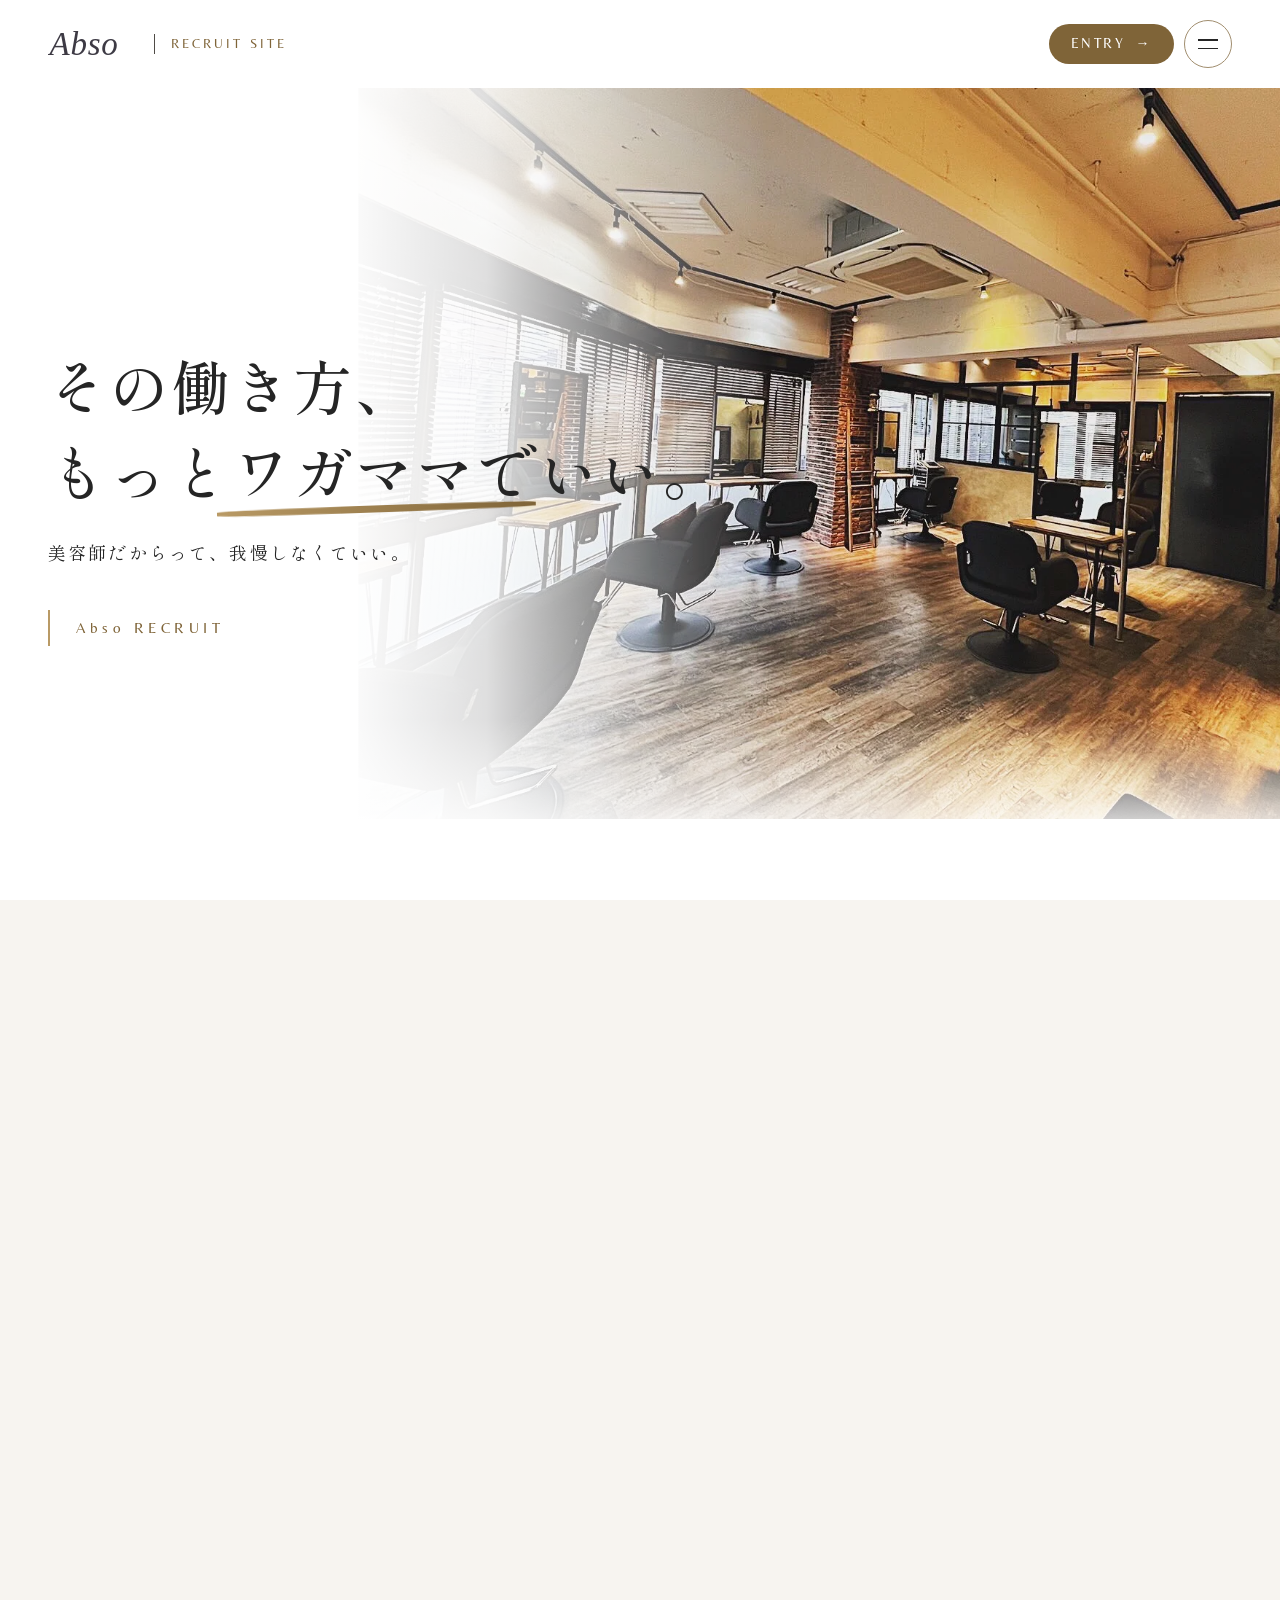
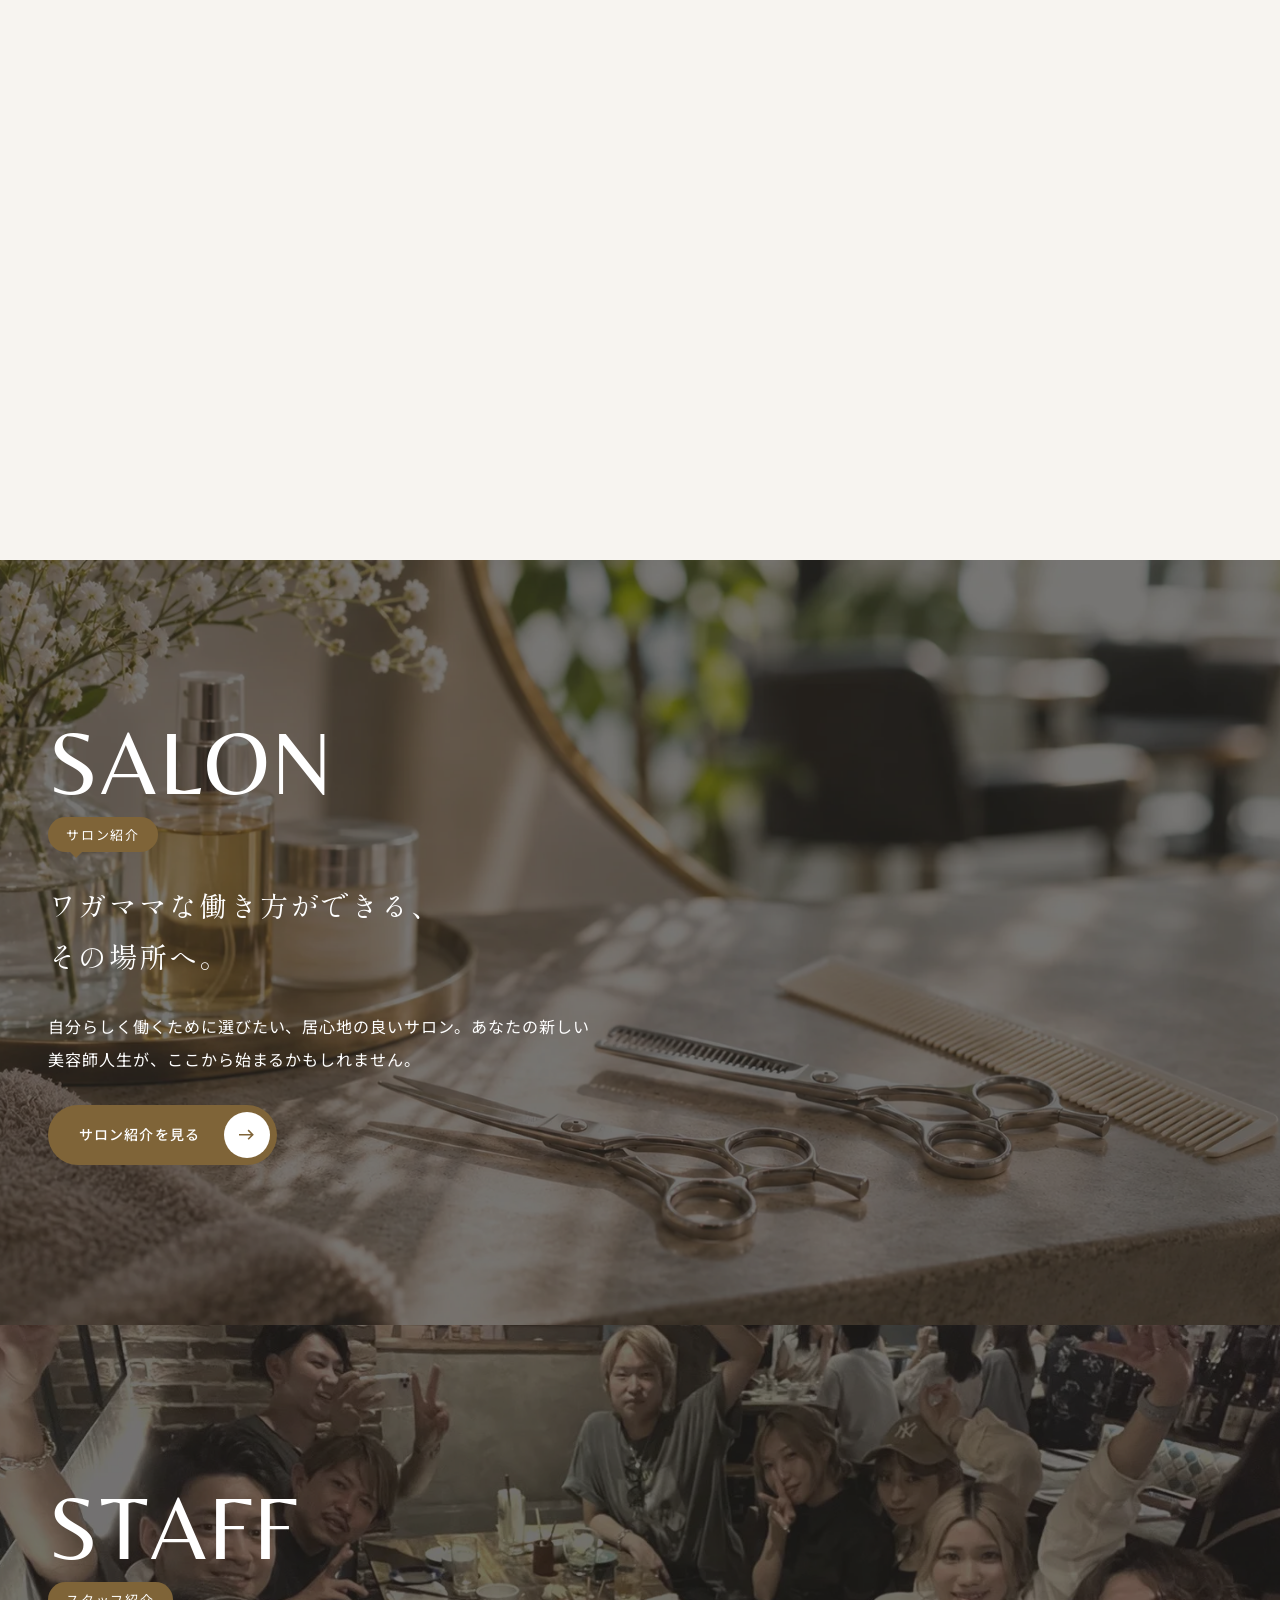
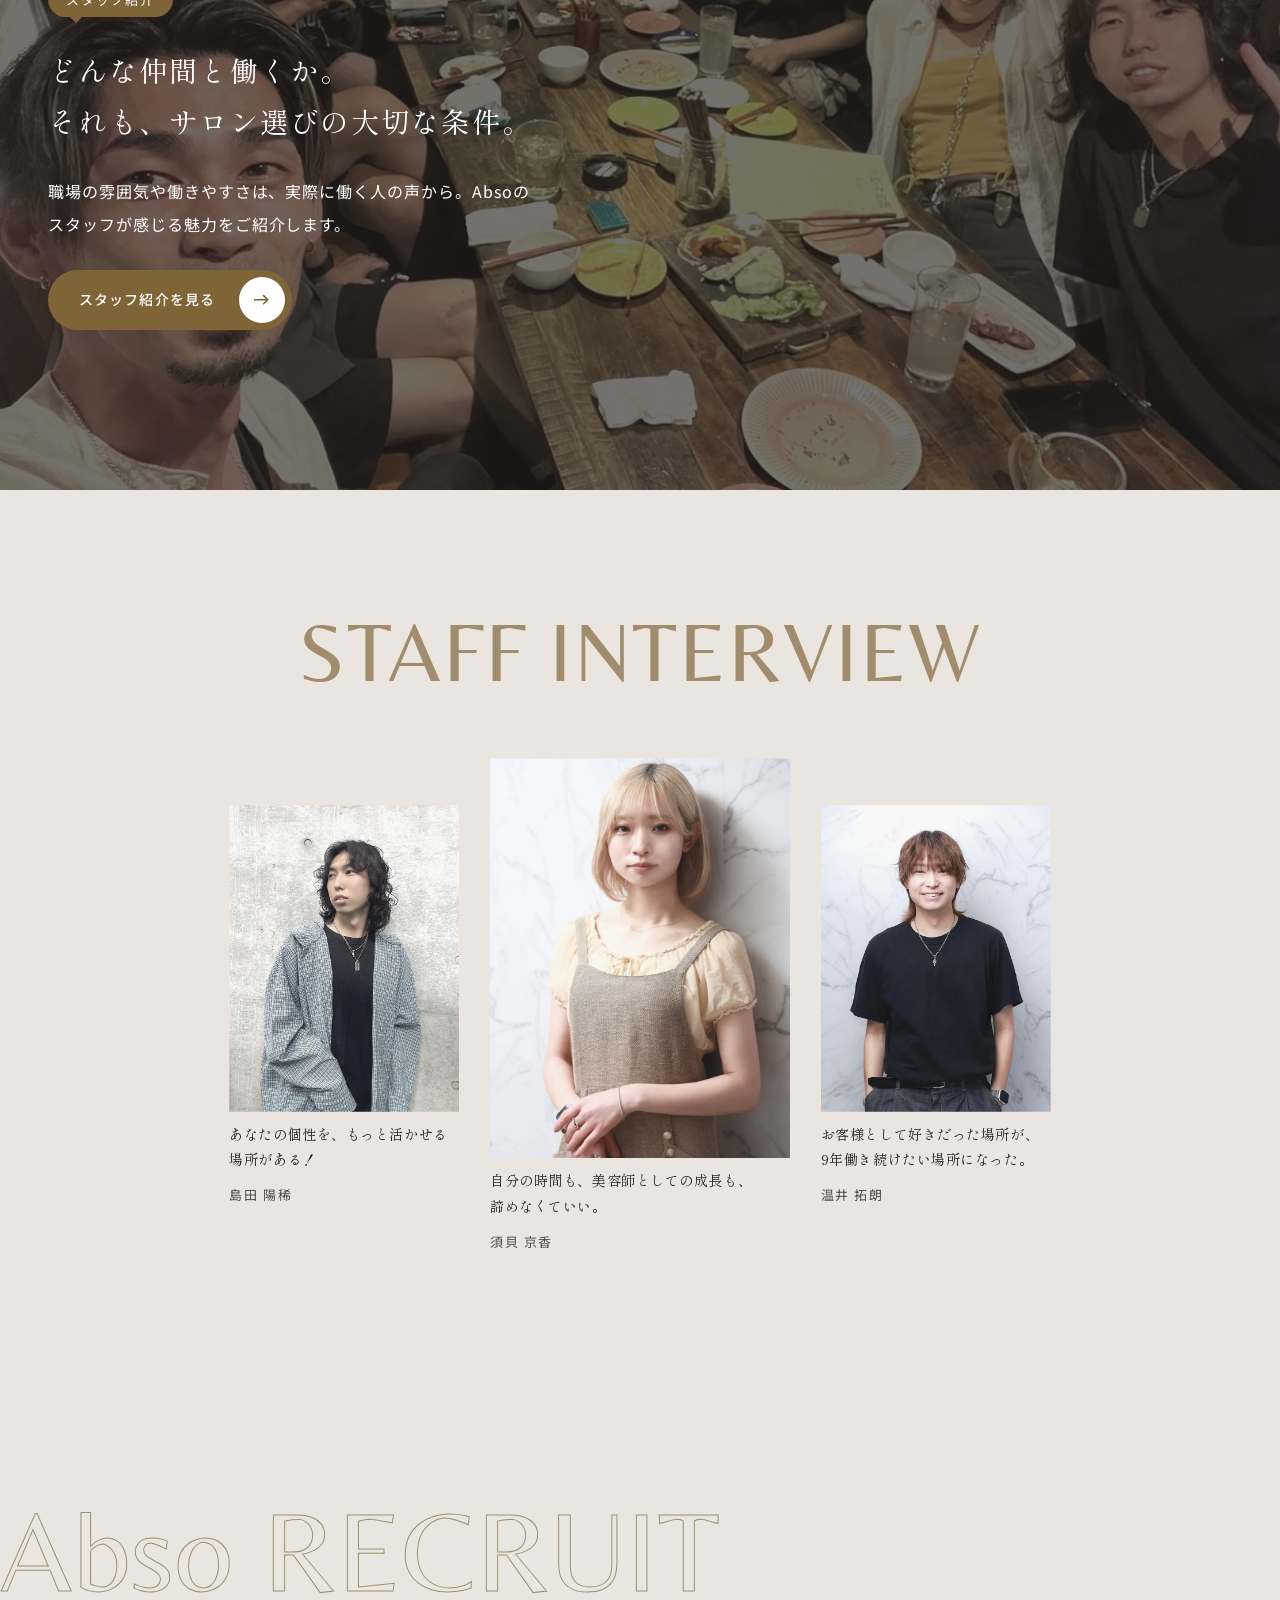
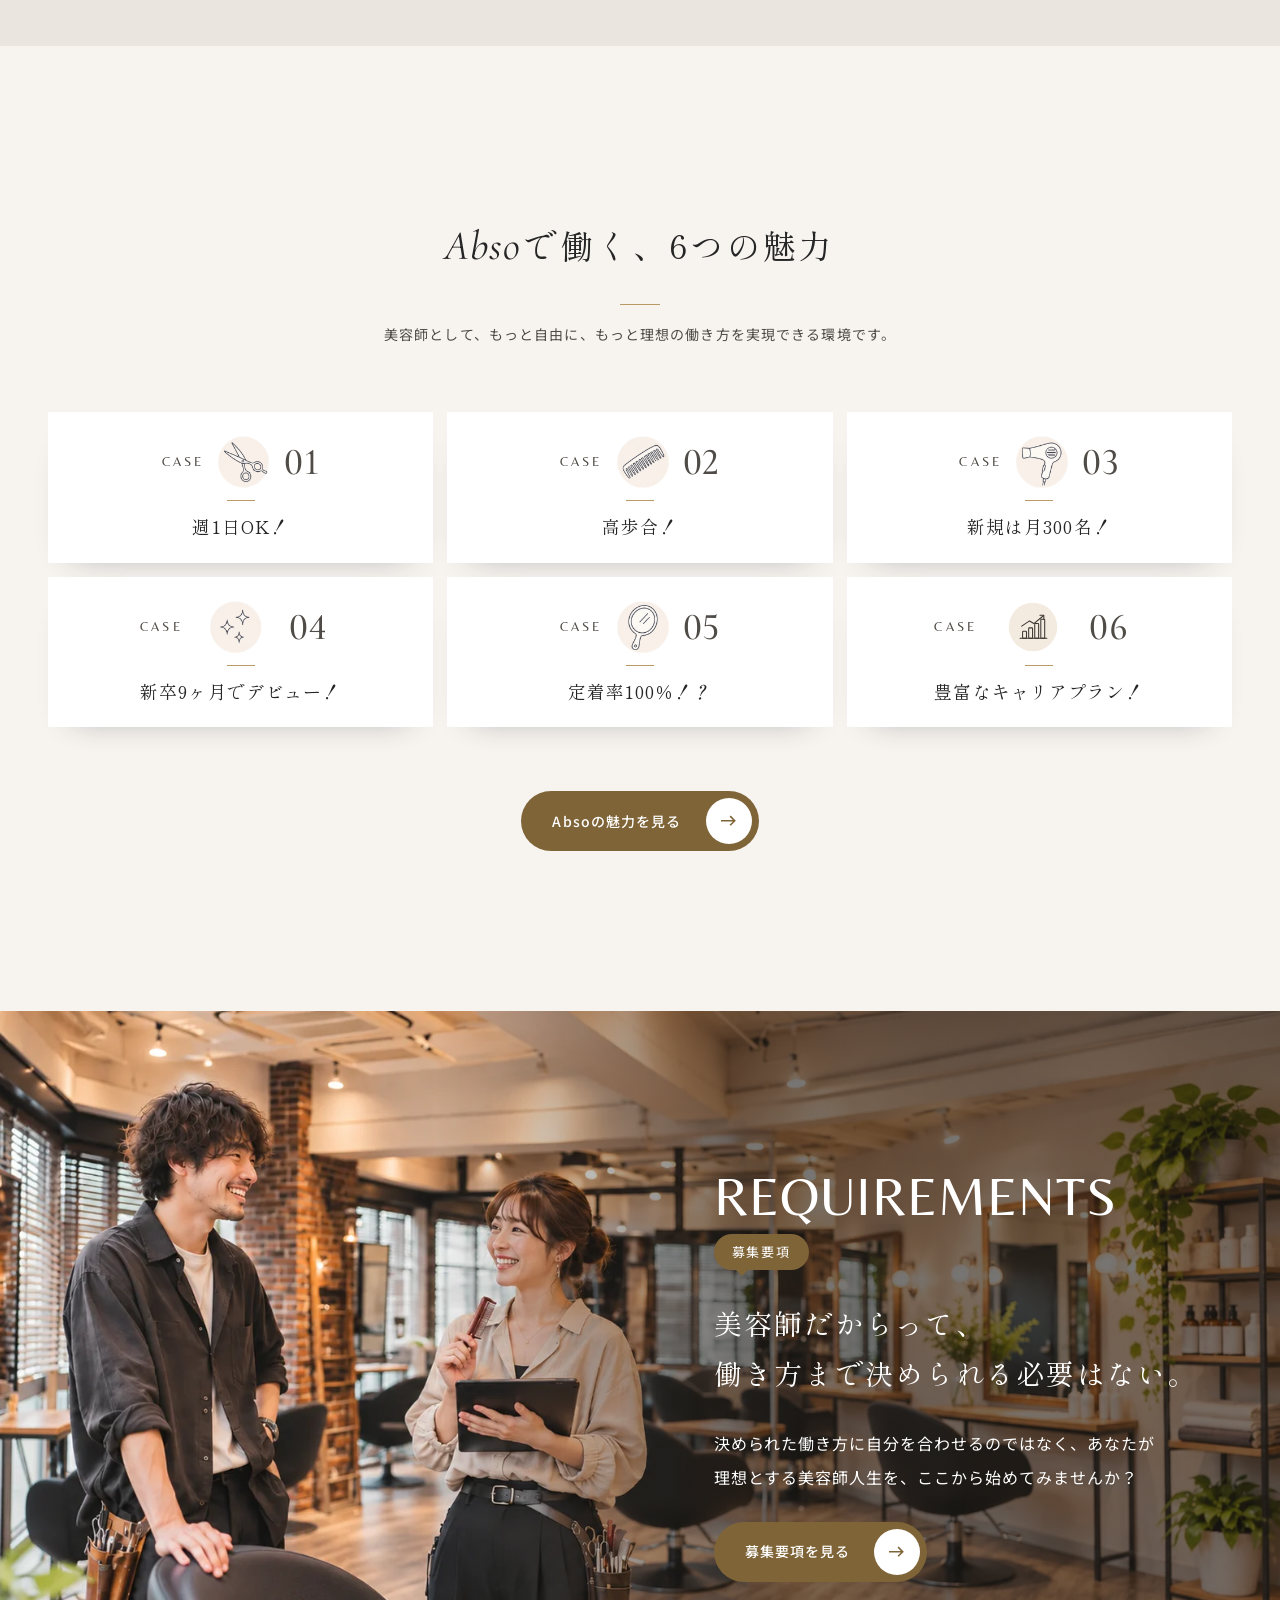
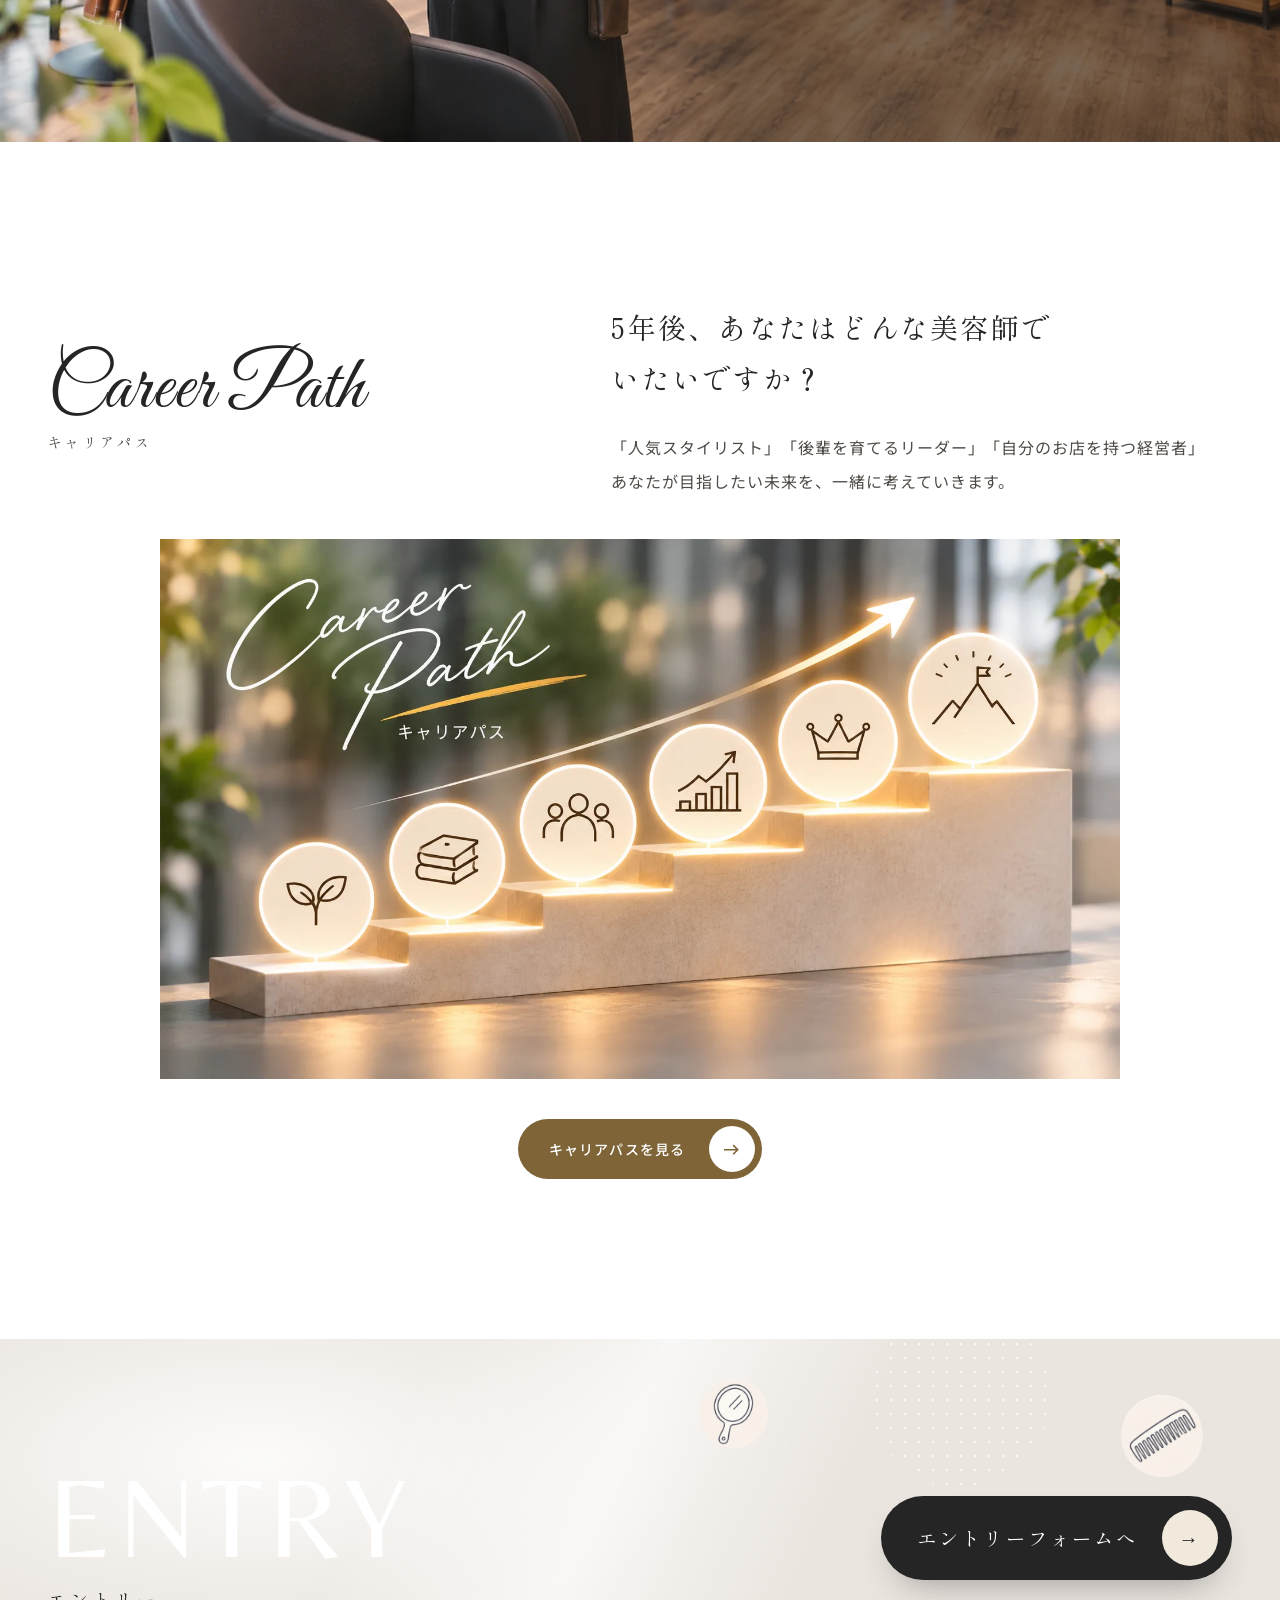
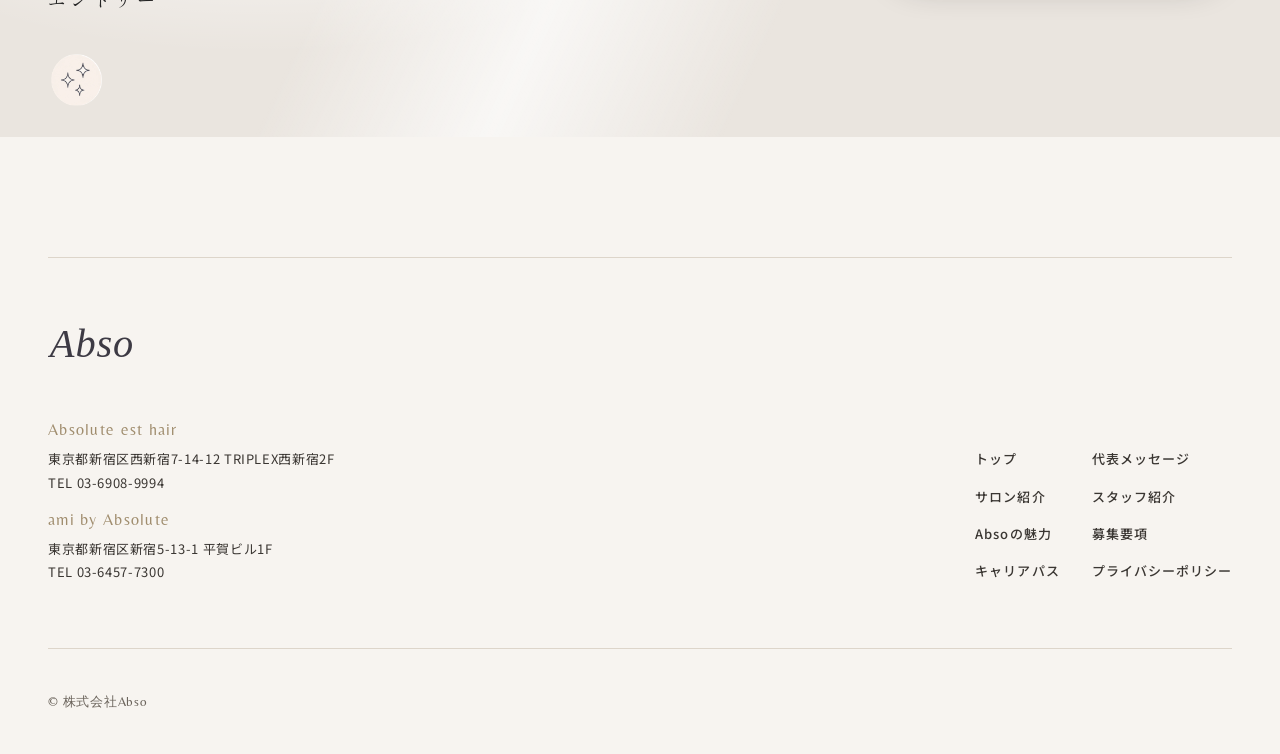
<file: index.html>
<!doctype html>
<html lang="ja">
<head>
<meta charset="utf-8">
<meta name="viewport" content="width=device-width, initial-scale=1">
<meta name="robots" content="noindex, nofollow">
<meta name="generator" content="SPINOVA HP kit v1.0 master">
<title>株式会社Abso 採用サイト｜新宿の美容室 Absolute est hair・ami by Absolute</title>
<meta name="description" content="新宿の美容室 Absolute est hair・ami by Absolute を運営する株式会社Absoの採用サイトです。スタイリスト・アシスタントを募集しています。">
<meta property="og:type" content="website">
<meta property="og:site_name" content="株式会社Abso 採用サイト">
<meta property="og:title" content="株式会社Abso 採用サイト｜新宿の美容室 Absolute est hair・ami by Absolute">
<meta property="og:description" content="新宿の美容室 Absolute est hair・ami by Absolute を運営する株式会社Absoの採用サイトです。スタイリスト・アシスタントを募集しています。">
<meta property="og:url" content="https://hse-inc.github.io/abso-hp/">
<meta property="og:image" content="https://hse-inc.github.io/abso-hp/assets/ogp.jpg?v=20261123c">
<meta property="og:image:width" content="1200">
<meta property="og:image:height" content="630">
<meta name="twitter:card" content="summary_large_image">
<meta name="twitter:image" content="https://hse-inc.github.io/abso-hp/assets/ogp.jpg?v=20261123c">
<link rel="preconnect" href="https://fonts.googleapis.com">
<link rel="preconnect" href="https://fonts.gstatic.com" crossorigin>
<link href="https://fonts.googleapis.com/css2?family=Belleza&family=Great+Vibes&family=Cormorant+Garamond:wght@500&family=Noto+Sans+JP:wght@400;500&family=Shippori+Mincho:wght@400;500&display=swap" rel="stylesheet">
<link rel="icon" href="assets/favicon.ico?v=20261128212101" sizes="any">
<link rel="icon" href="assets/favicon-32.png?v=20261128212101" type="image/png" sizes="32x32">
<link rel="apple-touch-icon" href="assets/apple-touch-icon.png?v=20261128212101">
<link rel="stylesheet" href="tokens.css?v=20261128212101">
<link rel="stylesheet" href="base.css?v=20261128212101">
<link rel="stylesheet" href="style.css?v=20261128212101">
</head>
<body>
<div class="opening" aria-hidden="true"><span class="opening__logo">Abso</span></div>
<div class="progress" aria-hidden="true"></div>

<header class="header header--burger">
  <a class="logo" href="./" aria-label="株式会社Abso 採用サイト トップへ">
    <img class="logo__w" src="assets/logo_w.svg?v=20261128212101" alt="" width="120" height="48">
    <img class="logo__c" src="assets/logo.svg?v=20261128212101" alt="" width="120" height="48">
  </a>
  <span class="header__tag" aria-hidden="true">RECRUIT SITE</span>
  <div class="header__acts">
    <a class="pill" href="entry/">ENTRY<span class="pill__arw" aria-hidden="true">→</span></a>
    <button class="menu-btn" type="button" aria-expanded="false" aria-controls="drawer" aria-label="メニューを開く"><span></span><span></span></button>
  </div>
</header>

<div class="drawer" id="drawer">
  <ul class="drawer__list">
    <li style="--i:0"><a href="./"><span class="drawer__en" aria-hidden="true">TOP</span><span class="drawer__ja">トップ</span></a></li>
    <li style="--i:1"><a href="message/"><span class="drawer__en" aria-hidden="true">MESSAGE</span><span class="drawer__ja">代表メッセージ</span></a></li>
    <li style="--i:2"><a href="salon/"><span class="drawer__en" aria-hidden="true">SALON</span><span class="drawer__ja">サロン紹介</span></a></li>
    <li style="--i:3"><a href="staff/"><span class="drawer__en" aria-hidden="true">STAFF</span><span class="drawer__ja">スタッフ紹介</span></a></li>
    <li style="--i:4"><a href="appeal/"><span class="drawer__en" aria-hidden="true">ABOUT Abso</span><span class="drawer__ja">Absoの魅力</span></a></li>
    <li style="--i:5"><a href="requirements/"><span class="drawer__en" aria-hidden="true">REQUIREMENTS</span><span class="drawer__ja">募集要項</span></a></li>
    <li style="--i:6"><a href="career/"><span class="drawer__en" aria-hidden="true">CAREER PATH</span><span class="drawer__ja">キャリアパス</span></a></li>
  </ul>
</div>

<main>

    <section class="fv" id="top">
    <div class="fv__stage">
      <div class="fv__photo" aria-hidden="true"><img src="assets/fv-store.webp?v=20261128212101" alt="" width="1538" height="1063"></div>
      <div class="fv__veil" aria-hidden="true"></div>
      <div class="wrap fv__body" data-on-photo>
        <h1 class="fv__catch"><span class="fv__line">その働き方、</span><span class="fv__line">もっと<span class="fv__em">ワガママ</span>でいい。</span></h1>
        <p class="fv__lead">美容師だからって、<wbr>我慢しなくていい。</p>
        <p class="fv__brand" aria-hidden="true">Abso RECRUIT</p>
      </div>
      <div class="fv__rep" data-on-photo>
        <div class="fv__rep-img"><img src="assets/rep.webp?v=20261128212101" alt="代表 山口 慎矢" width="763" height="1215"></div>
        <div class="fv__rep-txt">
          <p class="fv__rep-name"><span>代表</span>山口 慎矢</p>
          <a class="btn btn--gold" href="message/" data-todo>代表メッセージを見る<span class="btn__arw"><svg viewBox="0 0 14 10" aria-hidden="true"><path d="M0 5h12M8 1l4 4-4 4" fill="none" stroke="currentColor" stroke-width="1.4"/></svg></span></a>
        </div>
      </div>
    </div>
  </section>

    <section class="sec bgsec" id="salon">
    <div class="bgsec__bg" aria-hidden="true"><img src="assets/salon-tools.webp?v=20261128212101" alt="" width="1600" height="901" loading="lazy"></div>
    <div class="wrap bgsec__in" data-on-photo>
      <div class="ttl2">
        <p class="ttl2__en" aria-hidden="true"><span class="mask"><span>SALON</span></span></p>
        <p class="ttl2__ja">サロン紹介</p>
      </div>
      <h2 class="head rv">ワガママな<wbr>働き方が<wbr>できる、<br>その場所へ。</h2>
      <p class="body rv">自分らしく<wbr>働くために<wbr>選びたい、<wbr>居心地の<wbr>良いサロン。<wbr>あなたの<wbr>新しい<wbr>美容師人生が、<wbr>ここから<wbr>始まるかも<wbr>しれません。</p>
      <p class="sec__more"><a class="btn btn--gold" href="salon/" data-todo>サロン紹介を見る<span class="btn__arw"><svg viewBox="0 0 14 10" aria-hidden="true"><path d="M0 5h12M8 1l4 4-4 4" fill="none" stroke="currentColor" stroke-width="1.4"/></svg></span></a></p>
    </div>
  </section>

    <section class="sec bgsec" id="staff">
    <div class="bgsec__bg" aria-hidden="true"><img src="assets/staff-party.webp?v=20261128212101" alt="" width="1441" height="829" loading="lazy"></div>
    <div class="wrap bgsec__in" data-on-photo>
      <div class="ttl2">
        <p class="ttl2__en" aria-hidden="true"><span class="mask"><span>STAFF</span></span></p>
        <p class="ttl2__ja">スタッフ紹介</p>
      </div>
      <h2 class="head rv">どんな仲間と<wbr>働くか。<br>それも、<wbr>サロン選びの<wbr>大切な条件。</h2>
      <p class="body rv">職場の<wbr>雰囲気や<wbr>働きやすさは、<wbr>実際に<wbr>働く人の<wbr>声から。<wbr>Absoの<wbr>スタッフが<wbr>感じる<wbr>魅力を<wbr>ご紹介します。</p>
      <p class="sec__more"><a class="btn btn--gold" href="staff/" data-todo>スタッフ紹介を見る<span class="btn__arw"><svg viewBox="0 0 14 10" aria-hidden="true"><path d="M0 5h12M8 1l4 4-4 4" fill="none" stroke="currentColor" stroke-width="1.4"/></svg></span></a></p>
    </div>
  </section>
  <section class="interview">
    <p class="interview__en" aria-hidden="true">STAFF INTERVIEW</p>
    <ul class="faces">
      <li class="face rv"><a href="staff/"><span class="face__img pic"><img src="assets/st-shimada.webp?v=20261128212101" alt="" width="800" height="1075" loading="lazy"></span><span class="face__catch">あなたの個性を、<wbr>もっと活かせる<wbr>場所がある！</span><span class="face__name">島田 陽稀</span></a></li>
      <li class="face face--main rv"><a href="staff/"><span class="face__img pic"><img src="assets/st-sugai.webp?v=20261128212101" alt="" width="800" height="1200" loading="lazy"></span><span class="face__catch">自分の時間も、<wbr>美容師としての成長も、<wbr>諦めなくていい。</span><span class="face__name">須貝 京香</span></a></li>
      <li class="face rv"><a href="staff/"><span class="face__img pic"><img src="assets/st-nukui.webp?v=20261128212101" alt="" width="800" height="1200" loading="lazy"></span><span class="face__catch">お客様として<wbr>好きだった場所が、<wbr>9年働き続けたい<wbr>場所になった。</span><span class="face__name">温井 拓朗</span></a></li>
    </ul>
    <p class="faces__dots" aria-hidden="true"><span class="is-on"></span><span></span><span></span></p>
  </section>

  <div class="marquee" aria-hidden="true"><div class="marquee__in"><span>Abso RECRUIT</span><span>Abso RECRUIT</span><span>Abso RECRUIT</span><span>Abso RECRUIT</span><span>Abso RECRUIT</span><span>Abso RECRUIT</span></div></div>

    <section class="sec appeal" id="appeal">
    <div class="wrap appeal__in">
      <div class="appeal__head">
        <h2 class="appeal__ttl"><span class="appeal__abso">Abso</span>で<wbr>働く、<wbr>6つの魅力</h2>
        <p class="appeal__sub" data-todo>美容師として、<wbr>もっと自由に、<wbr>もっと理想の<wbr>働き方を<wbr>実現できる<wbr>環境です。</p>
      </div>
      <ol class="points">
        <li class="point rv"><span class="point__lbl" aria-hidden="true">CASE</span><img class="point__ic" src="assets/il-scissors.webp?v=20261128212101" alt="" width="360" height="360" loading="lazy" aria-hidden="true"><span class="point__no" aria-hidden="true">01</span><span class="point__t">週1日OK！</span></li>
        <li class="point rv"><span class="point__lbl" aria-hidden="true">CASE</span><img class="point__ic" src="assets/il-comb.webp?v=20261128212101" alt="" width="360" height="360" loading="lazy" aria-hidden="true"><span class="point__no" aria-hidden="true">02</span><span class="point__t">高歩合！</span></li>
        <li class="point rv"><span class="point__lbl" aria-hidden="true">CASE</span><img class="point__ic" src="assets/il-dryer.webp?v=20261128212101" alt="" width="360" height="360" loading="lazy" aria-hidden="true"><span class="point__no" aria-hidden="true">03</span><span class="point__t">新規は<wbr>月300名！</span></li>
        <li class="point rv"><span class="point__lbl" aria-hidden="true">CASE</span><img class="point__ic" src="assets/il-sparkle.webp?v=20261128212101" alt="" width="360" height="360" loading="lazy" aria-hidden="true"><span class="point__no" aria-hidden="true">04</span><span class="point__t">新卒9ヶ月で<wbr>デビュー！</span></li>
        <li class="point rv"><span class="point__lbl" aria-hidden="true">CASE</span><img class="point__ic" src="assets/il-mirror.webp?v=20261128212101" alt="" width="360" height="360" loading="lazy" aria-hidden="true"><span class="point__no" aria-hidden="true">05</span><span class="point__t">定着率<wbr><span class="nb">100％！<span class="tilt">？</span></span></span></li>
        <li class="point rv"><span class="point__lbl" aria-hidden="true">CASE</span><img class="point__ic" src="assets/il-graph.svg?v=20261128212101" alt="" width="120" height="120" loading="lazy" aria-hidden="true"><span class="point__no" aria-hidden="true">06</span><span class="point__t">豊富な<wbr>キャリアプラン！</span></li>
      </ol>
      <p class="appeal__more"><a class="btn btn--gold" href="appeal/" data-todo>Absoの魅力を見る<span class="btn__arw"><svg viewBox="0 0 14 10" aria-hidden="true"><path d="M0 5h12M8 1l4 4-4 4" fill="none" stroke="currentColor" stroke-width="1.4"/></svg></span></a></p>
    </div>
  </section>

    <section class="req" id="requirements">
    <div class="req__photo" aria-hidden="true"><img src="assets/req-duo.webp?v=20261128212101" alt="" width="1600" height="900" loading="lazy"></div>
    <div class="wrap req__in" data-on-photo>
      <div class="ttl2">
        <p class="ttl2__en" aria-hidden="true"><span class="mask"><span>REQUIREMENTS</span></span></p>
        <p class="ttl2__ja">募集要項</p>
      </div>
      <h2 class="head rv">美容師だからって、<br>働き方まで<wbr>決められる<wbr>必要はない。</h2>
      <p class="body rv">決められた<wbr>働き方に<wbr>自分を<wbr>合わせるのではなく、<wbr>あなたが<wbr>理想とする<wbr>美容師人生を、<wbr>ここから<wbr>始めて<wbr>みませんか？</p>
      <p class="sec__more"><a class="btn btn--gold" href="requirements/" data-todo>募集要項を見る<span class="btn__arw"><svg viewBox="0 0 14 10" aria-hidden="true"><path d="M0 5h12M8 1l4 4-4 4" fill="none" stroke="currentColor" stroke-width="1.4"/></svg></span></a></p>
    </div>
  </section>

    <section class="sec career" id="career">
    <div class="wrap career__in">
      <p class="career__logo" aria-hidden="true">Career Path<span>キャリアパス</span></p>
      <div class="career__txt">
        <h2 class="head rv">5年後、<wbr>あなたは<wbr>どんな<wbr>美容師で<wbr>いたいですか？</h2>
        <p class="body rv">「人気スタイリスト」<wbr>「後輩を<wbr>育てるリーダー」<wbr>「自分の<wbr>お店を<wbr>持つ経営者」<br>あなたが<wbr>目指したい<wbr>未来を、<wbr>一緒に<wbr>考えていきます。</p>
      </div>
      <div class="career__img pic"><img src="assets/career.webp?v=20261128212101" alt="キャリアパスのイメージ（階段）" width="1671" height="941" loading="lazy"></div>
      <p class="career__more"><a class="btn btn--gold" href="career/" data-todo>キャリアパスを見る<span class="btn__arw"><svg viewBox="0 0 14 10" aria-hidden="true"><path d="M0 5h12M8 1l4 4-4 4" fill="none" stroke="currentColor" stroke-width="1.4"/></svg></span></a></p>
    </div>
  </section>

    <section class="entry" id="entry">
    <span class="dots dots--e1" aria-hidden="true"></span>
    <div class="entry__light" aria-hidden="true"></div>
    <img class="deco deco--e" src="assets/il-comb.webp?v=20261128212101" alt="" width="360" height="360" loading="lazy" aria-hidden="true"><img class="deco deco--f" src="assets/il-mirror.webp?v=20261128212101" alt="" width="360" height="360" loading="lazy" aria-hidden="true"><img class="deco deco--m" src="assets/il-sparkle.webp?v=20261128212101" alt="" width="360" height="360" loading="lazy" aria-hidden="true">
    <div class="wrap entry__in">
      <div class="entry__head">
        <p class="entry__en" aria-hidden="true">ENTRY</p>
        <h2 class="entry__ja">エントリー</h2>
      </div>
      <a class="entry__btn" href="entry/" data-todo>エントリーフォームへ<span aria-hidden="true">→</span></a>
    </div>
  </section>

</main>

<footer class="footer">
  <div class="wrap footer__top">
    <div class="footer__co">
      <a class="footer__logo" href="./" aria-label="株式会社Abso 採用サイト トップへ"><img src="assets/logo.svg?v=20261128212101" alt="" width="120" height="48" loading="lazy"></a>
      <dl class="footer__info">
        <dt>Absolute est hair</dt><dd>東京都新宿区西新宿7-14-12 <span class="nb">TRIPLEX西新宿2F</span><br><a class="nb" href="tel:0369089994">TEL 03-6908-9994</a></dd>
        <dt>ami by Absolute</dt><dd>東京都新宿区新宿5-13-1 <span class="nb">平賀ビル1F</span><br><a class="nb" href="tel:0364577300">TEL 03-6457-7300</a></dd>
      </dl>
    </div>
    <ul class="footer__nav">
      <li><a href="./">トップ</a></li>
      <li><a href="message/">代表メッセージ</a></li>
      <li><a href="salon/">サロン紹介</a></li>
      <li><a href="staff/">スタッフ紹介</a></li>
      <li><a href="appeal/">Absoの魅力</a></li>
      <li><a href="requirements/">募集要項</a></li>
      <li><a href="career/">キャリアパス</a></li>
      <li><a href="privacy/">プライバシーポリシー</a></li>
    </ul>
  </div>
  <p class="wrap footer__copy">© 株式会社Abso</p>
</footer>

<script src="site.js?v=20261128212101"></script>
</body>
</html>
</file>
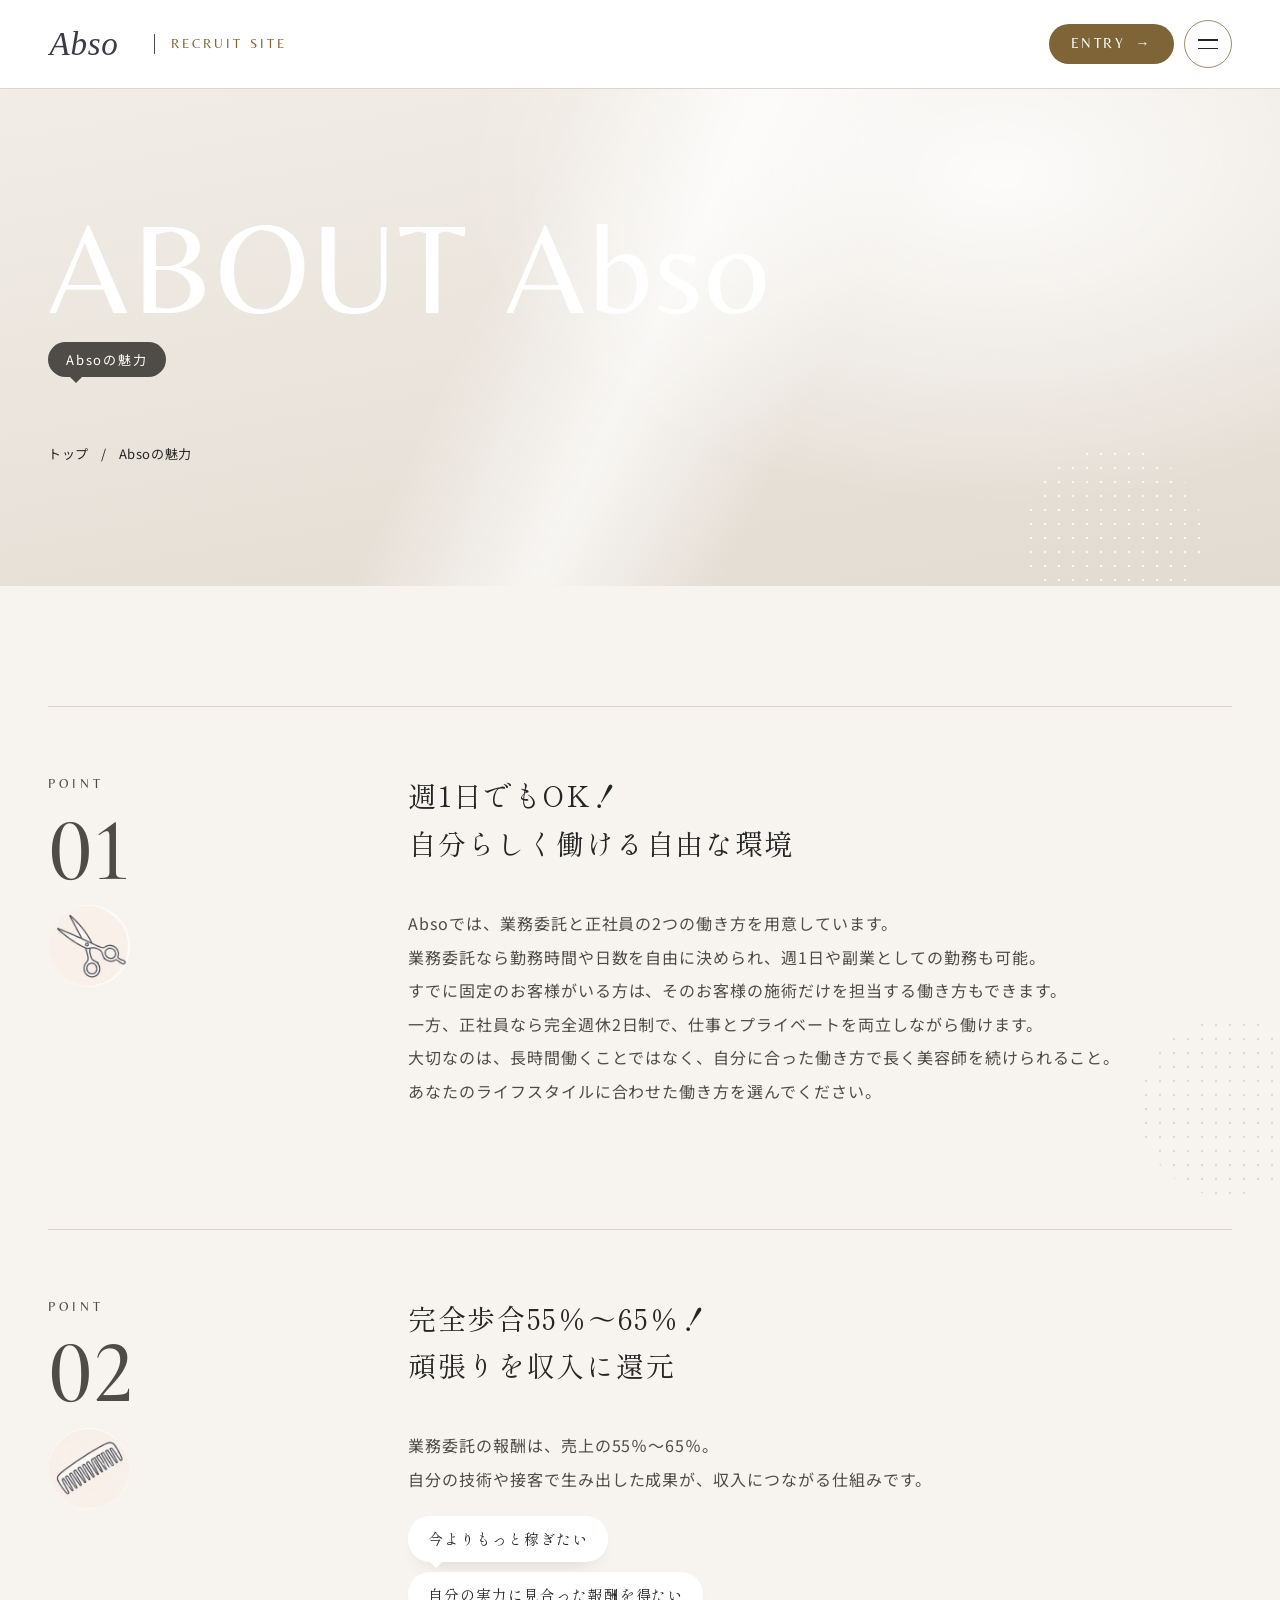
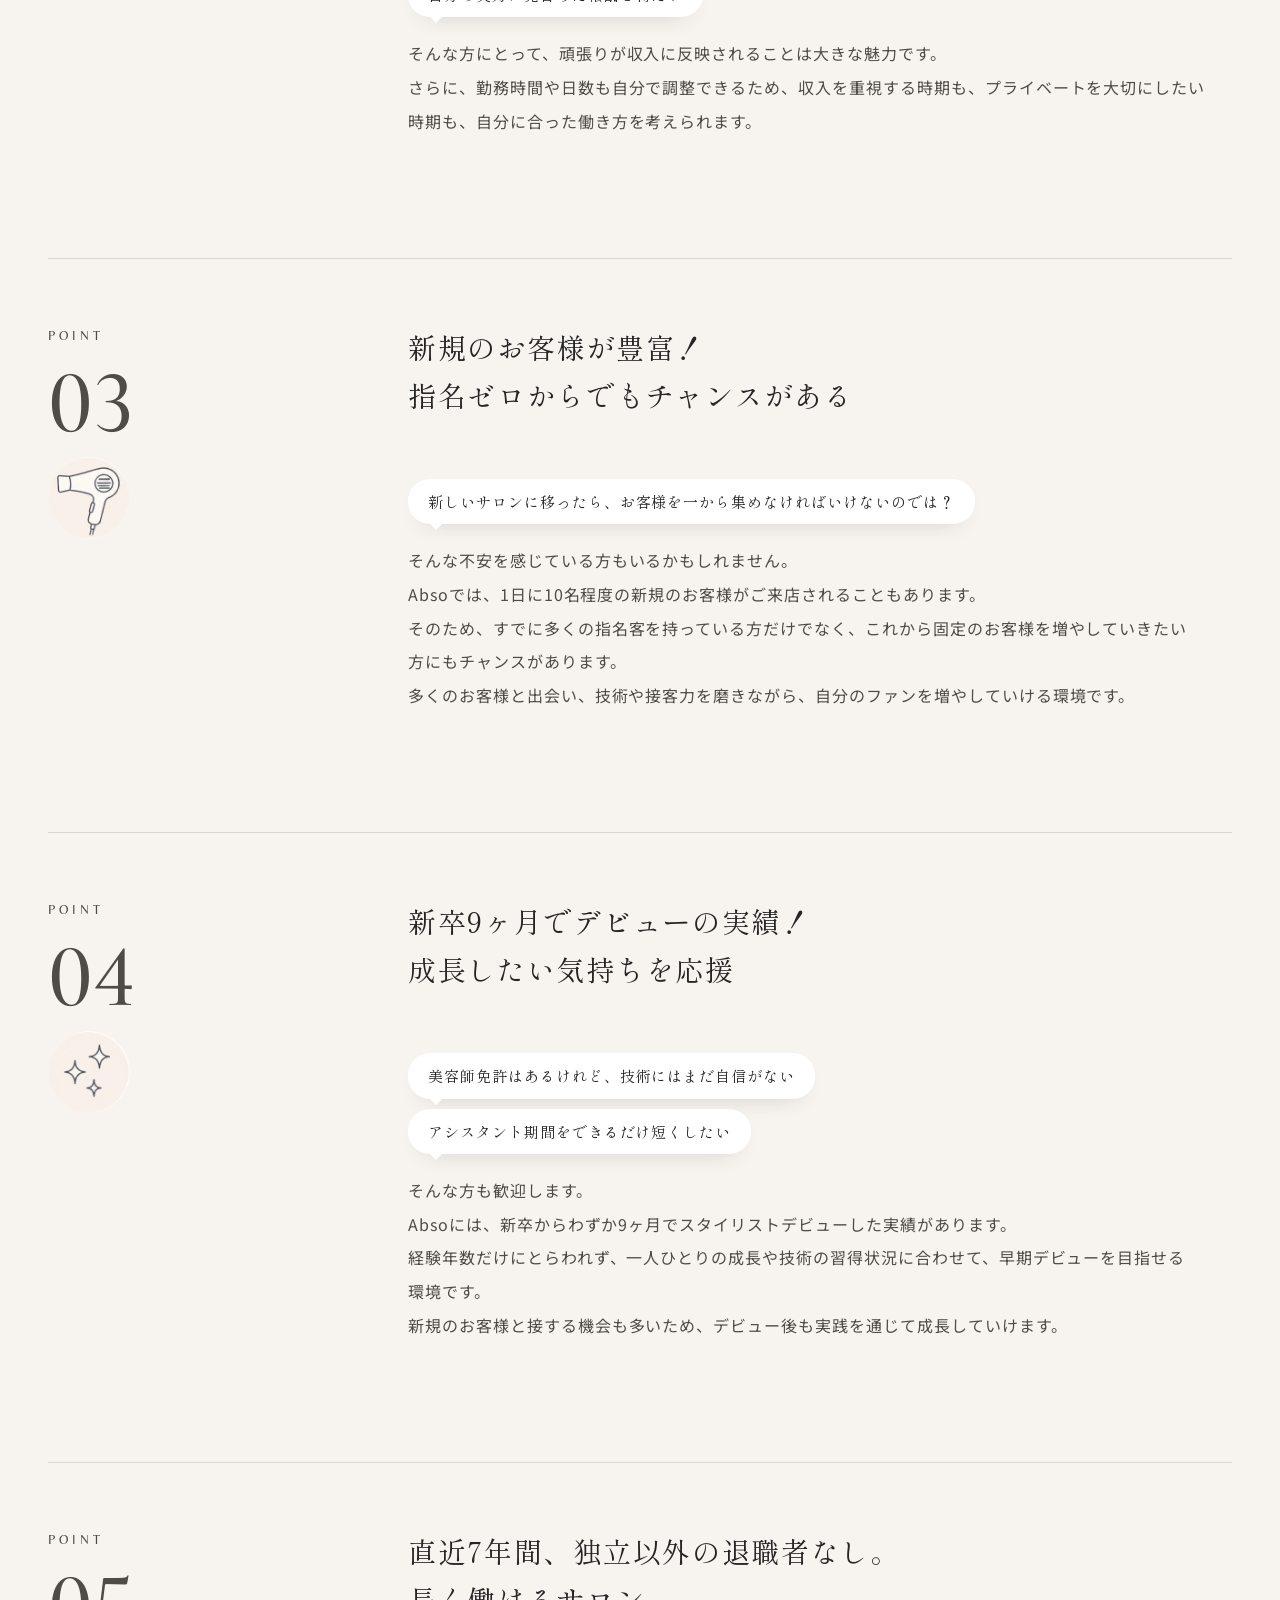
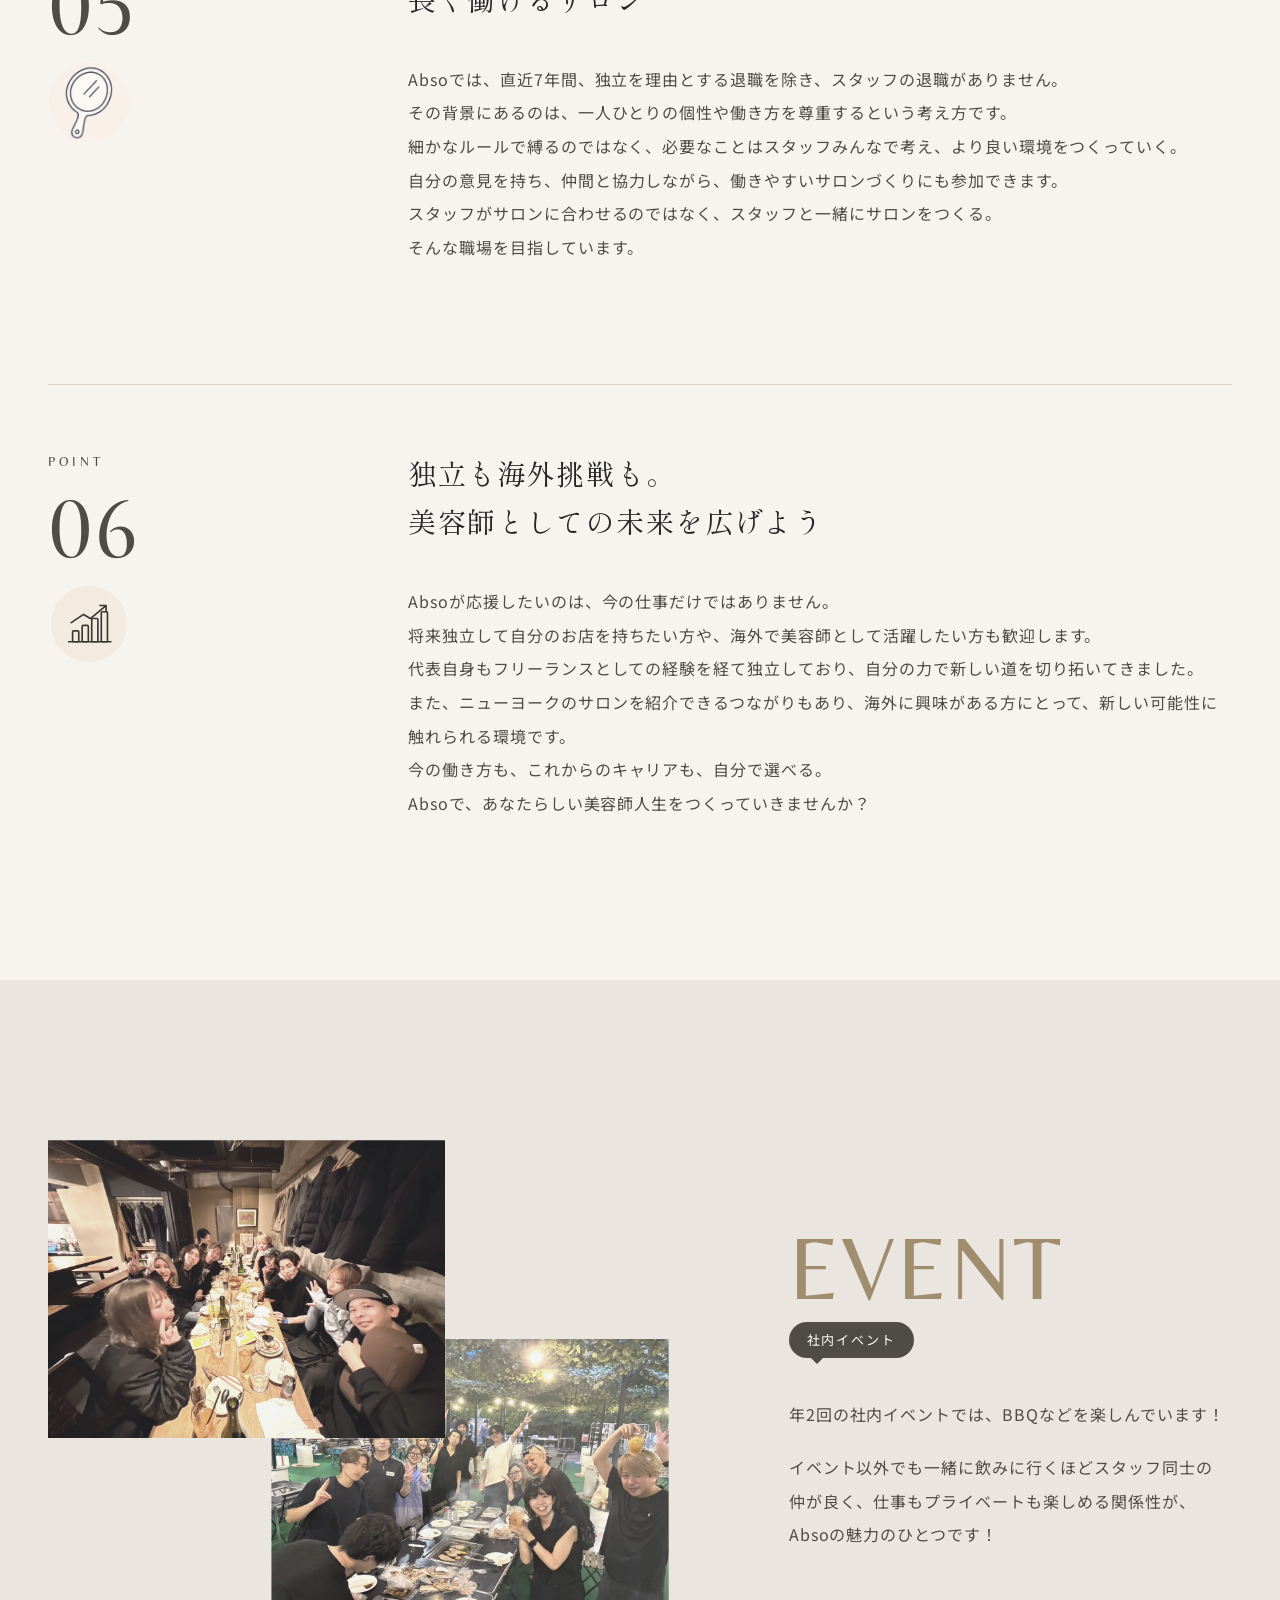
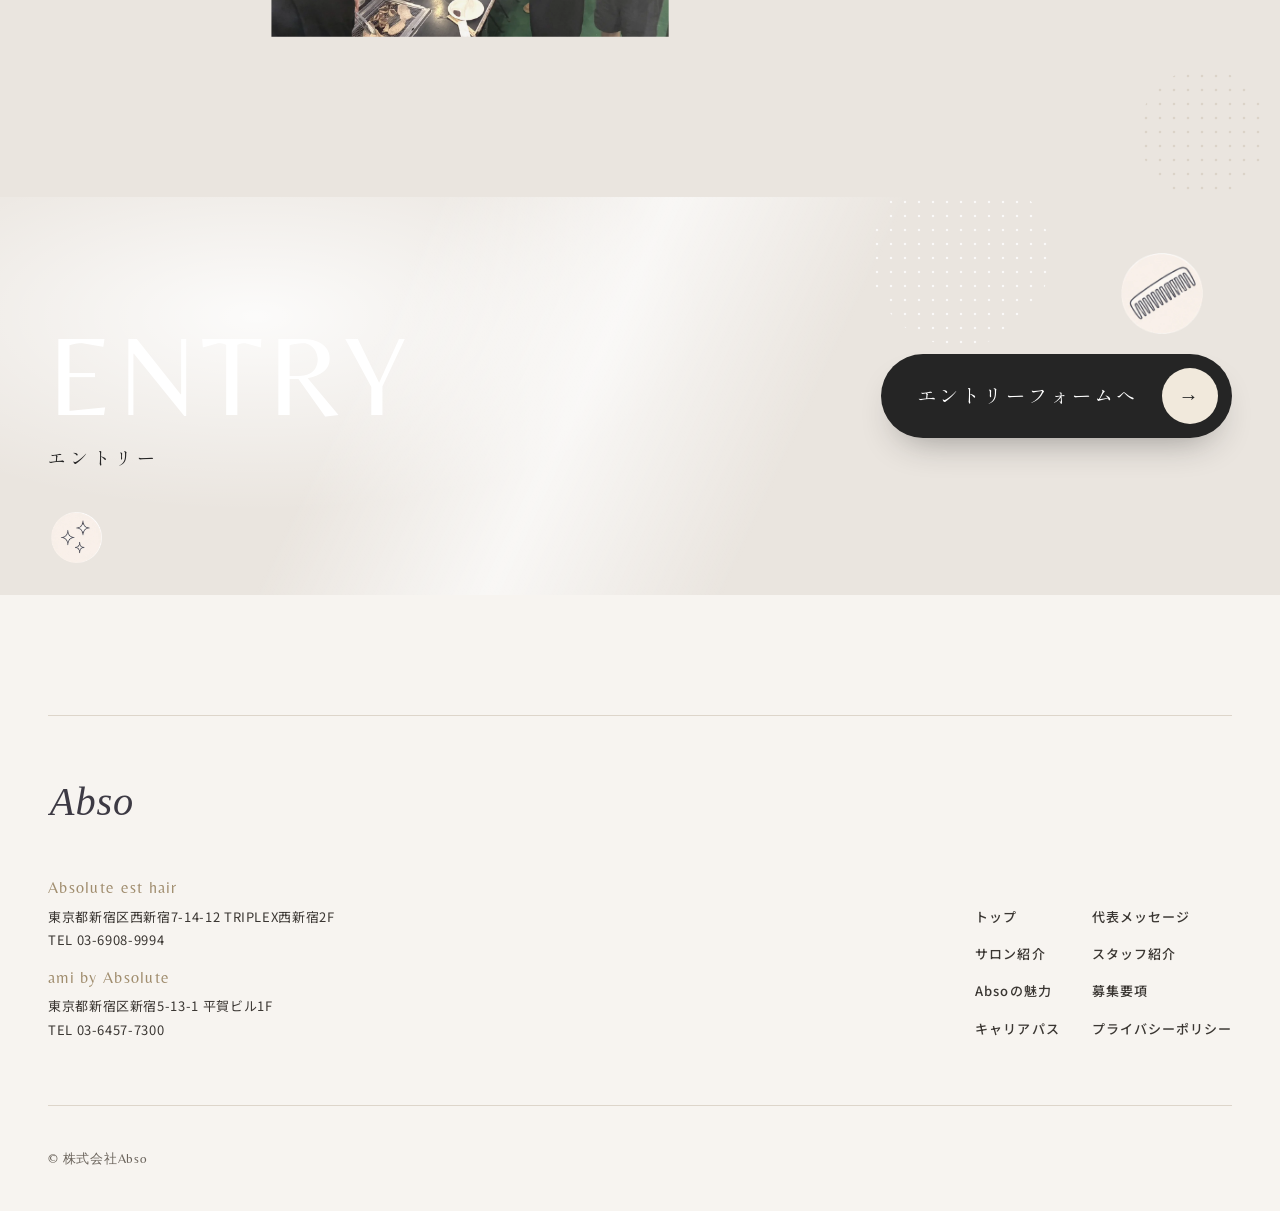
<file: appeal/index.html>
<!doctype html>
<html lang="ja">
<head>
<meta charset="utf-8">
<meta name="viewport" content="width=device-width, initial-scale=1">
<meta name="robots" content="noindex, nofollow">
<meta name="generator" content="SPINOVA HP kit v1.0 master">
<title>Absoの魅力｜株式会社Abso 採用サイト</title>
<meta name="description" content="株式会社Absoで働く魅力をご紹介します。">
<meta property="og:type" content="article">
<meta property="og:site_name" content="株式会社Abso 採用サイト">
<meta property="og:title" content="Absoの魅力｜株式会社Abso 採用サイト">
<meta property="og:description" content="株式会社Absoで働く魅力をご紹介します。">
<meta property="og:url" content="https://hse-inc.github.io/abso-hp/appeal/">
<meta property="og:image" content="https://hse-inc.github.io/abso-hp/assets/ogp.jpg?v=20261123c">
<meta property="og:image:width" content="1200">
<meta property="og:image:height" content="630">
<meta name="twitter:card" content="summary_large_image">
<meta name="twitter:image" content="https://hse-inc.github.io/abso-hp/assets/ogp.jpg?v=20261123c">
<link rel="preconnect" href="https://fonts.googleapis.com">
<link rel="preconnect" href="https://fonts.gstatic.com" crossorigin>
<link href="https://fonts.googleapis.com/css2?family=Belleza&family=Great+Vibes&family=Cormorant+Garamond:wght@500&family=Noto+Sans+JP:wght@400;500&family=Shippori+Mincho:wght@400;500&display=swap" rel="stylesheet">
<link rel="icon" href="../assets/favicon.ico?v=20261128212101" sizes="any">
<link rel="icon" href="../assets/favicon-32.png?v=20261128212101" type="image/png" sizes="32x32">
<link rel="apple-touch-icon" href="../assets/apple-touch-icon.png?v=20261128212101">
<link rel="stylesheet" href="../tokens.css?v=20261128212101">
<link rel="stylesheet" href="../base.css?v=20261128212101">
<link rel="stylesheet" href="../style.css?v=20261128212101">
</head>
<body class="is-sub is-sub--appeal">
<div class="opening" aria-hidden="true"><span class="opening__logo">Abso</span></div>
<div class="progress" aria-hidden="true"></div>

<header class="header header--burger">
  <a class="logo" href="../" aria-label="株式会社Abso 採用サイト トップへ">
    <img class="logo__w" src="../assets/logo_w.svg?v=20261128212101" alt="" width="120" height="48">
    <img class="logo__c" src="../assets/logo.svg?v=20261128212101" alt="" width="120" height="48">
  </a>
  <span class="header__tag" aria-hidden="true">RECRUIT SITE</span>
  <div class="header__acts">
    <a class="pill" href="../entry/">ENTRY<span class="pill__arw" aria-hidden="true">→</span></a>
    <button class="menu-btn" type="button" aria-expanded="false" aria-controls="drawer" aria-label="メニューを開く"><span></span><span></span></button>
  </div>
</header>

<div class="drawer" id="drawer">
  <ul class="drawer__list">
    <li style="--i:0"><a href="../"><span class="drawer__en" aria-hidden="true">TOP</span><span class="drawer__ja">トップ</span></a></li>
    <li style="--i:1"><a href="../message/"><span class="drawer__en" aria-hidden="true">MESSAGE</span><span class="drawer__ja">代表メッセージ</span></a></li>
    <li style="--i:2"><a href="../salon/"><span class="drawer__en" aria-hidden="true">SALON</span><span class="drawer__ja">サロン紹介</span></a></li>
    <li style="--i:3"><a href="../staff/"><span class="drawer__en" aria-hidden="true">STAFF</span><span class="drawer__ja">スタッフ紹介</span></a></li>
    <li style="--i:4"><a href="../appeal/" aria-current="page"><span class="drawer__en" aria-hidden="true">ABOUT Abso</span><span class="drawer__ja">Absoの魅力</span></a></li>
    <li style="--i:5"><a href="../requirements/"><span class="drawer__en" aria-hidden="true">REQUIREMENTS</span><span class="drawer__ja">募集要項</span></a></li>
    <li style="--i:6"><a href="../career/"><span class="drawer__en" aria-hidden="true">CAREER PATH</span><span class="drawer__ja">キャリアパス</span></a></li>
  </ul>
</div>

<main>
    <section class="phero">
    <div class="phero__light" aria-hidden="true"></div>
    <span class="dots dots--p1" aria-hidden="true"></span>
    <div class="wrap phero__in">
      <div class="ttl2">
        <p class="ttl2__en" aria-hidden="true"><span class="mask"><span>ABOUT</span></span><span class="mask"><span>Abso</span></span></p>
        <h1 class="ttl2__ja">Absoの<wbr>魅力</h1>
      </div>
      <ol class="crumb"><li><a href="../">トップ</a></li><li>Absoの<wbr>魅力</li></ol>
    </div>
  </section>

  <section class="sec feats">
    <span class="dots dots--f2" aria-hidden="true"></span>
    <ol class="wrap feats__list">
      <li class="feat">
        <div class="feat__mark rv" aria-hidden="true"><span class="feat__lbl">POINT</span><span class="feat__no">01</span><img src="../assets/il-scissors.webp?v=20261128212101" alt="" width="360" height="360" loading="lazy"></div>
        <div class="feat__txt">
          <h2 class="feat__h rv">週1日でもOK！<br>自分らしく<wbr>働ける<wbr>自由な環境</h2>
          <div class="body rv">
            <p>Absoでは、<wbr>業務委託と<wbr>正社員の2つの<wbr>働き方を<wbr>用意しています。<br>業務委託なら<wbr>勤務時間や<wbr>日数を<wbr>自由に<wbr>決められ、<wbr>週1日や<wbr>副業としての<wbr>勤務も<wbr>可能。<br>すでに<wbr>固定の<wbr>お客様がいる<wbr>方は、<wbr>その<wbr>お客様の<wbr>施術だけを<wbr>担当する<wbr>働き方もできます。<br>一方、<wbr>正社員なら<wbr>完全週休2日制で、<wbr>仕事と<wbr>プライベートを<wbr>両立しながら<wbr>働けます。<br>大切なのは、<wbr>長時間働くことではなく、<wbr>自分に<wbr>合った<wbr>働き方で<wbr>長く美容師を<wbr>続けられること。<br>あなたの<wbr>ライフスタイルに<wbr>合わせた<wbr>働き方を<wbr>選んでください。</p>
          </div>
        </div>
      </li>
      <li class="feat">
        <div class="feat__mark rv" aria-hidden="true"><span class="feat__lbl">POINT</span><span class="feat__no">02</span><img src="../assets/il-comb.webp?v=20261128212101" alt="" width="360" height="360" loading="lazy"></div>
        <div class="feat__txt">
          <h2 class="feat__h rv">完全歩合55％〜65％！<br>頑張りを<wbr>収入に<wbr>還元</h2>
          <div class="body rv">
            <p>業務委託の<wbr>報酬は、<wbr>売上の55％〜65％。<br>自分の<wbr>技術や<wbr>接客で<wbr>生み出した<wbr>成果が、<wbr>収入につながる<wbr>仕組みです。</p>
            <ul class="voices voices--s"><li>今よりもっと<wbr>稼ぎたい</li><li>自分の<wbr>実力に<wbr>見合った<wbr>報酬を<wbr>得たい</li></ul>
            <p>そんな<wbr>方にとって、<wbr>頑張りが<wbr>収入に<wbr>反映されることは<wbr>大きな<wbr>魅力です。<br>さらに、<wbr>勤務時間や<wbr>日数も<wbr>自分で<wbr>調整できるため、<wbr>収入を<wbr>重視する<wbr>時期も、<wbr>プライベートを<wbr>大切にしたい<wbr>時期も、<wbr>自分に<wbr>合った<wbr>働き方を<wbr>考えられます。</p>
          </div>
        </div>
      </li>
      <li class="feat">
        <div class="feat__mark rv" aria-hidden="true"><span class="feat__lbl">POINT</span><span class="feat__no">03</span><img src="../assets/il-dryer.webp?v=20261128212101" alt="" width="360" height="360" loading="lazy"></div>
        <div class="feat__txt">
          <h2 class="feat__h rv">新規の<wbr>お客様が<wbr>豊富！<br>指名ゼロからでも<wbr>チャンスがある</h2>
          <div class="body rv">
            <ul class="voices voices--s"><li>新しい<wbr>サロンに<wbr>移ったら、<wbr>お客様を<wbr>一から<wbr>集めなければいけないのでは？</li></ul>
            <p>そんな<wbr>不安を<wbr>感じている<wbr>方もいるかもしれません。<br>Absoでは、<wbr>1日に10名程度の<wbr>新規の<wbr>お客様が<wbr>ご来店されることもあります。<br>そのため、<wbr>すでに<wbr>多くの<wbr>指名客を<wbr>持っている<wbr>方だけでなく、<wbr>これから<wbr>固定の<wbr>お客様を<wbr>増やしていきたい<wbr>方にも<wbr>チャンスがあります。<br>多くの<wbr>お客様と<wbr>出会い、<wbr>技術や<wbr>接客力を<wbr>磨きながら、<wbr>自分の<wbr>ファンを<wbr>増やしていける<wbr>環境です。</p>
          </div>
        </div>
      </li>
      <li class="feat">
        <div class="feat__mark rv" aria-hidden="true"><span class="feat__lbl">POINT</span><span class="feat__no">04</span><img src="../assets/il-sparkle.webp?v=20261128212101" alt="" width="360" height="360" loading="lazy"></div>
        <div class="feat__txt">
          <h2 class="feat__h rv">新卒9ヶ月で<wbr>デビューの<wbr>実績！<br>成長したい<wbr>気持ちを<wbr>応援</h2>
          <div class="body rv">
            <ul class="voices voices--s"><li>美容師免許はあるけれど、<wbr>技術にはまだ<wbr>自信がない</li><li>アシスタント期間をできるだけ<wbr>短くしたい</li></ul>
            <p>そんな<wbr>方も<wbr>歓迎します。<br>Absoには、<wbr>新卒からわずか9ヶ月で<wbr>スタイリストデビューした<wbr>実績があります。<br>経験年数だけにとらわれず、<wbr>一人ひとりの<wbr>成長や<wbr>技術の<wbr>習得状況に<wbr>合わせて、<wbr>早期デビューを<wbr>目指せる<wbr>環境です。<br>新規の<wbr>お客様と<wbr>接する<wbr>機会も<wbr>多いため、<wbr>デビュー後も<wbr>実践を<wbr>通じて<wbr>成長していけます。</p>
          </div>
        </div>
      </li>
      <li class="feat">
        <div class="feat__mark rv" aria-hidden="true"><span class="feat__lbl">POINT</span><span class="feat__no">05</span><img src="../assets/il-mirror.webp?v=20261128212101" alt="" width="360" height="360" loading="lazy"></div>
        <div class="feat__txt">
          <h2 class="feat__h rv">直近7年間、<wbr>独立以外の<wbr>退職者なし。<br>長く働ける<wbr>サロン</h2>
          <div class="body rv">
            <p>Absoでは、<wbr>直近7年間、<wbr>独立を<wbr>理由とする<wbr>退職を<wbr>除き、<wbr>スタッフの<wbr>退職がありません。<br>その<wbr>背景にあるのは、<wbr>一人ひとりの<wbr>個性や<wbr>働き方を<wbr>尊重するという<wbr>考え方です。<br>細かな<wbr>ルールで<wbr>縛るのではなく、<wbr>必要なことは<wbr>スタッフみんなで<wbr>考え、<wbr>より<wbr>良い環境をつくっていく。<br>自分の<wbr>意見を<wbr>持ち、<wbr>仲間と<wbr>協力しながら、<wbr>働きやすい<wbr>サロンづくりにも<wbr>参加できます。<br>スタッフが<wbr>サロンに<wbr>合わせるのではなく、<wbr>スタッフと<wbr>一緒に<wbr>サロンをつくる。<br>そんな<wbr>職場を<wbr>目指しています。</p>
          </div>
        </div>
      </li>
      <li class="feat">
        <div class="feat__mark rv" aria-hidden="true"><span class="feat__lbl">POINT</span><span class="feat__no">06</span><img src="../assets/il-graph.svg?v=20261128212101" alt="" width="120" height="120" loading="lazy"></div>
        <div class="feat__txt">
          <h2 class="feat__h rv">独立も<wbr>海外挑戦も。<br>美容師としての<wbr>未来を<wbr>広げよう</h2>
          <div class="body rv">
            <p>Absoが<wbr>応援したいのは、<wbr>今の<wbr>仕事だけではありません。<br>将来独立して<wbr>自分の<wbr>お店を<wbr>持ちたい<wbr>方や、<wbr>海外で<wbr>美容師として<wbr>活躍したい<wbr>方も<wbr>歓迎します。<br>代表自身も<wbr>フリーランスとしての<wbr>経験を<wbr>経て独立しており、<wbr>自分の<wbr>力で<wbr>新しい<wbr>道を<wbr>切り拓いてきました。<br>また、<wbr>ニューヨークの<wbr>サロンを<wbr>紹介できるつながりもあり、<wbr>海外に<wbr>興味がある<wbr>方にとって、<wbr>新しい<wbr>可能性に<wbr>触れられる<wbr>環境です。<br>今の<wbr>働き方も、<wbr>これからの<wbr>キャリアも、<wbr>自分で<wbr>選べる。<br>Absoで、<wbr>あなたらしい<wbr>美容師人生をつくっていきませんか？</p>
          </div>
        </div>
      </li>
    </ol>
  </section>

  <section class="sec event">
    <span class="dots dots--c2" aria-hidden="true"></span>
    <div class="wrap event__in">
      <div class="event__pics">
        <div class="event__a pic"><img src="../assets/staff-izakaya.webp?v=20261128212101" alt="スタッフの集合写真" width="1200" height="899" loading="lazy"></div>
        <div class="event__b pic"><img src="../assets/staff-bbq.webp?v=20261128212101" alt="社内イベントのBBQ" width="1200" height="900" loading="lazy"></div>
      </div>
      <div class="event__txt">
        <div class="ttl2">
          <p class="ttl2__en" aria-hidden="true"><span class="mask"><span>EVENT</span></span></p>
          <h2 class="ttl2__ja" data-todo>社内イベント</h2>
        </div>
        <div class="body rv">
          <p>年2回の<wbr>社内イベントでは、<wbr>BBQなどを<wbr>楽しんでいます！</p>
          <p>イベント以外でも<wbr>一緒に<wbr>飲みに<wbr>行くほど<wbr>スタッフ同士の<wbr>仲が<wbr>良く、<wbr>仕事も<wbr>プライベートも<wbr>楽しめる<wbr>関係性が、<wbr>Absoの<wbr>魅力のひとつです！</p>
        </div>
      </div>
    </div>
  </section>

    <section class="entry">
    <span class="dots dots--e1" aria-hidden="true"></span>
    <div class="entry__light" aria-hidden="true"></div>
    <img class="deco deco--e" src="../assets/il-comb.webp?v=20261128212101" alt="" width="360" height="360" loading="lazy" aria-hidden="true"><img class="deco deco--m" src="../assets/il-sparkle.webp?v=20261128212101" alt="" width="360" height="360" loading="lazy" aria-hidden="true">
    <div class="wrap entry__in">
      <div class="entry__head">
        <p class="entry__en" aria-hidden="true">ENTRY</p>
        <p class="entry__ja">エントリー</p>
      </div>
      <a class="entry__btn" href="../entry/" data-todo>エントリーフォームへ<span aria-hidden="true">→</span></a>
    </div>
  </section>

</main>

<footer class="footer">
  <div class="wrap footer__top">
    <div class="footer__co">
      <a class="footer__logo" href="../" aria-label="株式会社Abso 採用サイト トップへ"><img src="../assets/logo.svg?v=20261128212101" alt="" width="120" height="48" loading="lazy"></a>
      <dl class="footer__info">
        <dt>Absolute est hair</dt><dd>東京都新宿区西新宿7-14-12 <span class="nb">TRIPLEX西新宿2F</span><br><a class="nb" href="tel:0369089994">TEL 03-6908-9994</a></dd>
        <dt>ami by Absolute</dt><dd>東京都新宿区新宿5-13-1 <span class="nb">平賀ビル1F</span><br><a class="nb" href="tel:0364577300">TEL 03-6457-7300</a></dd>
      </dl>
    </div>
    <ul class="footer__nav">
      <li><a href="../">トップ</a></li>
      <li><a href="../message/">代表メッセージ</a></li>
      <li><a href="../salon/">サロン紹介</a></li>
      <li><a href="../staff/">スタッフ紹介</a></li>
      <li><a href="../appeal/">Absoの魅力</a></li>
      <li><a href="../requirements/">募集要項</a></li>
      <li><a href="../career/">キャリアパス</a></li>
      <li><a href="../privacy/">プライバシーポリシー</a></li>
    </ul>
  </div>
  <p class="wrap footer__copy">© 株式会社Abso</p>
</footer>

<script src="../site.js?v=20261128212101"></script>
</body>
</html>
</file>
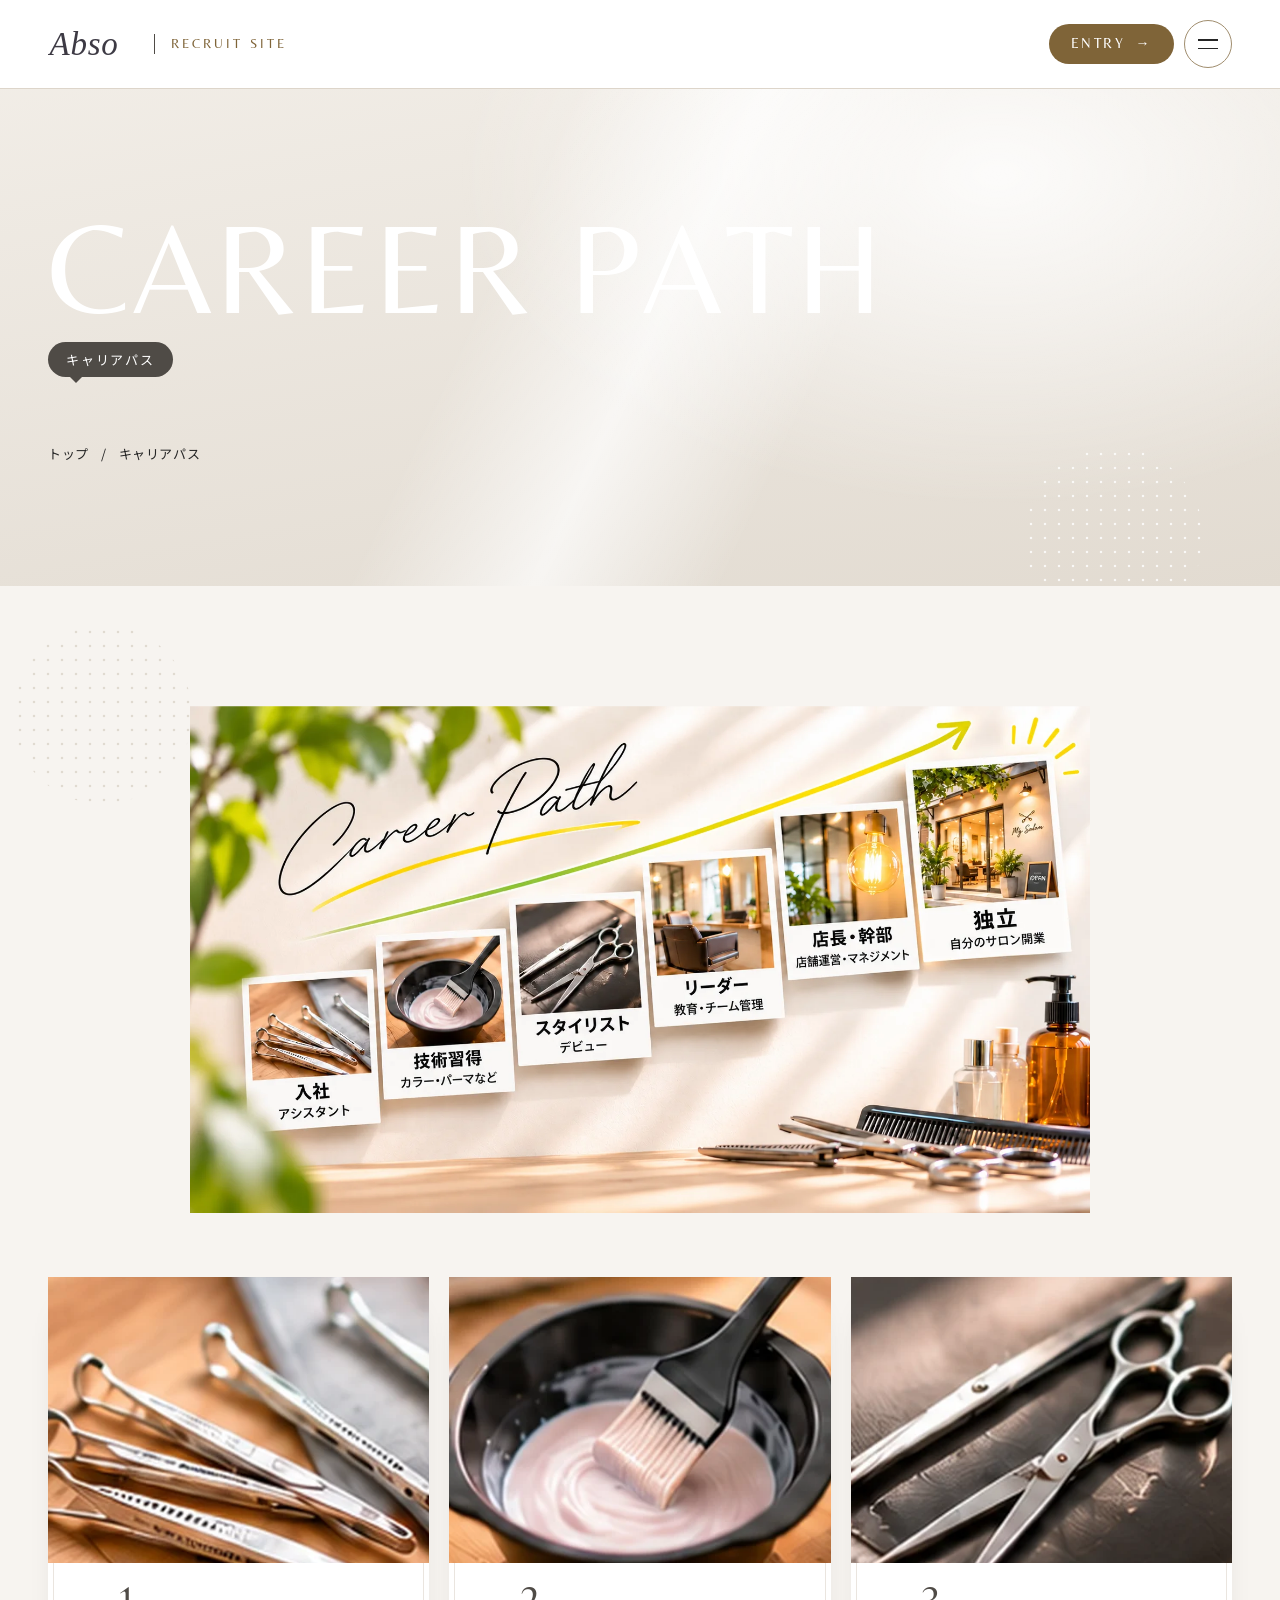
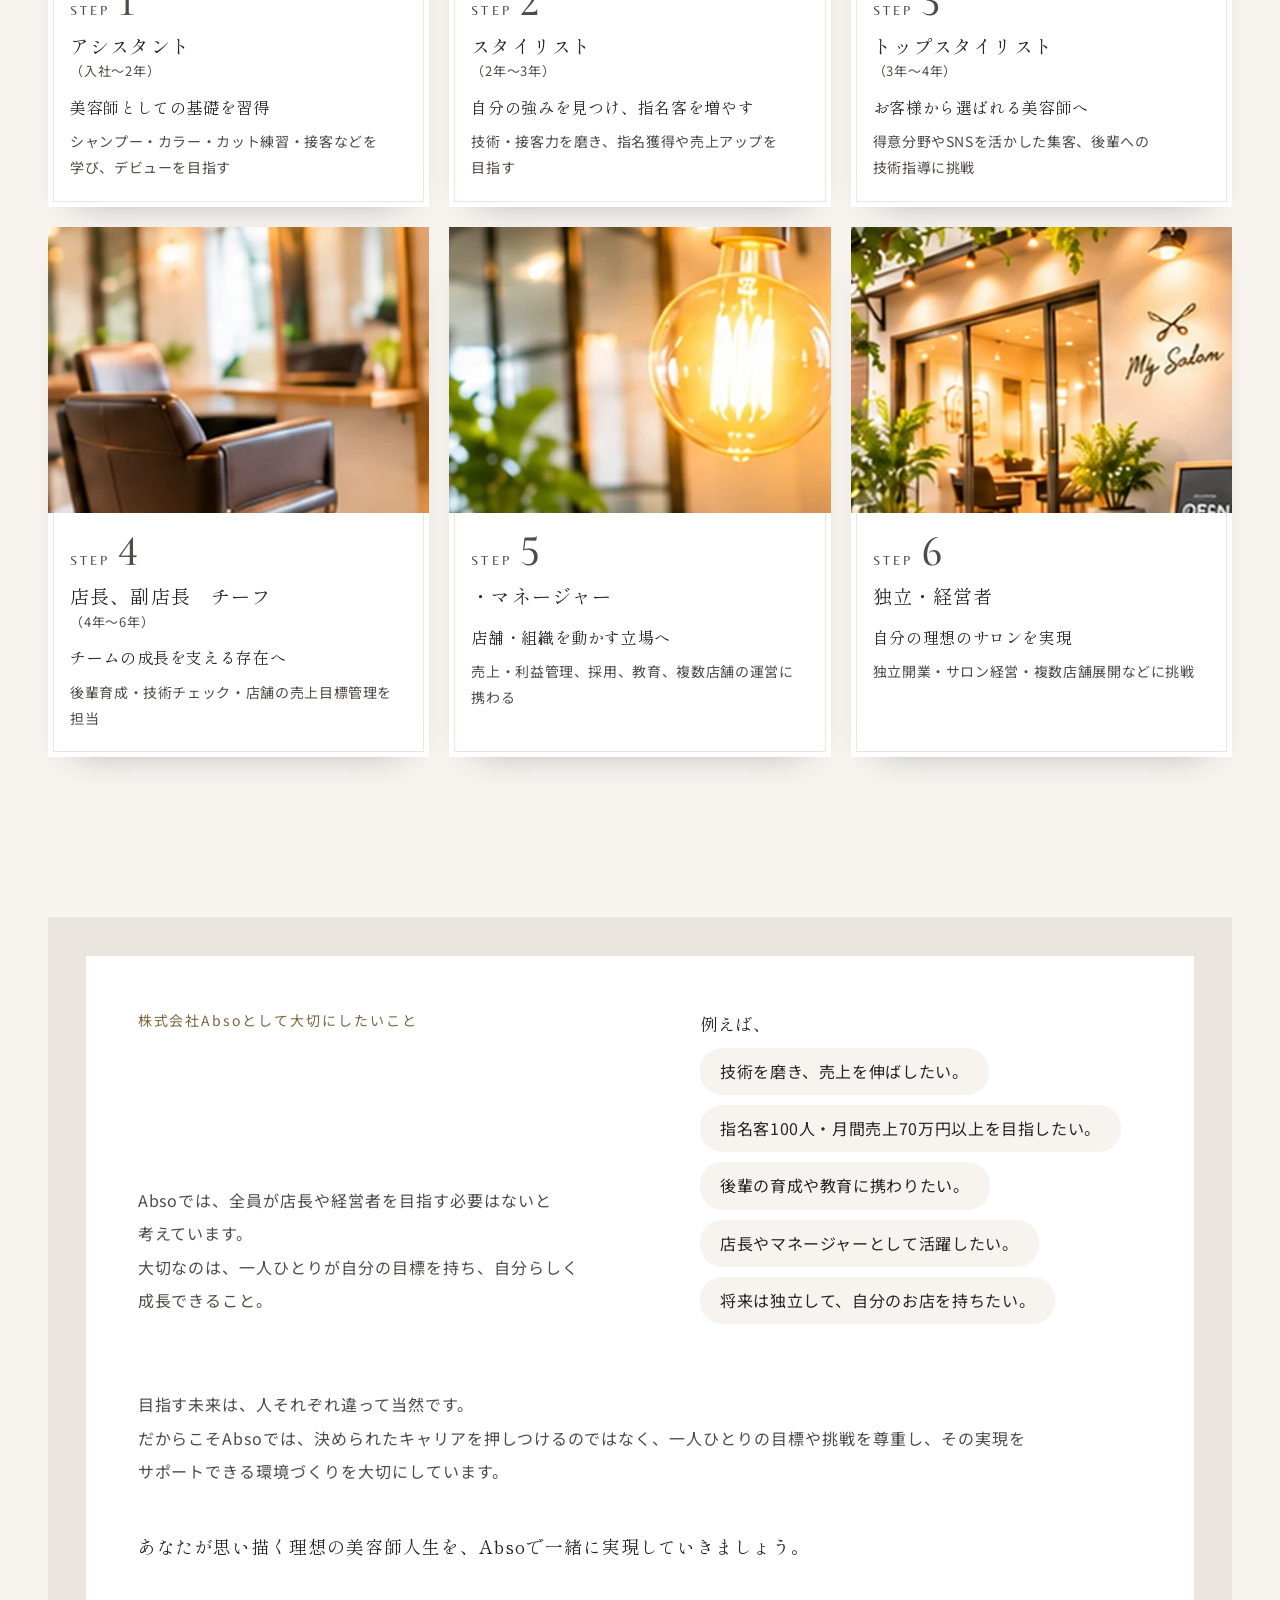
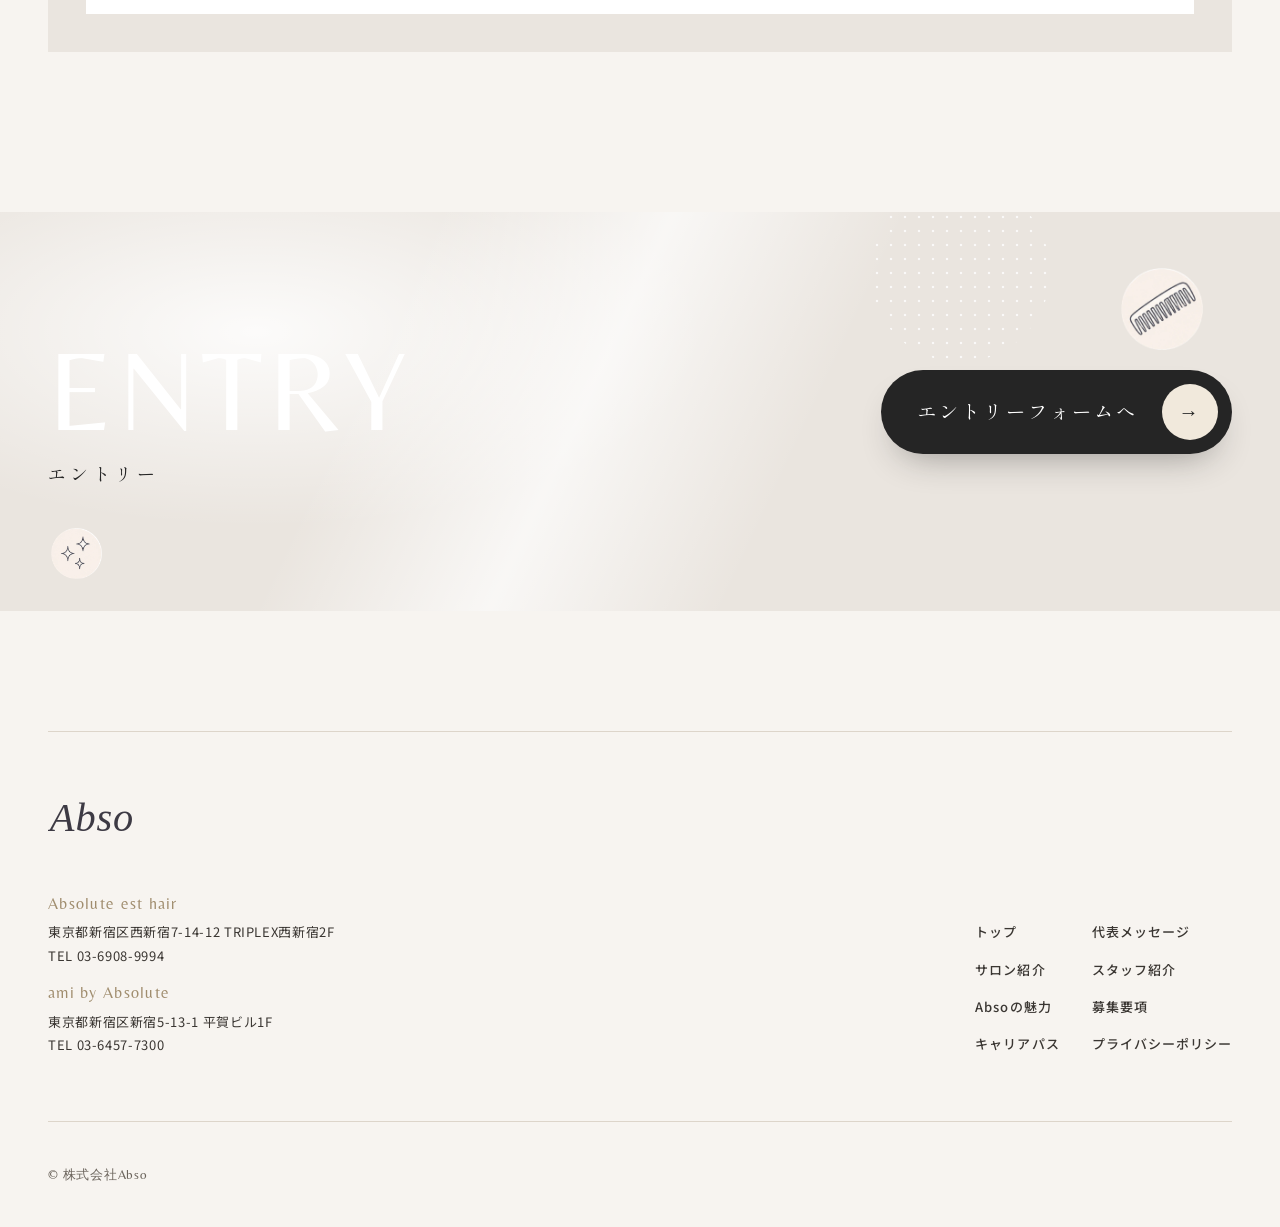
<file: career/index.html>
<!doctype html>
<html lang="ja">
<head>
<meta charset="utf-8">
<meta name="viewport" content="width=device-width, initial-scale=1">
<meta name="robots" content="noindex, nofollow">
<meta name="generator" content="SPINOVA HP kit v1.0 master">
<title>キャリアパス｜株式会社Abso 採用サイト</title>
<meta name="description" content="株式会社Absoのキャリアパスです。">
<meta property="og:type" content="article">
<meta property="og:site_name" content="株式会社Abso 採用サイト">
<meta property="og:title" content="キャリアパス｜株式会社Abso 採用サイト">
<meta property="og:description" content="株式会社Absoのキャリアパスです。">
<meta property="og:url" content="https://hse-inc.github.io/abso-hp/career/">
<meta property="og:image" content="https://hse-inc.github.io/abso-hp/assets/ogp.jpg?v=20261123c">
<meta property="og:image:width" content="1200">
<meta property="og:image:height" content="630">
<meta name="twitter:card" content="summary_large_image">
<meta name="twitter:image" content="https://hse-inc.github.io/abso-hp/assets/ogp.jpg?v=20261123c">
<link rel="preconnect" href="https://fonts.googleapis.com">
<link rel="preconnect" href="https://fonts.gstatic.com" crossorigin>
<link href="https://fonts.googleapis.com/css2?family=Belleza&family=Great+Vibes&family=Cormorant+Garamond:wght@500&family=Noto+Sans+JP:wght@400;500&family=Shippori+Mincho:wght@400;500&display=swap" rel="stylesheet">
<link rel="icon" href="../assets/favicon.ico?v=20261128212101" sizes="any">
<link rel="icon" href="../assets/favicon-32.png?v=20261128212101" type="image/png" sizes="32x32">
<link rel="apple-touch-icon" href="../assets/apple-touch-icon.png?v=20261128212101">
<link rel="stylesheet" href="../tokens.css?v=20261128212101">
<link rel="stylesheet" href="../base.css?v=20261128212101">
<link rel="stylesheet" href="../style.css?v=20261128212101">
</head>
<body class="is-sub is-sub--career">
<div class="opening" aria-hidden="true"><span class="opening__logo">Abso</span></div>
<div class="progress" aria-hidden="true"></div>

<header class="header header--burger">
  <a class="logo" href="../" aria-label="株式会社Abso 採用サイト トップへ">
    <img class="logo__w" src="../assets/logo_w.svg?v=20261128212101" alt="" width="120" height="48">
    <img class="logo__c" src="../assets/logo.svg?v=20261128212101" alt="" width="120" height="48">
  </a>
  <span class="header__tag" aria-hidden="true">RECRUIT SITE</span>
  <div class="header__acts">
    <a class="pill" href="../entry/">ENTRY<span class="pill__arw" aria-hidden="true">→</span></a>
    <button class="menu-btn" type="button" aria-expanded="false" aria-controls="drawer" aria-label="メニューを開く"><span></span><span></span></button>
  </div>
</header>

<div class="drawer" id="drawer">
  <ul class="drawer__list">
    <li style="--i:0"><a href="../"><span class="drawer__en" aria-hidden="true">TOP</span><span class="drawer__ja">トップ</span></a></li>
    <li style="--i:1"><a href="../message/"><span class="drawer__en" aria-hidden="true">MESSAGE</span><span class="drawer__ja">代表メッセージ</span></a></li>
    <li style="--i:2"><a href="../salon/"><span class="drawer__en" aria-hidden="true">SALON</span><span class="drawer__ja">サロン紹介</span></a></li>
    <li style="--i:3"><a href="../staff/"><span class="drawer__en" aria-hidden="true">STAFF</span><span class="drawer__ja">スタッフ紹介</span></a></li>
    <li style="--i:4"><a href="../appeal/"><span class="drawer__en" aria-hidden="true">ABOUT Abso</span><span class="drawer__ja">Absoの魅力</span></a></li>
    <li style="--i:5"><a href="../requirements/"><span class="drawer__en" aria-hidden="true">REQUIREMENTS</span><span class="drawer__ja">募集要項</span></a></li>
    <li style="--i:6"><a href="../career/" aria-current="page"><span class="drawer__en" aria-hidden="true">CAREER PATH</span><span class="drawer__ja">キャリアパス</span></a></li>
  </ul>
</div>

<main>
    <section class="phero">
    <div class="phero__light" aria-hidden="true"></div>
    <span class="dots dots--p1" aria-hidden="true"></span>
    <div class="wrap phero__in">
      <div class="ttl2">
        <p class="ttl2__en" aria-hidden="true"><span class="mask"><span>CAREER</span></span><span class="mask"><span>PATH</span></span></p>
        <h1 class="ttl2__ja">キャリアパス</h1>
      </div>
      <ol class="crumb"><li><a href="../">トップ</a></li><li>キャリアパス</li></ol>
    </div>
  </section>

  <section class="sec steps">
    <span class="dots dots--c1" aria-hidden="true"></span>
    <div class="wrap steps__in">
      <div class="steps__img pic"><img src="../assets/career-new.webp?v=20261128212101" alt="キャリアパスのイメージ（入社から独立まで）" width="1672" height="941" loading="lazy"></div>
      <ol class="stairs">
        <li class="stair rv" style="--s:0"><div class="stair__img"><img src="../assets/step-1.webp?v=20261128212101" alt="" width="480" height="440" loading="lazy"></div><p class="stair__no"><span>STEP</span>1</p><h2 class="stair__h">アシスタント<span class="stair__yr">（入社〜2年）</span></h2><p class="stair__lead">美容師としての<wbr>基礎を<wbr>習得</p><p class="stair__txt">シャンプー・カラー・カット練習・接客などを<wbr>学び、<wbr>デビューを<wbr>目指す</p></li>
        <li class="stair rv" style="--s:1"><div class="stair__img"><img src="../assets/step-2.webp?v=20261128212101" alt="" width="480" height="440" loading="lazy"></div><p class="stair__no"><span>STEP</span>2</p><h2 class="stair__h">スタイリスト<span class="stair__yr">（2年〜3年）</span></h2><p class="stair__lead">自分の<wbr>強みを<wbr>見つけ、<wbr>指名客を<wbr>増やす</p><p class="stair__txt">技術・接客力を<wbr>磨き、<wbr>指名獲得や<wbr>売上アップを<wbr>目指す</p></li>
        <li class="stair rv" style="--s:2"><div class="stair__img"><img src="../assets/step-3.webp?v=20261128212101" alt="" width="480" height="440" loading="lazy"></div><p class="stair__no"><span>STEP</span>3</p><h2 class="stair__h">トップスタイリスト<span class="stair__yr">（3年〜4年）</span></h2><p class="stair__lead">お客様から<wbr>選ばれる<wbr>美容師へ</p><p class="stair__txt">得意分野やSNSを<wbr>活かした<wbr>集客、<wbr>後輩への<wbr>技術指導に<wbr>挑戦</p></li>
        <li class="stair rv" style="--s:3"><div class="stair__img"><img src="../assets/step-4.webp?v=20261128212101" alt="" width="480" height="440" loading="lazy"></div><p class="stair__no"><span>STEP</span>4</p><h2 class="stair__h">店長、<wbr>副店長　チーフ<span class="stair__yr">（4年〜6年）</span></h2><p class="stair__lead">チームの<wbr>成長を<wbr>支える<wbr>存在へ</p><p class="stair__txt">後輩育成・技術チェック・店舗の<wbr>売上目標管理を<wbr>担当</p></li>
        <li class="stair rv" style="--s:4"><div class="stair__img"><img src="../assets/step-5.webp?v=20261128212101" alt="" width="480" height="440" loading="lazy"></div><p class="stair__no"><span>STEP</span>5</p><h2 class="stair__h" data-todo>・マネージャー</h2><p class="stair__lead">店舗・組織を<wbr>動かす<wbr>立場へ</p><p class="stair__txt">売上・利益管理、<wbr>採用、<wbr>教育、<wbr>複数店舗の<wbr>運営に<wbr>携わる</p></li>
        <li class="stair rv" style="--s:5"><div class="stair__img"><img src="../assets/step-6.webp?v=20261128212101" alt="" width="480" height="440" loading="lazy"></div><p class="stair__no"><span>STEP</span>6</p><h2 class="stair__h">独立・経営者</h2><p class="stair__lead">自分の<wbr>理想の<wbr>サロンを<wbr>実現</p><p class="stair__txt">独立開業・サロン経営・複数店舗展開などに<wbr>挑戦</p></li>
      </ol>
    </div>
  </section>

  <section class="sec value">
    <img class="deco deco--c" src="../assets/il-sparkle.webp?v=20261128212101" alt="" width="360" height="360" loading="lazy" aria-hidden="true">
    <div class="wrap">
      <div class="frame">
        <div class="frame__card value__in">
          <div class="value__head">
            <p class="value__lbl">株式会社Absoとして<wbr>大切にしたいこと</p>
            <h2 class="head rv">キャリアの<wbr>正解は、<br>「一つ」じゃない。</h2>
            <p class="body rv">Absoでは、<wbr>全員が<wbr>店長や<wbr>経営者を<wbr>目指す必要はないと<wbr>考えています。<br>大切なのは、<wbr>一人ひとりが<wbr>自分の<wbr>目標を<wbr>持ち、<wbr>自分らしく<wbr>成長できること。</p>
          </div>
          <div class="value__ex">
            <p class="value__exh">例えば、</p>
            <ul class="chips">
              <li class="rv">技術を<wbr>磨き、<wbr>売上を<wbr>伸ばしたい。</li>
              <li class="rv">指名客100人・月間売上70万円以上を<wbr>目指したい。</li>
              <li class="rv">後輩の<wbr>育成や<wbr>教育に<wbr>携わりたい。</li>
              <li class="rv">店長や<wbr>マネージャーとして<wbr>活躍したい。</li>
              <li class="rv">将来は<wbr>独立して、<wbr>自分の<wbr>お店を<wbr>持ちたい。</li>
            </ul>
          </div>
          <div class="body value__end rv">
            <p>目指す未来は、<wbr>人それぞれ<wbr>違って<wbr>当然です。<br>だからこそAbsoでは、<wbr>決められた<wbr>キャリアを<wbr>押しつけるのではなく、<wbr>一人ひとりの<wbr>目標や<wbr>挑戦を<wbr>尊重し、<wbr>その<wbr>実現を<wbr>サポートできる<wbr>環境づくりを<wbr>大切にしています。</p>
            <p class="value__last">あなたが<wbr>思い描く理想の<wbr>美容師人生を、<wbr>Absoで<wbr>一緒に<wbr>実現していきましょう。</p>
          </div>
        </div>
      </div>
    </div>
  </section>

    <section class="entry">
    <span class="dots dots--e1" aria-hidden="true"></span>
    <div class="entry__light" aria-hidden="true"></div>
    <img class="deco deco--e" src="../assets/il-comb.webp?v=20261128212101" alt="" width="360" height="360" loading="lazy" aria-hidden="true"><img class="deco deco--m" src="../assets/il-sparkle.webp?v=20261128212101" alt="" width="360" height="360" loading="lazy" aria-hidden="true">
    <div class="wrap entry__in">
      <div class="entry__head">
        <p class="entry__en" aria-hidden="true">ENTRY</p>
        <p class="entry__ja">エントリー</p>
      </div>
      <a class="entry__btn" href="../entry/" data-todo>エントリーフォームへ<span aria-hidden="true">→</span></a>
    </div>
  </section>

</main>

<footer class="footer">
  <div class="wrap footer__top">
    <div class="footer__co">
      <a class="footer__logo" href="../" aria-label="株式会社Abso 採用サイト トップへ"><img src="../assets/logo.svg?v=20261128212101" alt="" width="120" height="48" loading="lazy"></a>
      <dl class="footer__info">
        <dt>Absolute est hair</dt><dd>東京都新宿区西新宿7-14-12 <span class="nb">TRIPLEX西新宿2F</span><br><a class="nb" href="tel:0369089994">TEL 03-6908-9994</a></dd>
        <dt>ami by Absolute</dt><dd>東京都新宿区新宿5-13-1 <span class="nb">平賀ビル1F</span><br><a class="nb" href="tel:0364577300">TEL 03-6457-7300</a></dd>
      </dl>
    </div>
    <ul class="footer__nav">
      <li><a href="../">トップ</a></li>
      <li><a href="../message/">代表メッセージ</a></li>
      <li><a href="../salon/">サロン紹介</a></li>
      <li><a href="../staff/">スタッフ紹介</a></li>
      <li><a href="../appeal/">Absoの魅力</a></li>
      <li><a href="../requirements/">募集要項</a></li>
      <li><a href="../career/">キャリアパス</a></li>
      <li><a href="../privacy/">プライバシーポリシー</a></li>
    </ul>
  </div>
  <p class="wrap footer__copy">© 株式会社Abso</p>
</footer>

<script src="../site.js?v=20261128212101"></script>
</body>
</html>
</file>
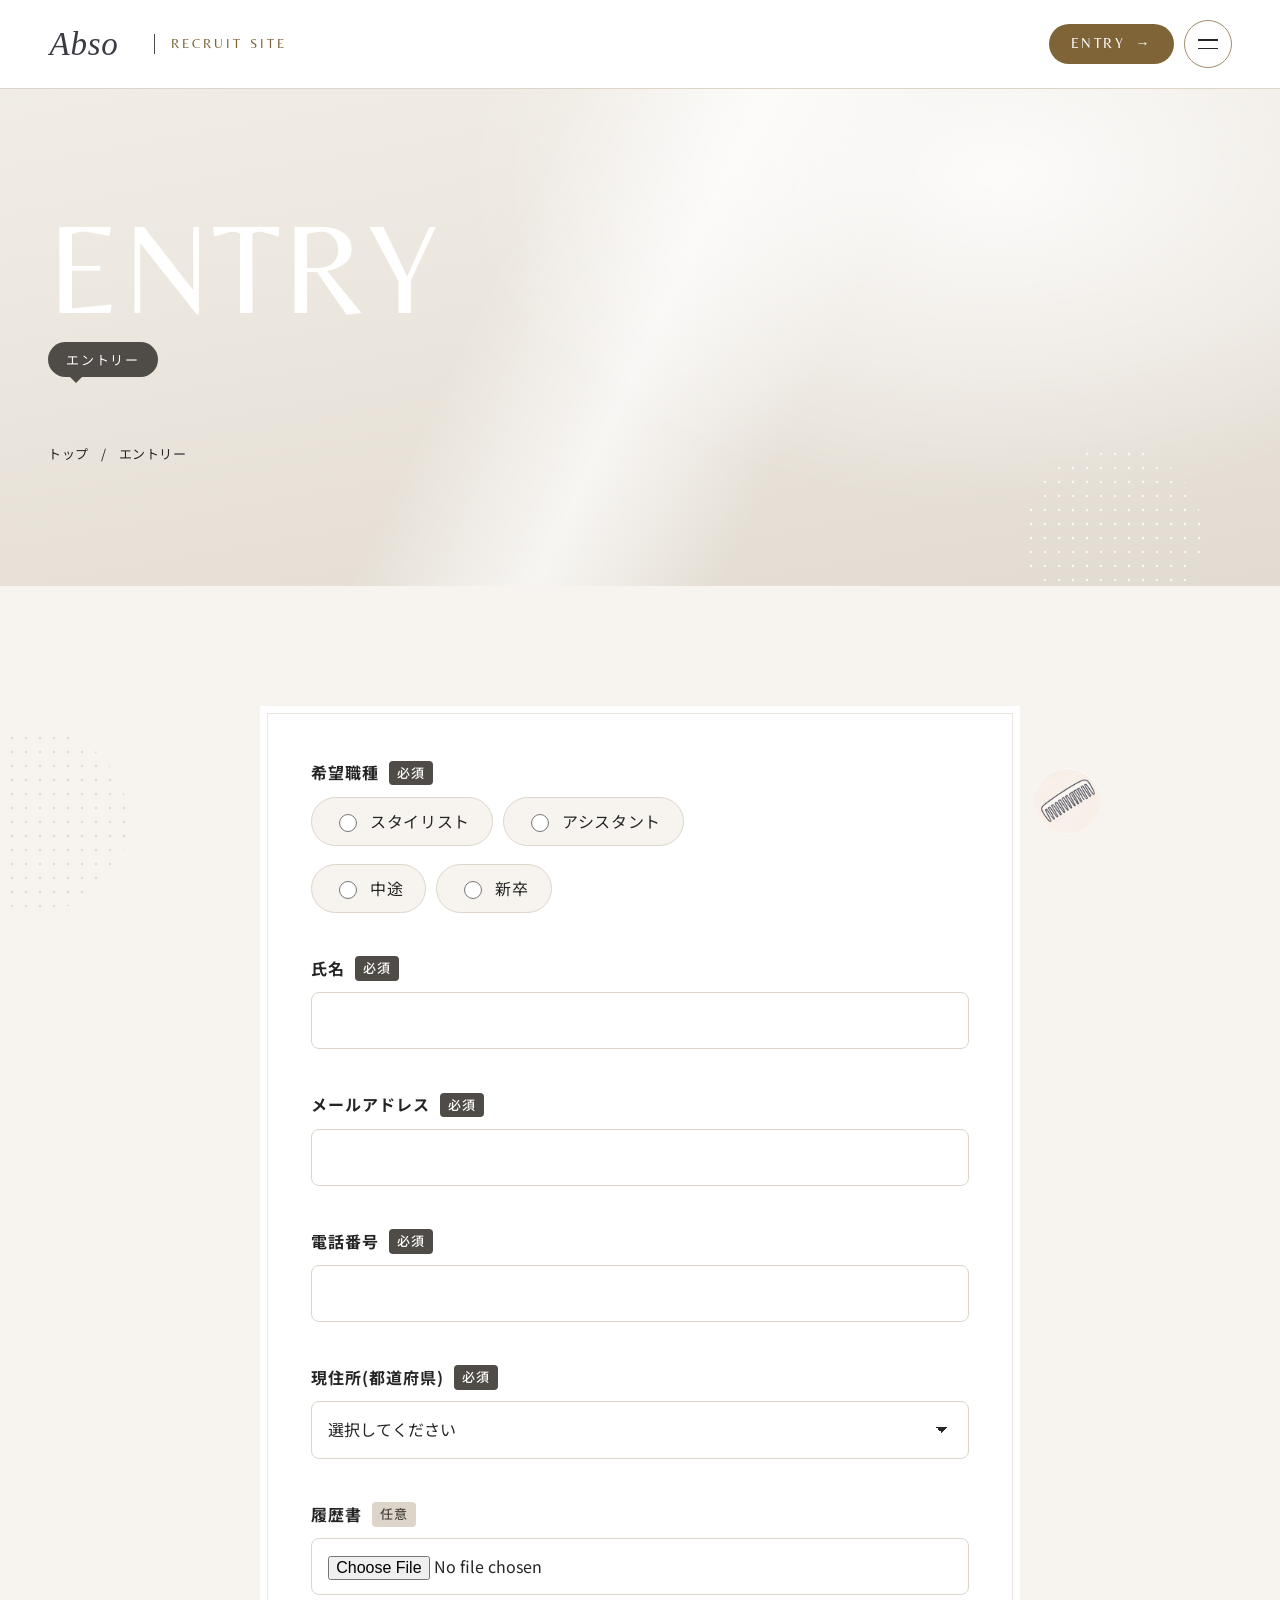
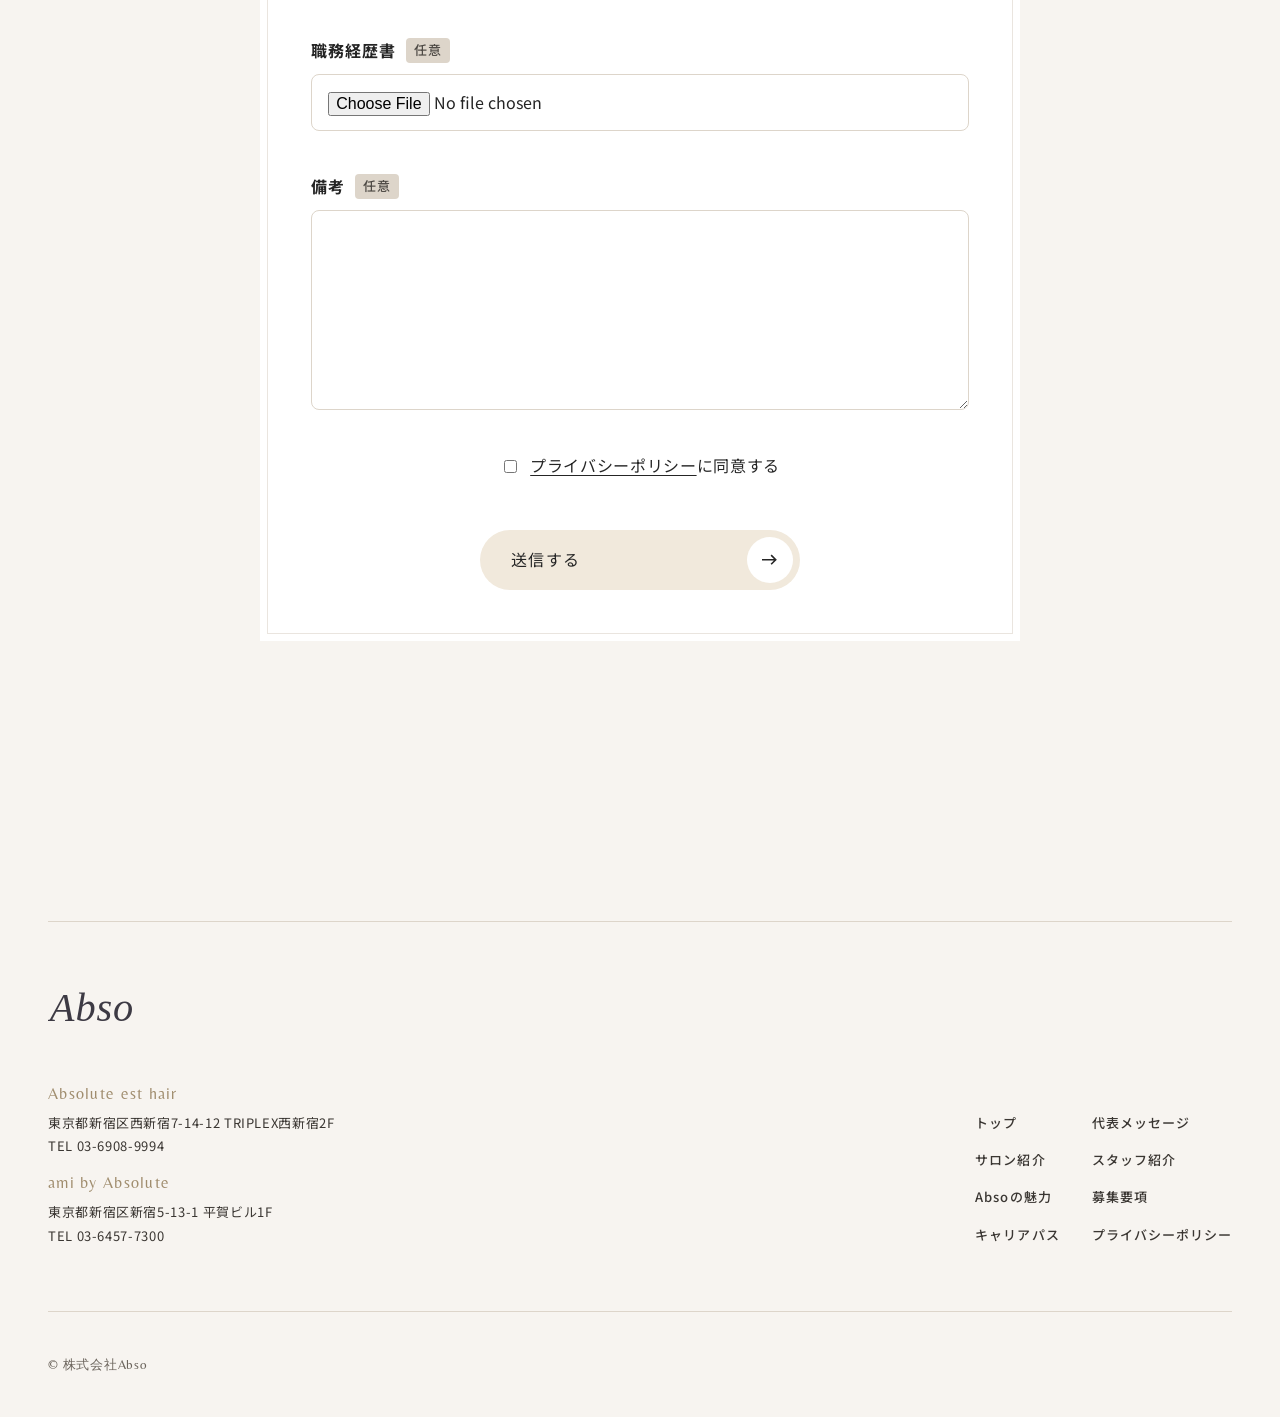
<file: entry/index.html>
<!doctype html>
<html lang="ja">
<head>
<meta charset="utf-8">
<meta name="viewport" content="width=device-width, initial-scale=1">
<meta name="robots" content="noindex, nofollow">
<meta name="generator" content="SPINOVA HP kit v1.0 master">
<title>エントリー｜株式会社Abso 採用サイト</title>
<meta name="description" content="株式会社Absoへのエントリーはこちらから。">
<meta property="og:type" content="article">
<meta property="og:site_name" content="株式会社Abso 採用サイト">
<meta property="og:title" content="エントリー｜株式会社Abso 採用サイト">
<meta property="og:description" content="株式会社Absoへのエントリーはこちらから。">
<meta property="og:url" content="https://hse-inc.github.io/abso-hp/entry/">
<meta property="og:image" content="https://hse-inc.github.io/abso-hp/assets/ogp.jpg?v=20261123c">
<meta property="og:image:width" content="1200">
<meta property="og:image:height" content="630">
<meta name="twitter:card" content="summary_large_image">
<meta name="twitter:image" content="https://hse-inc.github.io/abso-hp/assets/ogp.jpg?v=20261123c">
<link rel="preconnect" href="https://fonts.googleapis.com">
<link rel="preconnect" href="https://fonts.gstatic.com" crossorigin>
<link href="https://fonts.googleapis.com/css2?family=Belleza&family=Great+Vibes&family=Cormorant+Garamond:wght@500&family=Noto+Sans+JP:wght@400;500&family=Shippori+Mincho:wght@400;500&display=swap" rel="stylesheet">
<link rel="icon" href="../assets/favicon.ico?v=20261128212101" sizes="any">
<link rel="icon" href="../assets/favicon-32.png?v=20261128212101" type="image/png" sizes="32x32">
<link rel="apple-touch-icon" href="../assets/apple-touch-icon.png?v=20261128212101">
<link rel="stylesheet" href="../tokens.css?v=20261128212101">
<link rel="stylesheet" href="../base.css?v=20261128212101">
<link rel="stylesheet" href="../style.css?v=20261128212101">
</head>
<body class="is-sub is-sub--entry">
<div class="opening" aria-hidden="true"><span class="opening__logo">Abso</span></div>
<div class="progress" aria-hidden="true"></div>

<header class="header header--burger">
  <a class="logo" href="../" aria-label="株式会社Abso 採用サイト トップへ">
    <img class="logo__w" src="../assets/logo_w.svg?v=20261128212101" alt="" width="120" height="48">
    <img class="logo__c" src="../assets/logo.svg?v=20261128212101" alt="" width="120" height="48">
  </a>
  <span class="header__tag" aria-hidden="true">RECRUIT SITE</span>
  <div class="header__acts">
    <a class="pill" href="../entry/" aria-current="page">ENTRY<span class="pill__arw" aria-hidden="true">→</span></a>
    <button class="menu-btn" type="button" aria-expanded="false" aria-controls="drawer" aria-label="メニューを開く"><span></span><span></span></button>
  </div>
</header>

<div class="drawer" id="drawer">
  <ul class="drawer__list">
    <li style="--i:0"><a href="../"><span class="drawer__en" aria-hidden="true">TOP</span><span class="drawer__ja">トップ</span></a></li>
    <li style="--i:1"><a href="../message/"><span class="drawer__en" aria-hidden="true">MESSAGE</span><span class="drawer__ja">代表メッセージ</span></a></li>
    <li style="--i:2"><a href="../salon/"><span class="drawer__en" aria-hidden="true">SALON</span><span class="drawer__ja">サロン紹介</span></a></li>
    <li style="--i:3"><a href="../staff/"><span class="drawer__en" aria-hidden="true">STAFF</span><span class="drawer__ja">スタッフ紹介</span></a></li>
    <li style="--i:4"><a href="../appeal/"><span class="drawer__en" aria-hidden="true">ABOUT Abso</span><span class="drawer__ja">Absoの魅力</span></a></li>
    <li style="--i:5"><a href="../requirements/"><span class="drawer__en" aria-hidden="true">REQUIREMENTS</span><span class="drawer__ja">募集要項</span></a></li>
    <li style="--i:6"><a href="../career/"><span class="drawer__en" aria-hidden="true">CAREER PATH</span><span class="drawer__ja">キャリアパス</span></a></li>
  </ul>
</div>

<main>
    <section class="phero">
    <div class="phero__light" aria-hidden="true"></div>
    <span class="dots dots--p1" aria-hidden="true"></span>
    <div class="wrap phero__in">
      <div class="ttl2">
        <p class="ttl2__en" aria-hidden="true"><span class="mask"><span>ENTRY</span></span></p>
        <h1 class="ttl2__ja">エントリー</h1>
      </div>
      <ol class="crumb"><li><a href="../">トップ</a></li><li>エントリー</li></ol>
    </div>
  </section>

  <section class="sec apply">
    <span class="dots dots--l" aria-hidden="true"></span>
    <img class="deco deco--i" src="../assets/il-comb.webp?v=20261128212101" alt="" width="360" height="360" loading="lazy" aria-hidden="true">
    <div class="wrap apply__in">
      <form class="form apply__form" data-todo>
        <fieldset class="field">
          <legend class="field__label">希望職種<span class="field__req">必須</span></legend>
          <div class="choice">
            <label class="choice__item"><input type="radio" name="job" value="スタイリスト" required><span>スタイリスト</span></label>
            <label class="choice__item"><input type="radio" name="job" value="アシスタント"><span>アシスタント</span></label>
          </div>
          <div class="choice">
            <label class="choice__item"><input type="radio" name="job-type" value="中途" required><span>中途</span></label>
            <label class="choice__item"><input type="radio" name="job-type" value="新卒"><span>新卒</span></label>
          </div>
        </fieldset>
        <label class="field"><span class="field__label">氏名<span class="field__req">必須</span></span><input class="field__input" type="text" name="your-name" autocomplete="name" required></label>
        <label class="field"><span class="field__label">メールアドレス<span class="field__req">必須</span></span><input class="field__input" type="email" name="your-email" autocomplete="email" required></label>
        <label class="field"><span class="field__label">電話番号<span class="field__req">必須</span></span><input class="field__input" type="tel" name="your-tel" autocomplete="tel" required></label>
        <label class="field"><span class="field__label">現住所(都道府県)<span class="field__req">必須</span></span><select class="field__input" name="pref" autocomplete="address-level1" required><option value="">選択してください</option><option>北海道</option><option>青森県</option><option>岩手県</option><option>宮城県</option><option>秋田県</option><option>山形県</option><option>福島県</option><option>茨城県</option><option>栃木県</option><option>群馬県</option><option>埼玉県</option><option>千葉県</option><option>東京都</option><option>神奈川県</option><option>新潟県</option><option>富山県</option><option>石川県</option><option>福井県</option><option>山梨県</option><option>長野県</option><option>岐阜県</option><option>静岡県</option><option>愛知県</option><option>三重県</option><option>滋賀県</option><option>京都府</option><option>大阪府</option><option>兵庫県</option><option>奈良県</option><option>和歌山県</option><option>鳥取県</option><option>島根県</option><option>岡山県</option><option>広島県</option><option>山口県</option><option>徳島県</option><option>香川県</option><option>愛媛県</option><option>高知県</option><option>福岡県</option><option>佐賀県</option><option>長崎県</option><option>熊本県</option><option>大分県</option><option>宮崎県</option><option>鹿児島県</option><option>沖縄県</option></select></label>
        <label class="field"><span class="field__label">履歴書<span class="field__req field__req--any">任意</span></span><input class="field__input field__file" type="file" name="resume"></label>
        <label class="field"><span class="field__label">職務経歴書<span class="field__req field__req--any">任意</span></span><input class="field__input field__file" type="file" name="cv"></label>
        <label class="field"><span class="field__label">備考<span class="field__req field__req--any">任意</span></span><textarea class="field__input" name="note"></textarea></label>
        <label class="form__agree"><input type="checkbox" name="agree" required><span><a href="../privacy/">プライバシーポリシー</a>に<wbr>同意する</span></label>
        <button class="btn btn--soft form__send" type="submit">送信する<span class="btn__arw"><svg viewBox="0 0 14 10" aria-hidden="true"><path d="M0 5h12M8 1l4 4-4 4" fill="none" stroke="currentColor" stroke-width="1.4"/></svg></span></button>
      </form>
    </div>
  </section>

</main>

<footer class="footer">
  <div class="wrap footer__top">
    <div class="footer__co">
      <a class="footer__logo" href="../" aria-label="株式会社Abso 採用サイト トップへ"><img src="../assets/logo.svg?v=20261128212101" alt="" width="120" height="48" loading="lazy"></a>
      <dl class="footer__info">
        <dt>Absolute est hair</dt><dd>東京都新宿区西新宿7-14-12 <span class="nb">TRIPLEX西新宿2F</span><br><a class="nb" href="tel:0369089994">TEL 03-6908-9994</a></dd>
        <dt>ami by Absolute</dt><dd>東京都新宿区新宿5-13-1 <span class="nb">平賀ビル1F</span><br><a class="nb" href="tel:0364577300">TEL 03-6457-7300</a></dd>
      </dl>
    </div>
    <ul class="footer__nav">
      <li><a href="../">トップ</a></li>
      <li><a href="../message/">代表メッセージ</a></li>
      <li><a href="../salon/">サロン紹介</a></li>
      <li><a href="../staff/">スタッフ紹介</a></li>
      <li><a href="../appeal/">Absoの魅力</a></li>
      <li><a href="../requirements/">募集要項</a></li>
      <li><a href="../career/">キャリアパス</a></li>
      <li><a href="../privacy/">プライバシーポリシー</a></li>
    </ul>
  </div>
  <p class="wrap footer__copy">© 株式会社Abso</p>
</footer>

<script src="../site.js?v=20261128212101"></script>
</body>
</html>
</file>
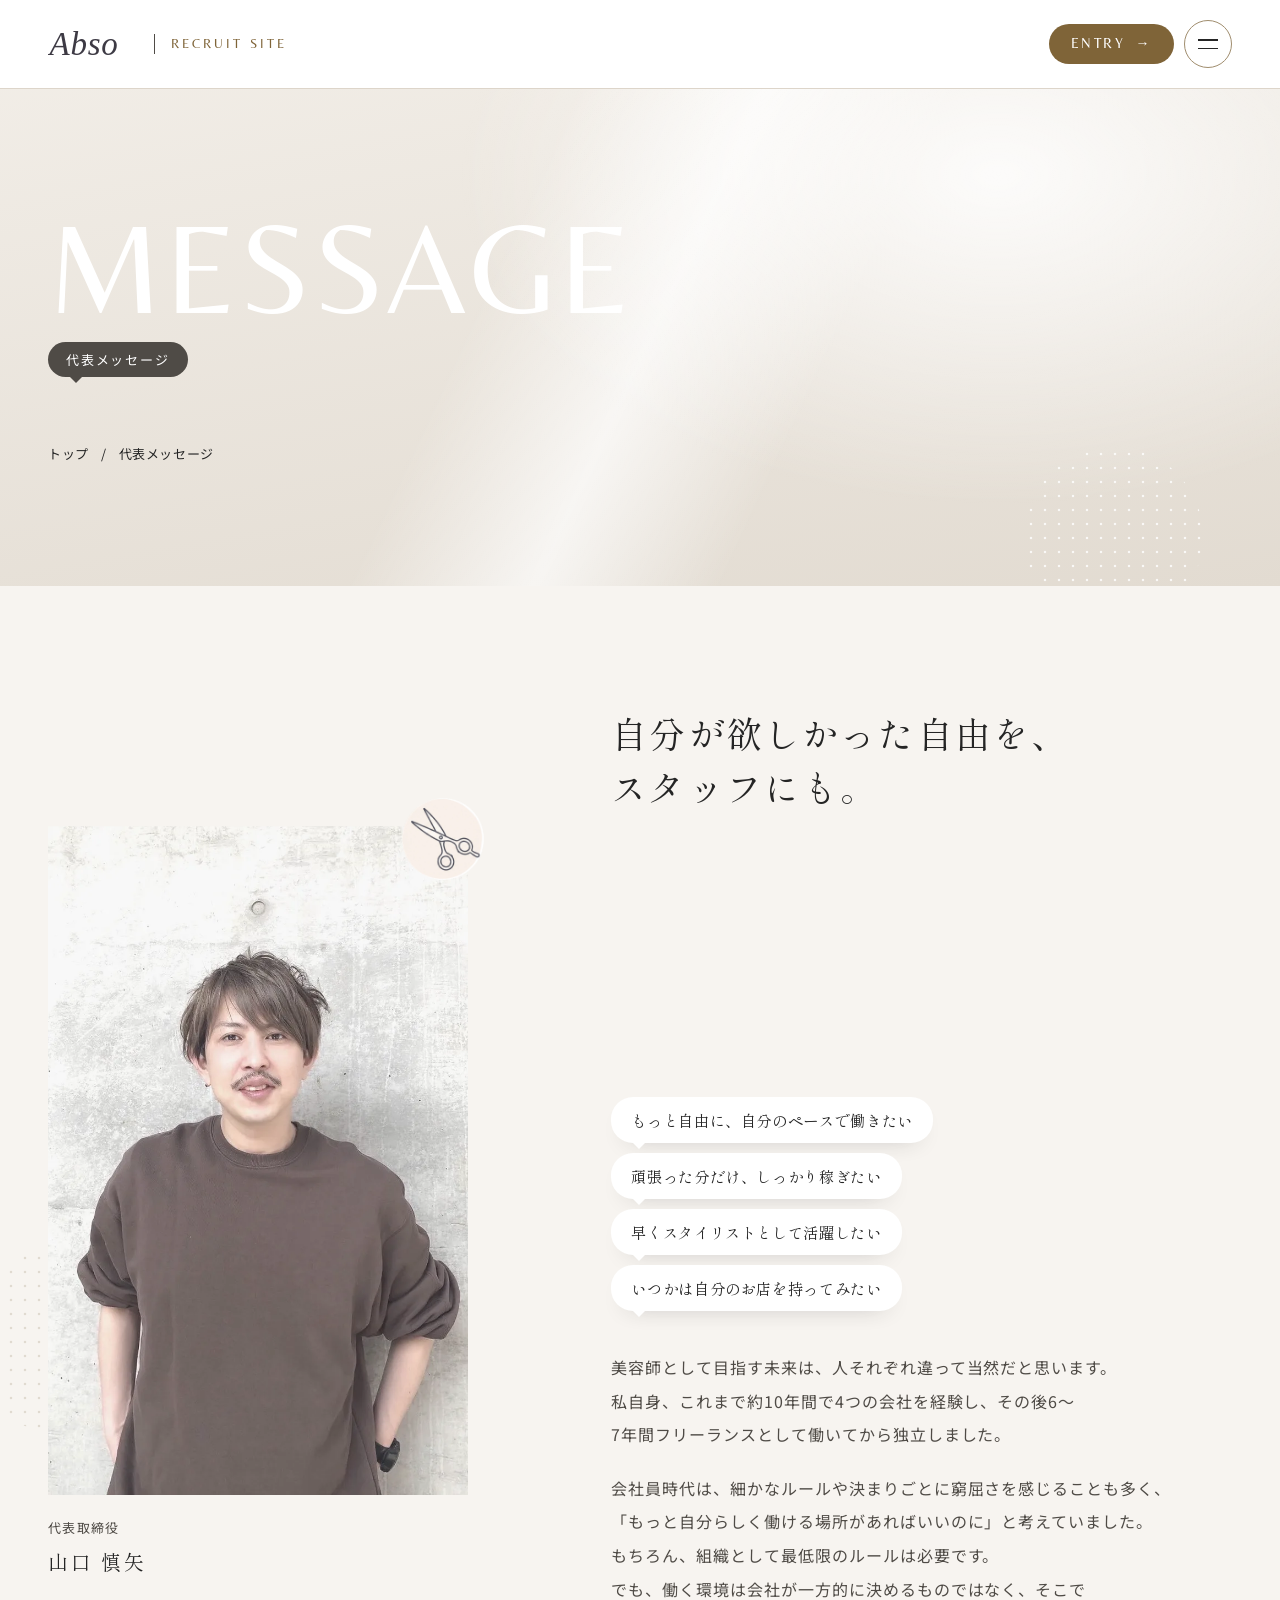
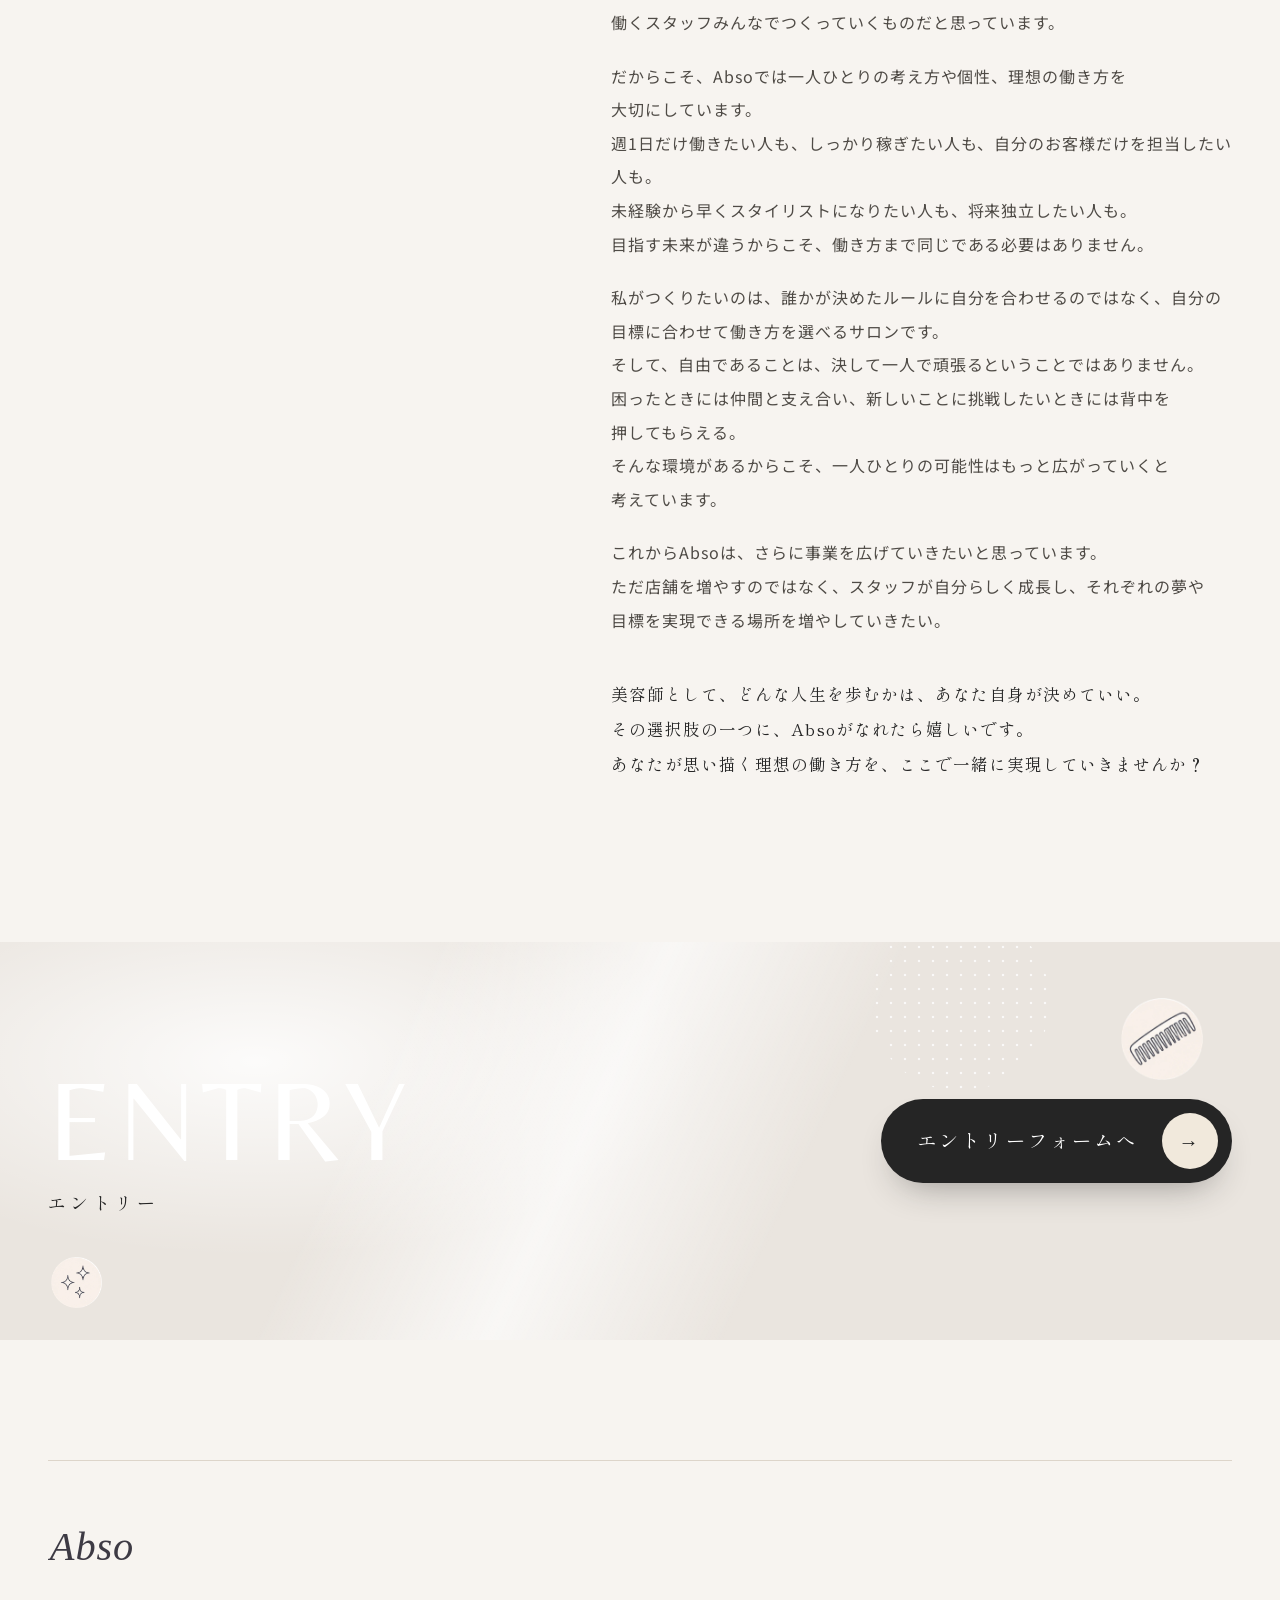
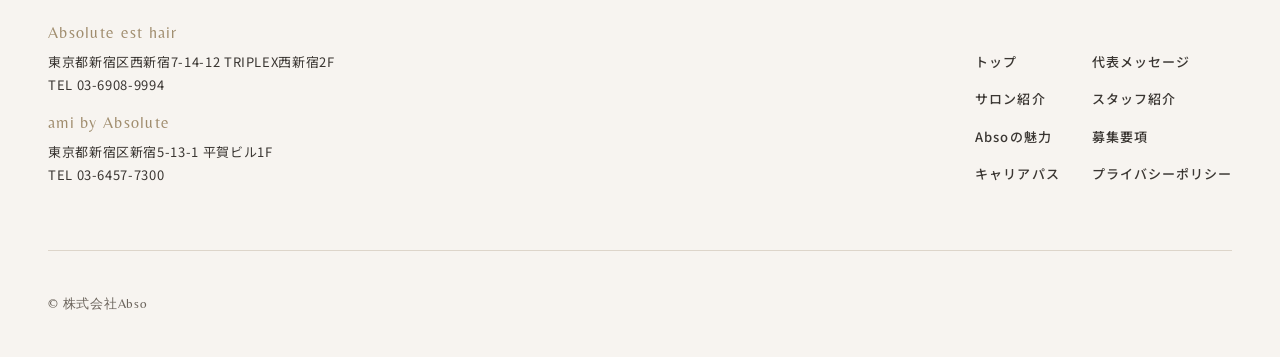
<file: message/index.html>
<!doctype html>
<html lang="ja">
<head>
<meta charset="utf-8">
<meta name="viewport" content="width=device-width, initial-scale=1">
<meta name="robots" content="noindex, nofollow">
<meta name="generator" content="SPINOVA HP kit v1.0 master">
<title>代表メッセージ｜株式会社Abso 採用サイト</title>
<meta name="description" content="株式会社Absoの代表メッセージです。">
<meta property="og:type" content="article">
<meta property="og:site_name" content="株式会社Abso 採用サイト">
<meta property="og:title" content="代表メッセージ｜株式会社Abso 採用サイト">
<meta property="og:description" content="株式会社Absoの代表メッセージです。">
<meta property="og:url" content="https://hse-inc.github.io/abso-hp/message/">
<meta property="og:image" content="https://hse-inc.github.io/abso-hp/assets/ogp.jpg?v=20261123c">
<meta property="og:image:width" content="1200">
<meta property="og:image:height" content="630">
<meta name="twitter:card" content="summary_large_image">
<meta name="twitter:image" content="https://hse-inc.github.io/abso-hp/assets/ogp.jpg?v=20261123c">
<link rel="preconnect" href="https://fonts.googleapis.com">
<link rel="preconnect" href="https://fonts.gstatic.com" crossorigin>
<link href="https://fonts.googleapis.com/css2?family=Belleza&family=Great+Vibes&family=Cormorant+Garamond:wght@500&family=Noto+Sans+JP:wght@400;500&family=Shippori+Mincho:wght@400;500&display=swap" rel="stylesheet">
<link rel="icon" href="../assets/favicon.ico?v=20261128212101" sizes="any">
<link rel="icon" href="../assets/favicon-32.png?v=20261128212101" type="image/png" sizes="32x32">
<link rel="apple-touch-icon" href="../assets/apple-touch-icon.png?v=20261128212101">
<link rel="stylesheet" href="../tokens.css?v=20261128212101">
<link rel="stylesheet" href="../base.css?v=20261128212101">
<link rel="stylesheet" href="../style.css?v=20261128212101">
</head>
<body class="is-sub is-sub--message">
<div class="opening" aria-hidden="true"><span class="opening__logo">Abso</span></div>
<div class="progress" aria-hidden="true"></div>

<header class="header header--burger">
  <a class="logo" href="../" aria-label="株式会社Abso 採用サイト トップへ">
    <img class="logo__w" src="../assets/logo_w.svg?v=20261128212101" alt="" width="120" height="48">
    <img class="logo__c" src="../assets/logo.svg?v=20261128212101" alt="" width="120" height="48">
  </a>
  <span class="header__tag" aria-hidden="true">RECRUIT SITE</span>
  <div class="header__acts">
    <a class="pill" href="../entry/">ENTRY<span class="pill__arw" aria-hidden="true">→</span></a>
    <button class="menu-btn" type="button" aria-expanded="false" aria-controls="drawer" aria-label="メニューを開く"><span></span><span></span></button>
  </div>
</header>

<div class="drawer" id="drawer">
  <ul class="drawer__list">
    <li style="--i:0"><a href="../"><span class="drawer__en" aria-hidden="true">TOP</span><span class="drawer__ja">トップ</span></a></li>
    <li style="--i:1"><a href="../message/" aria-current="page"><span class="drawer__en" aria-hidden="true">MESSAGE</span><span class="drawer__ja">代表メッセージ</span></a></li>
    <li style="--i:2"><a href="../salon/"><span class="drawer__en" aria-hidden="true">SALON</span><span class="drawer__ja">サロン紹介</span></a></li>
    <li style="--i:3"><a href="../staff/"><span class="drawer__en" aria-hidden="true">STAFF</span><span class="drawer__ja">スタッフ紹介</span></a></li>
    <li style="--i:4"><a href="../appeal/"><span class="drawer__en" aria-hidden="true">ABOUT Abso</span><span class="drawer__ja">Absoの魅力</span></a></li>
    <li style="--i:5"><a href="../requirements/"><span class="drawer__en" aria-hidden="true">REQUIREMENTS</span><span class="drawer__ja">募集要項</span></a></li>
    <li style="--i:6"><a href="../career/"><span class="drawer__en" aria-hidden="true">CAREER PATH</span><span class="drawer__ja">キャリアパス</span></a></li>
  </ul>
</div>

<main>
    <section class="phero">
    <div class="phero__light" aria-hidden="true"></div>
    <span class="dots dots--p1" aria-hidden="true"></span>
    <div class="wrap phero__in">
      <div class="ttl2">
        <p class="ttl2__en" aria-hidden="true"><span class="mask"><span>MESSAGE</span></span></p>
        <h1 class="ttl2__ja">代表メッセージ</h1>
      </div>
      <ol class="crumb"><li><a href="../">トップ</a></li><li>代表メッセージ</li></ol>
    </div>
  </section>

  <section class="sec msg">
    <span class="dots dots--m1" aria-hidden="true"></span>
    <div class="wrap msg__in">
      <div class="msg__side">
        <div class="msg__photo pic"><img src="../assets/rep.webp?v=20261128212101" alt="代表取締役 山口 慎矢" width="763" height="1215" loading="lazy"></div>
        <img class="deco deco--n" src="../assets/il-scissors.webp?v=20261128212101" alt="" width="360" height="360" loading="lazy" aria-hidden="true">
        <p class="msg__name"><span>代表取締役</span>山口 慎矢</p>
      </div>
      <div class="msg__txt">
        <h2 class="msg__catch rv">自分が<wbr>欲しかった<wbr>自由を、<br>スタッフにも。</h2>
        <p class="head rv">美容師の<wbr>働き方に、<wbr>もっと<wbr>自由があっていい。<br>あなたは<wbr>今、<wbr>自分らしく<wbr>美容師を<wbr>楽しめていますか？</p>
        <ul class="voices rv">
          <li>もっと<wbr>自由に、<wbr>自分の<wbr>ペースで<wbr>働きたい</li>
          <li>頑張った<wbr>分だけ、<wbr>しっかり<wbr>稼ぎたい</li>
          <li>早くスタイリストとして<wbr>活躍したい</li>
          <li>いつかは<wbr>自分の<wbr>お店を<wbr>持ってみたい</li>
        </ul>
        <div class="body msg__body">
          <p class="rv">美容師として<wbr>目指す未来は、<wbr>人それぞれ<wbr>違って<wbr>当然だと<wbr>思います。<br>私自身、<wbr>これまで<wbr>約10年間で4つの<wbr>会社を<wbr>経験し、<wbr>その<wbr>後6〜7年間フリーランスとして<wbr>働いてから<wbr>独立しました。</p>
          <p class="rv">会社員時代は、<wbr>細かな<wbr>ルールや<wbr>決まりごとに<wbr>窮屈さを<wbr>感じることも<wbr>多く、<wbr>「もっと<wbr>自分らしく<wbr>働ける<wbr>場所があればいいのに」と<wbr>考えていました。<br>もちろん、<wbr>組織として<wbr>最低限の<wbr>ルールは<wbr>必要です。<br>でも、<wbr>働く環境は<wbr>会社が<wbr>一方的に<wbr>決めるものではなく、<wbr>そこで<wbr>働くスタッフみんなでつくっていくものだと<wbr>思っています。</p>
          <p class="rv">だからこそ、<wbr>Absoでは<wbr>一人ひとりの<wbr>考え方や<wbr>個性、<wbr>理想の<wbr>働き方を<wbr>大切にしています。<br>週1日だけ<wbr>働きたい<wbr>人も、<wbr>しっかり<wbr>稼ぎたい<wbr>人も、<wbr>自分の<wbr>お客様だけを<wbr>担当したい<wbr>人も。<br>未経験から<wbr>早くスタイリストになりたい<wbr>人も、<wbr>将来独立したい<wbr>人も。<br>目指す未来が<wbr>違うからこそ、<wbr>働き方まで<wbr>同じである<wbr>必要はありません。</p>
          <p class="rv">私がつくりたいのは、<wbr>誰かが<wbr>決めた<wbr>ルールに<wbr>自分を<wbr>合わせるのではなく、<wbr>自分の<wbr>目標に<wbr>合わせて<wbr>働き方を<wbr>選べる<wbr>サロンです。<br>そして、<wbr>自由であることは、<wbr>決して<wbr>一人で<wbr>頑張るということではありません。<br>困ったときには<wbr>仲間と<wbr>支え合い、<wbr>新しいことに<wbr>挑戦したいときには<wbr>背中を<wbr>押してもらえる。<br>そんな<wbr>環境があるからこそ、<wbr>一人ひとりの<wbr>可能性はもっと<wbr>広がっていくと<wbr>考えています。</p>
          <p class="rv">これからAbsoは、<wbr>さらに<wbr>事業を<wbr>広げていきたいと<wbr>思っています。<br>ただ<wbr>店舗を<wbr>増やすのではなく、<wbr>スタッフが<wbr>自分らしく<wbr>成長し、<wbr>それぞれの<wbr>夢や<wbr>目標を<wbr>実現できる<wbr>場所を<wbr>増やしていきたい。</p>
        </div>
        <p class="msg__end rv">美容師として、<wbr>どんな<wbr>人生を<wbr>歩むかは、<wbr>あなた<wbr>自身が<wbr>決めていい。<br>その<wbr>選択肢の<wbr>一つに、<wbr>Absoがなれたら<wbr>嬉しいです。<br>あなたが<wbr>思い描く理想の<wbr>働き方を、<wbr>ここで<wbr>一緒に<wbr>実現していきませんか？</p>
      </div>
    </div>
  </section>

    <section class="entry">
    <span class="dots dots--e1" aria-hidden="true"></span>
    <div class="entry__light" aria-hidden="true"></div>
    <img class="deco deco--e" src="../assets/il-comb.webp?v=20261128212101" alt="" width="360" height="360" loading="lazy" aria-hidden="true"><img class="deco deco--m" src="../assets/il-sparkle.webp?v=20261128212101" alt="" width="360" height="360" loading="lazy" aria-hidden="true">
    <div class="wrap entry__in">
      <div class="entry__head">
        <p class="entry__en" aria-hidden="true">ENTRY</p>
        <p class="entry__ja">エントリー</p>
      </div>
      <a class="entry__btn" href="../entry/" data-todo>エントリーフォームへ<span aria-hidden="true">→</span></a>
    </div>
  </section>

</main>

<footer class="footer">
  <div class="wrap footer__top">
    <div class="footer__co">
      <a class="footer__logo" href="../" aria-label="株式会社Abso 採用サイト トップへ"><img src="../assets/logo.svg?v=20261128212101" alt="" width="120" height="48" loading="lazy"></a>
      <dl class="footer__info">
        <dt>Absolute est hair</dt><dd>東京都新宿区西新宿7-14-12 <span class="nb">TRIPLEX西新宿2F</span><br><a class="nb" href="tel:0369089994">TEL 03-6908-9994</a></dd>
        <dt>ami by Absolute</dt><dd>東京都新宿区新宿5-13-1 <span class="nb">平賀ビル1F</span><br><a class="nb" href="tel:0364577300">TEL 03-6457-7300</a></dd>
      </dl>
    </div>
    <ul class="footer__nav">
      <li><a href="../">トップ</a></li>
      <li><a href="../message/">代表メッセージ</a></li>
      <li><a href="../salon/">サロン紹介</a></li>
      <li><a href="../staff/">スタッフ紹介</a></li>
      <li><a href="../appeal/">Absoの魅力</a></li>
      <li><a href="../requirements/">募集要項</a></li>
      <li><a href="../career/">キャリアパス</a></li>
      <li><a href="../privacy/">プライバシーポリシー</a></li>
    </ul>
  </div>
  <p class="wrap footer__copy">© 株式会社Abso</p>
</footer>

<script src="../site.js?v=20261128212101"></script>
</body>
</html>
</file>
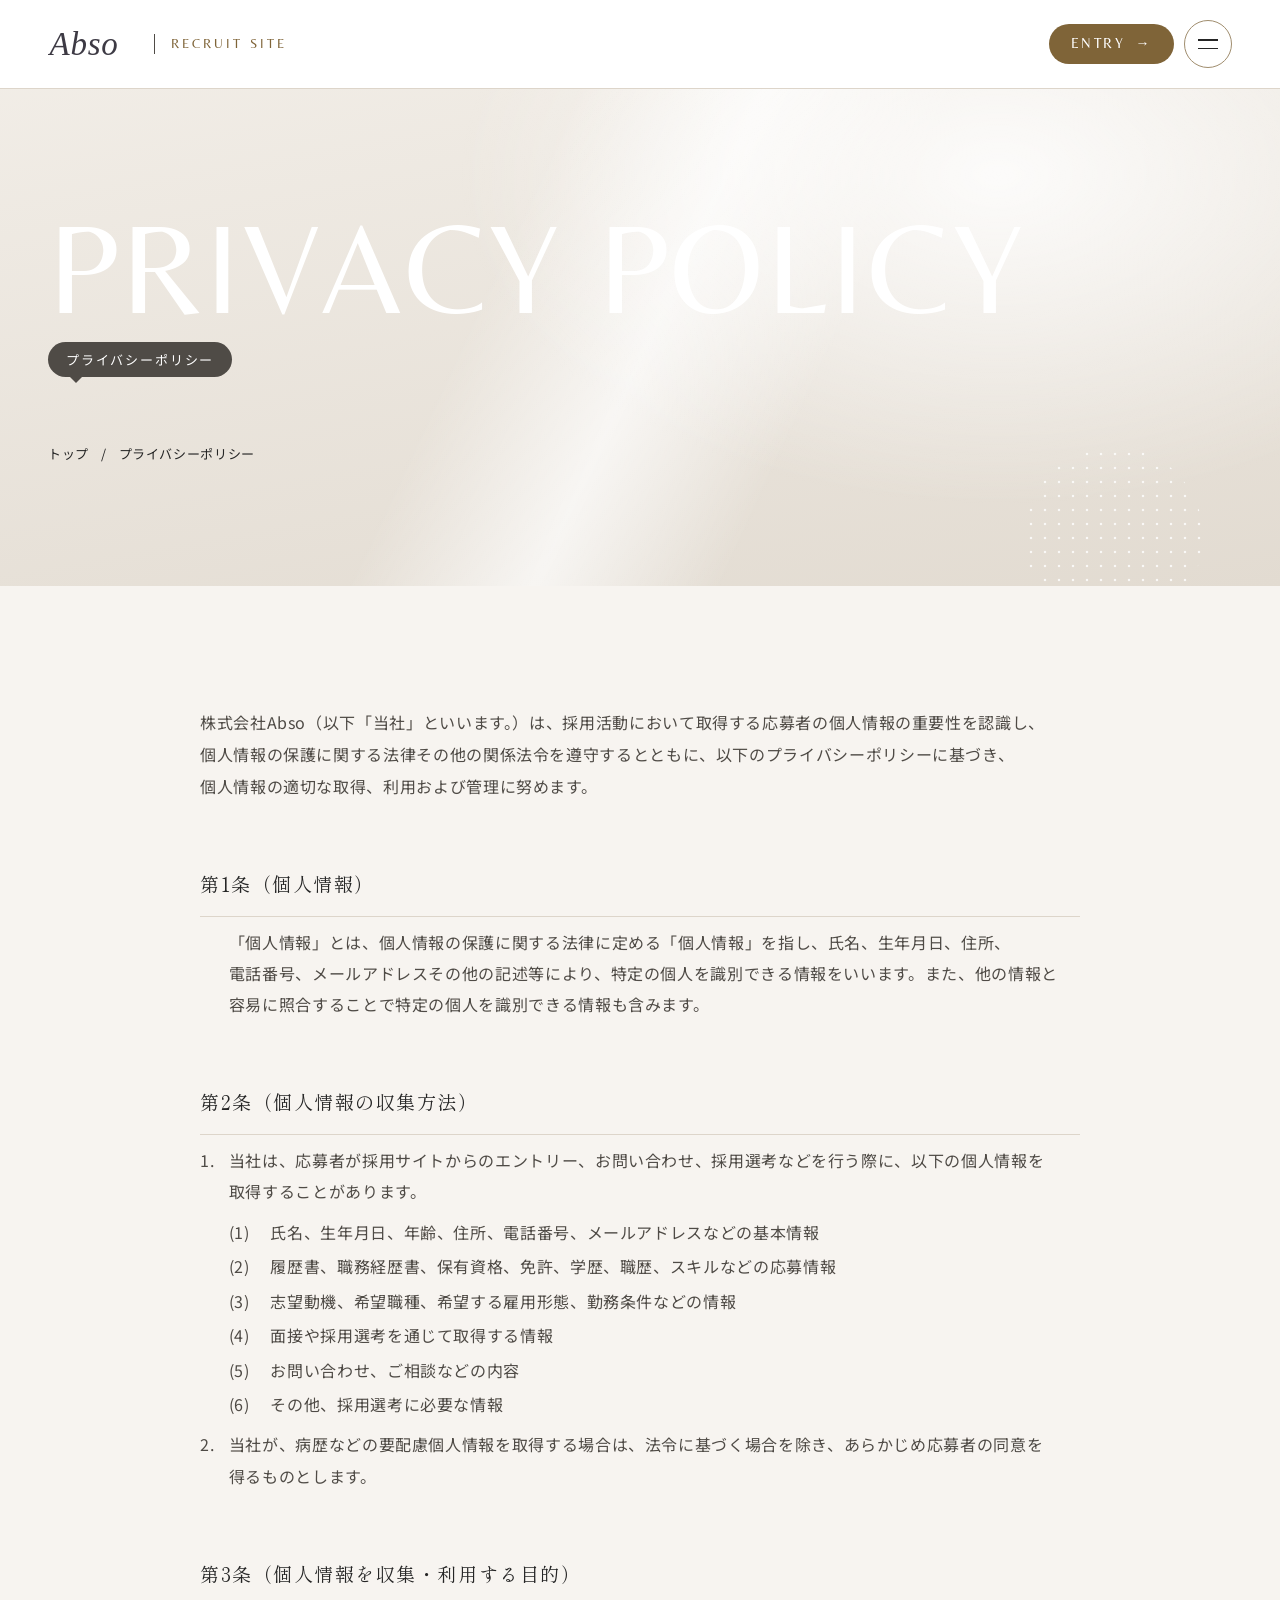
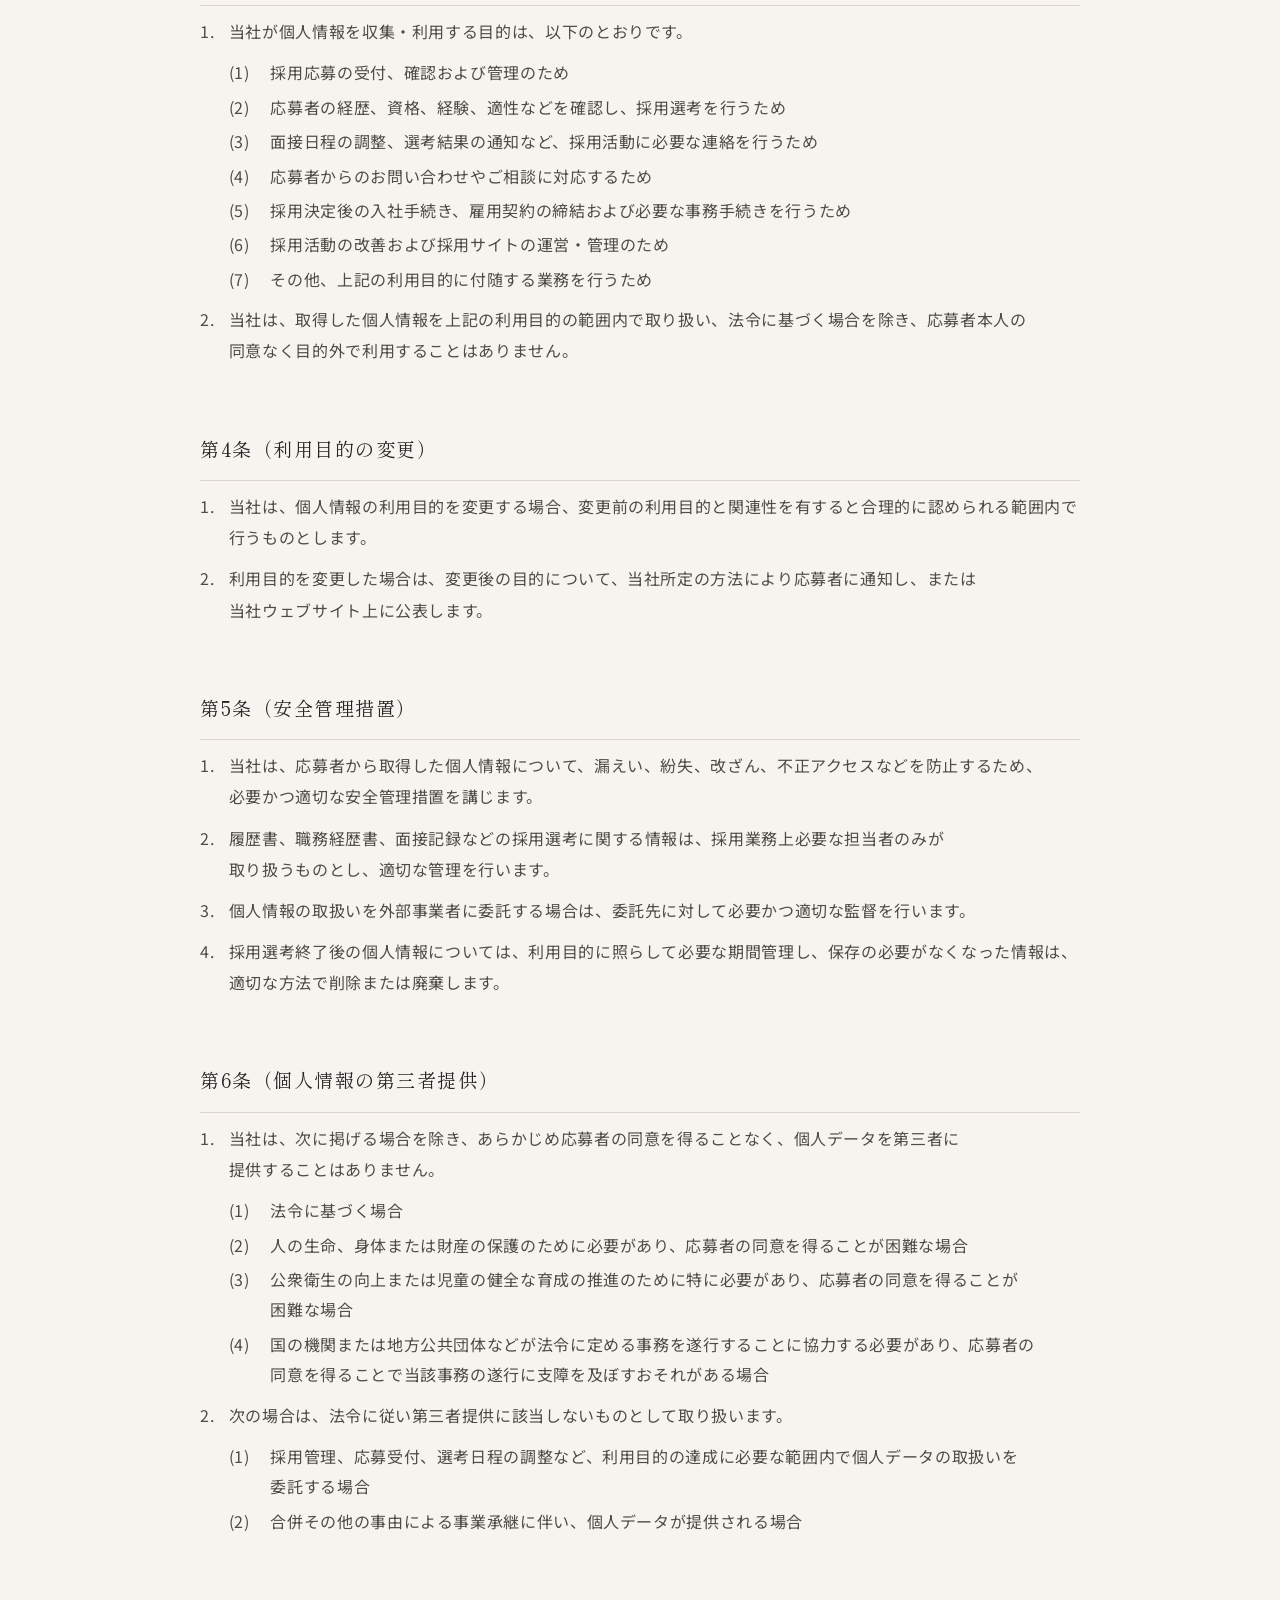
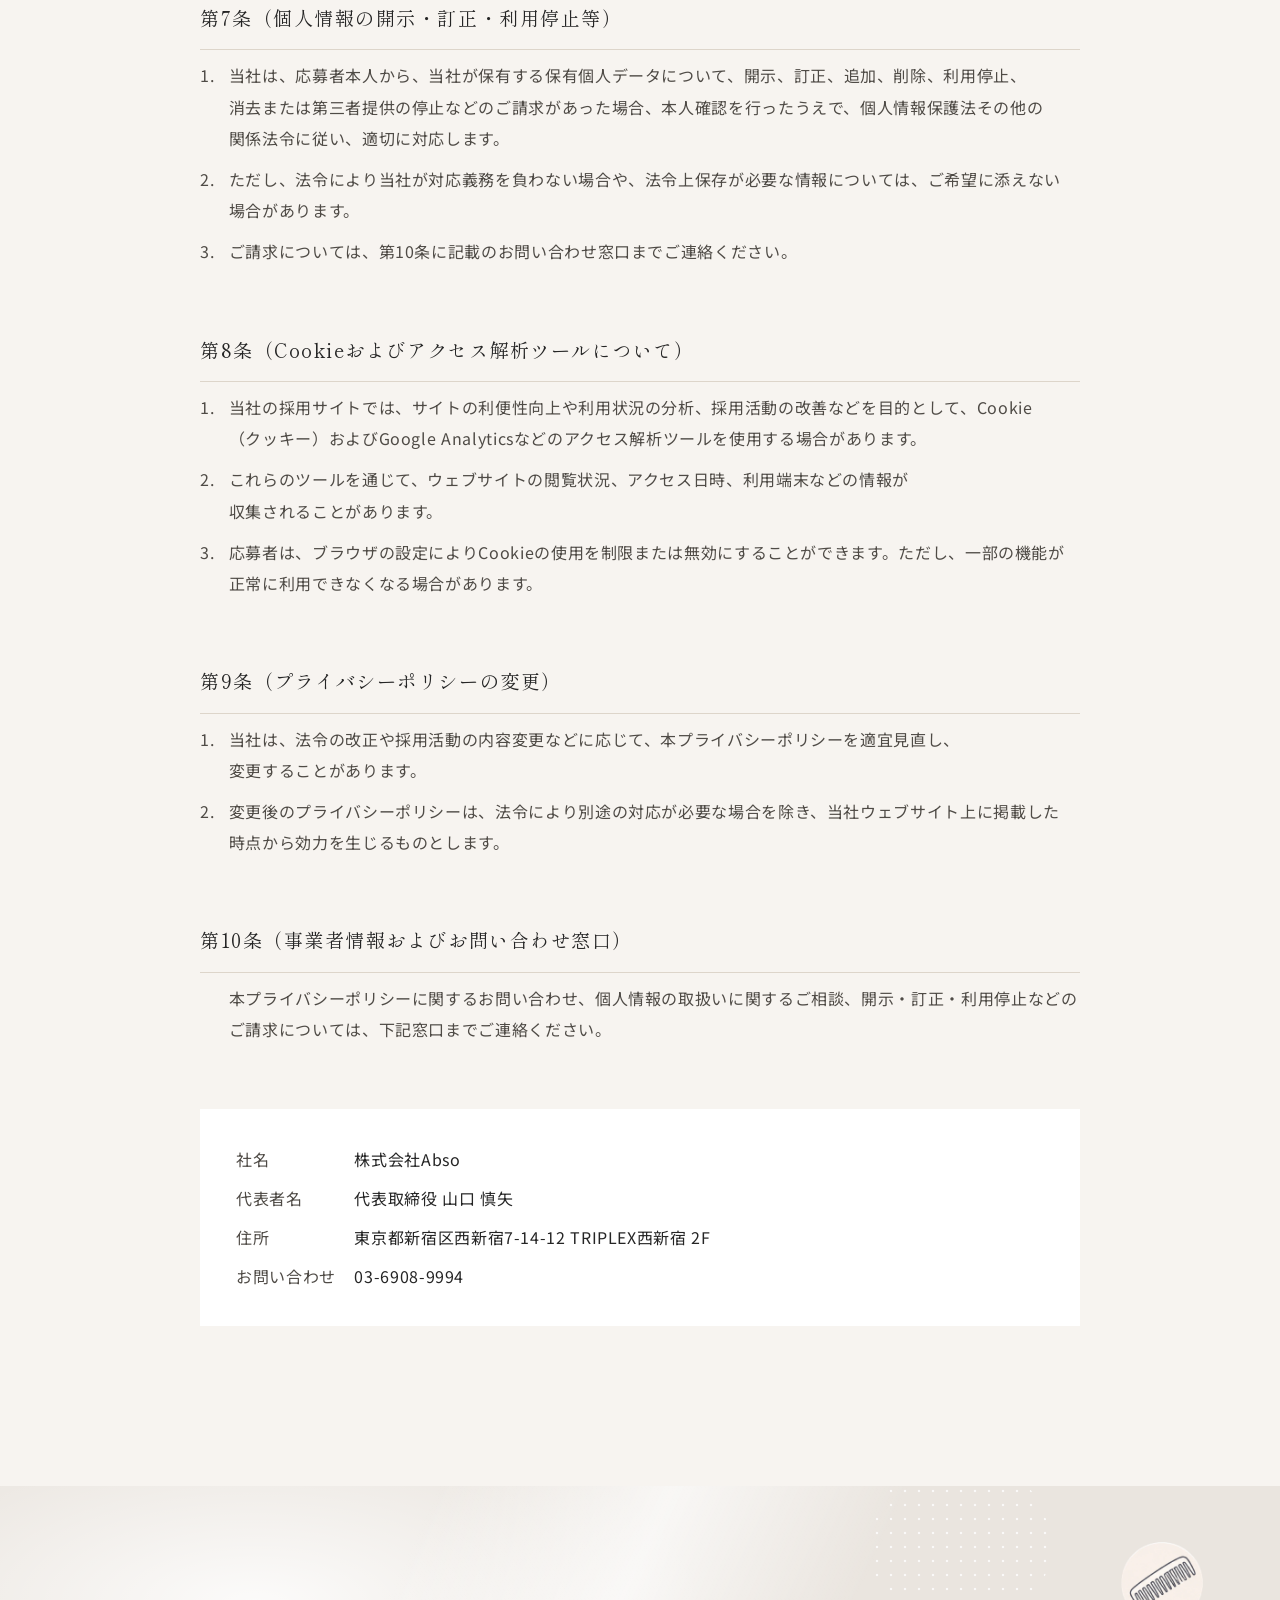
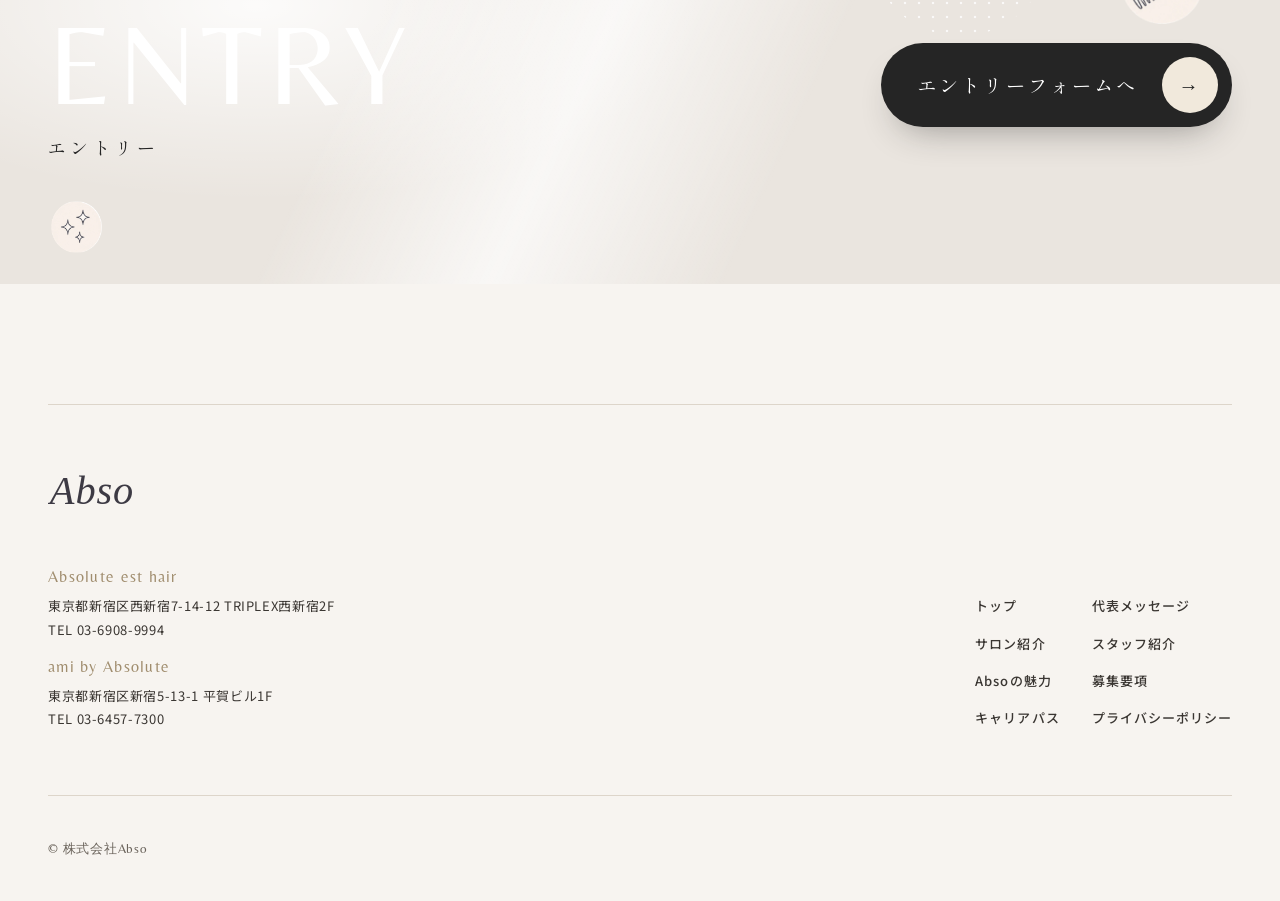
<file: privacy/index.html>
<!doctype html>
<html lang="ja">
<head>
<meta charset="utf-8">
<meta name="viewport" content="width=device-width, initial-scale=1">
<meta name="robots" content="noindex, nofollow">
<meta name="generator" content="SPINOVA HP kit v1.0 master">
<title>プライバシーポリシー｜株式会社Abso 採用サイト</title>
<meta name="description" content="株式会社Absoのプライバシーポリシーです。">
<meta property="og:type" content="article">
<meta property="og:site_name" content="株式会社Abso 採用サイト">
<meta property="og:title" content="プライバシーポリシー｜株式会社Abso 採用サイト">
<meta property="og:description" content="株式会社Absoのプライバシーポリシーです。">
<meta property="og:url" content="https://hse-inc.github.io/abso-hp/privacy/">
<meta property="og:image" content="https://hse-inc.github.io/abso-hp/assets/ogp.jpg?v=20261123c">
<meta property="og:image:width" content="1200">
<meta property="og:image:height" content="630">
<meta name="twitter:card" content="summary_large_image">
<meta name="twitter:image" content="https://hse-inc.github.io/abso-hp/assets/ogp.jpg?v=20261123c">
<link rel="preconnect" href="https://fonts.googleapis.com">
<link rel="preconnect" href="https://fonts.gstatic.com" crossorigin>
<link href="https://fonts.googleapis.com/css2?family=Belleza&family=Great+Vibes&family=Cormorant+Garamond:wght@500&family=Noto+Sans+JP:wght@400;500&family=Shippori+Mincho:wght@400;500&display=swap" rel="stylesheet">
<link rel="icon" href="../assets/favicon.ico?v=20261128212101" sizes="any">
<link rel="icon" href="../assets/favicon-32.png?v=20261128212101" type="image/png" sizes="32x32">
<link rel="apple-touch-icon" href="../assets/apple-touch-icon.png?v=20261128212101">
<link rel="stylesheet" href="../tokens.css?v=20261128212101">
<link rel="stylesheet" href="../base.css?v=20261128212101">
<link rel="stylesheet" href="../style.css?v=20261128212101">
</head>
<body class="is-sub is-sub--privacy">
<div class="opening" aria-hidden="true"><span class="opening__logo">Abso</span></div>
<div class="progress" aria-hidden="true"></div>

<header class="header header--burger">
  <a class="logo" href="../" aria-label="株式会社Abso 採用サイト トップへ">
    <img class="logo__w" src="../assets/logo_w.svg?v=20261128212101" alt="" width="120" height="48">
    <img class="logo__c" src="../assets/logo.svg?v=20261128212101" alt="" width="120" height="48">
  </a>
  <span class="header__tag" aria-hidden="true">RECRUIT SITE</span>
  <div class="header__acts">
    <a class="pill" href="../entry/">ENTRY<span class="pill__arw" aria-hidden="true">→</span></a>
    <button class="menu-btn" type="button" aria-expanded="false" aria-controls="drawer" aria-label="メニューを開く"><span></span><span></span></button>
  </div>
</header>

<div class="drawer" id="drawer">
  <ul class="drawer__list">
    <li style="--i:0"><a href="../"><span class="drawer__en" aria-hidden="true">TOP</span><span class="drawer__ja">トップ</span></a></li>
    <li style="--i:1"><a href="../message/"><span class="drawer__en" aria-hidden="true">MESSAGE</span><span class="drawer__ja">代表メッセージ</span></a></li>
    <li style="--i:2"><a href="../salon/"><span class="drawer__en" aria-hidden="true">SALON</span><span class="drawer__ja">サロン紹介</span></a></li>
    <li style="--i:3"><a href="../staff/"><span class="drawer__en" aria-hidden="true">STAFF</span><span class="drawer__ja">スタッフ紹介</span></a></li>
    <li style="--i:4"><a href="../appeal/"><span class="drawer__en" aria-hidden="true">ABOUT Abso</span><span class="drawer__ja">Absoの魅力</span></a></li>
    <li style="--i:5"><a href="../requirements/"><span class="drawer__en" aria-hidden="true">REQUIREMENTS</span><span class="drawer__ja">募集要項</span></a></li>
    <li style="--i:6"><a href="../career/"><span class="drawer__en" aria-hidden="true">CAREER PATH</span><span class="drawer__ja">キャリアパス</span></a></li>
  </ul>
</div>

<main>
    <section class="phero">
    <div class="phero__light" aria-hidden="true"></div>
    <span class="dots dots--p1" aria-hidden="true"></span>
    <div class="wrap phero__in">
      <div class="ttl2">
        <p class="ttl2__en" aria-hidden="true"><span class="mask"><span>PRIVACY</span></span><span class="mask"><span>POLICY</span></span></p>
        <h1 class="ttl2__ja">プライバシーポリシー</h1>
      </div>
      <ol class="crumb"><li><a href="../">トップ</a></li><li>プライバシーポリシー</li></ol>
    </div>
  </section>

  <section class="sec policy">
    <div class="wrap policy__in">
      <p class="policy__lead">株式会社Abso（以下<wbr>「当社」といいます。）は、<wbr>採用活動において<wbr>取得する<wbr>応募者の<wbr>個人情報の<wbr>重要性を<wbr>認識し、<wbr>個人情報の<wbr>保護に<wbr>関する<wbr>法律その<wbr>他の<wbr>関係法令を<wbr>遵守するとともに、<wbr>以下の<wbr>プライバシーポリシーに<wbr>基づき、<wbr>個人情報の<wbr>適切な取得、<wbr>利用および<wbr>管理に<wbr>努めます。</p>
      <section class="policy__art">
        <h2 class="policy__h">第1条<wbr>（個人情報）</h2>
        <p class="policy__p">「個人情報」とは、<wbr>個人情報の<wbr>保護に<wbr>関する<wbr>法律に<wbr>定める<wbr>「個人情報」を<wbr>指し、<wbr>氏名、<wbr>生年月日、<wbr>住所、<wbr>電話番号、<wbr>メールアドレスその<wbr>他の<wbr>記述等により、<wbr>特定の<wbr>個人を<wbr>識別できる<wbr>情報をいいます。<wbr>また、<wbr>他の<wbr>情報と<wbr>容易に<wbr>照合することで<wbr>特定の<wbr>個人を<wbr>識別できる<wbr>情報も<wbr>含みます。</p>
      </section>
      <section class="policy__art">
        <h2 class="policy__h">第2条<wbr>（個人情報の<wbr>収集方法）</h2>
        <p class="policy__p"><span class="policy__no">1.</span>当社は、<wbr>応募者が<wbr>採用サイトからの<wbr>エントリー、<wbr>お問い合わせ、<wbr>採用選考などを<wbr>行う際に、<wbr>以下の<wbr>個人情報を<wbr>取得することがあります。</p>
        <ol class="policy__ol">
          <li><span class="policy__no">(1)</span>氏名、<wbr>生年月日、<wbr>年齢、<wbr>住所、<wbr>電話番号、<wbr>メールアドレスなどの<wbr>基本情報</li>
          <li><span class="policy__no">(2)</span>履歴書、<wbr>職務経歴書、<wbr>保有資格、<wbr>免許、<wbr>学歴、<wbr>職歴、<wbr>スキルなどの<wbr>応募情報</li>
          <li><span class="policy__no">(3)</span>志望動機、<wbr>希望職種、<wbr>希望する<wbr>雇用形態、<wbr>勤務条件などの<wbr>情報</li>
          <li><span class="policy__no">(4)</span>面接や<wbr>採用選考を<wbr>通じて<wbr>取得する<wbr>情報</li>
          <li><span class="policy__no">(5)</span>お問い合わせ、<wbr>ご相談などの<wbr>内容</li>
          <li><span class="policy__no">(6)</span>その<wbr>他、<wbr>採用選考に<wbr>必要な情報</li>
        </ol>
        <p class="policy__p"><span class="policy__no">2.</span>当社が、<wbr>病歴などの<wbr>要配慮個人情報を<wbr>取得する<wbr>場合は、<wbr>法令に<wbr>基づく<wbr>場合を<wbr>除き、<wbr>あらかじめ<wbr>応募者の<wbr>同意を<wbr>得るものとします。</p>
      </section>
      <section class="policy__art">
        <h2 class="policy__h">第3条<wbr>（個人情報を<wbr>収集・利用する<wbr>目的）</h2>
        <p class="policy__p"><span class="policy__no">1.</span>当社が<wbr>個人情報を<wbr>収集・利用する<wbr>目的は、<wbr>以下のとおりです。</p>
        <ol class="policy__ol">
          <li><span class="policy__no">(1)</span>採用応募の<wbr>受付、<wbr>確認および<wbr>管理のため</li>
          <li><span class="policy__no">(2)</span>応募者の<wbr>経歴、<wbr>資格、<wbr>経験、<wbr>適性などを<wbr>確認し、<wbr>採用選考を<wbr>行うため</li>
          <li><span class="policy__no">(3)</span>面接日程の<wbr>調整、<wbr>選考結果の<wbr>通知など、<wbr>採用活動に<wbr>必要な連絡を<wbr>行うため</li>
          <li><span class="policy__no">(4)</span>応募者からの<wbr>お問い合わせやご相談に<wbr>対応するため</li>
          <li><span class="policy__no">(5)</span>採用決定後の<wbr>入社手続き、<wbr>雇用契約の<wbr>締結および<wbr>必要な事務手続きを<wbr>行うため</li>
          <li><span class="policy__no">(6)</span>採用活動の<wbr>改善および<wbr>採用サイトの<wbr>運営・管理のため</li>
          <li><span class="policy__no">(7)</span>その<wbr>他、<wbr>上記の<wbr>利用目的に<wbr>付随する<wbr>業務を<wbr>行うため</li>
        </ol>
        <p class="policy__p"><span class="policy__no">2.</span>当社は、<wbr>取得した<wbr>個人情報を<wbr>上記の<wbr>利用目的の<wbr>範囲内で<wbr>取り扱い、<wbr>法令に<wbr>基づく<wbr>場合を<wbr>除き、<wbr>応募者本人の<wbr>同意なく<wbr>目的外で<wbr>利用することはありません。</p>
      </section>
      <section class="policy__art">
        <h2 class="policy__h">第4条<wbr>（利用目的の<wbr>変更）</h2>
        <p class="policy__p"><span class="policy__no">1.</span>当社は、<wbr>個人情報の<wbr>利用目的を<wbr>変更する<wbr>場合、<wbr>変更前の<wbr>利用目的と<wbr>関連性を<wbr>有すると<wbr>合理的に<wbr>認められる<wbr>範囲内で<wbr>行うものとします。</p>
        <p class="policy__p"><span class="policy__no">2.</span>利用目的を<wbr>変更した<wbr>場合は、<wbr>変更後の<wbr>目的について、<wbr>当社所定の<wbr>方法により<wbr>応募者に<wbr>通知し、<wbr>または<wbr>当社ウェブサイト上に<wbr>公表します。</p>
      </section>
      <section class="policy__art">
        <h2 class="policy__h">第5条<wbr>（安全管理措置）</h2>
        <p class="policy__p"><span class="policy__no">1.</span>当社は、<wbr>応募者から<wbr>取得した<wbr>個人情報について、<wbr>漏えい、<wbr>紛失、<wbr>改ざん、<wbr>不正アクセスなどを<wbr>防止するため、<wbr>必要かつ<wbr>適切な安全管理措置を<wbr>講じます。</p>
        <p class="policy__p"><span class="policy__no">2.</span>履歴書、<wbr>職務経歴書、<wbr>面接記録などの<wbr>採用選考に<wbr>関する<wbr>情報は、<wbr>採用業務上必要な担当者のみが<wbr>取り扱うものとし、<wbr>適切な管理を<wbr>行います。</p>
        <p class="policy__p"><span class="policy__no">3.</span>個人情報の<wbr>取扱いを<wbr>外部事業者に<wbr>委託する<wbr>場合は、<wbr>委託先に<wbr>対して<wbr>必要かつ<wbr>適切な監督を<wbr>行います。</p>
        <p class="policy__p"><span class="policy__no">4.</span>採用選考終了後の<wbr>個人情報については、<wbr>利用目的に<wbr>照らして<wbr>必要な期間管理し、<wbr>保存の<wbr>必要がなくなった<wbr>情報は、<wbr>適切な方法で<wbr>削除または<wbr>廃棄します。</p>
      </section>
      <section class="policy__art">
        <h2 class="policy__h">第6条<wbr>（個人情報の<wbr>第三者提供）</h2>
        <p class="policy__p"><span class="policy__no">1.</span>当社は、<wbr>次に<wbr>掲げる<wbr>場合を<wbr>除き、<wbr>あらかじめ<wbr>応募者の<wbr>同意を<wbr>得ることなく、<wbr>個人データを<wbr>第三者に<wbr>提供することはありません。</p>
        <ol class="policy__ol">
          <li><span class="policy__no">(1)</span>法令に<wbr>基づく<wbr>場合</li>
          <li><span class="policy__no">(2)</span>人の<wbr>生命、<wbr>身体または<wbr>財産の<wbr>保護のために<wbr>必要があり、<wbr>応募者の<wbr>同意を<wbr>得ることが<wbr>困難な場合</li>
          <li><span class="policy__no">(3)</span>公衆衛生の<wbr>向上または<wbr>児童の<wbr>健全な育成の<wbr>推進のために<wbr>特に<wbr>必要があり、<wbr>応募者の<wbr>同意を<wbr>得ることが<wbr>困難な場合</li>
          <li><span class="policy__no">(4)</span>国の<wbr>機関または<wbr>地方公共団体などが<wbr>法令に<wbr>定める<wbr>事務を<wbr>遂行することに<wbr>協力する<wbr>必要があり、<wbr>応募者の<wbr>同意を<wbr>得ることで<wbr>当該事務の<wbr>遂行に<wbr>支障を<wbr>及ぼすおそれがある<wbr>場合</li>
        </ol>
        <p class="policy__p"><span class="policy__no">2.</span>次の<wbr>場合は、<wbr>法令に<wbr>従い第三者提供に<wbr>該当しないものとして<wbr>取り扱います。</p>
        <ol class="policy__ol">
          <li><span class="policy__no">(1)</span>採用管理、<wbr>応募受付、<wbr>選考日程の<wbr>調整など、<wbr>利用目的の<wbr>達成に<wbr>必要な範囲内で<wbr>個人データの<wbr>取扱いを<wbr>委託する<wbr>場合</li>
          <li><span class="policy__no">(2)</span>合併その<wbr>他の<wbr>事由による<wbr>事業承継に<wbr>伴い、<wbr>個人データが<wbr>提供される<wbr>場合</li>
        </ol>
      </section>
      <section class="policy__art">
        <h2 class="policy__h">第7条<wbr>（個人情報の<wbr>開示・訂正・利用停止等）</h2>
        <p class="policy__p"><span class="policy__no">1.</span>当社は、<wbr>応募者本人から、<wbr>当社が<wbr>保有する<wbr>保有個人データについて、<wbr>開示、<wbr>訂正、<wbr>追加、<wbr>削除、<wbr>利用停止、<wbr>消去または<wbr>第三者提供の<wbr>停止などの<wbr>ご請求があった<wbr>場合、<wbr>本人確認を<wbr>行ったうえで、<wbr>個人情報保護法その<wbr>他の<wbr>関係法令に<wbr>従い、<wbr>適切に<wbr>対応します。</p>
        <p class="policy__p"><span class="policy__no">2.</span>ただし、<wbr>法令により<wbr>当社が<wbr>対応義務を<wbr>負わない<wbr>場合や、<wbr>法令上保存が<wbr>必要な情報については、<wbr>ご希望に<wbr>添えない<wbr>場合があります。</p>
        <p class="policy__p"><span class="policy__no">3.</span>ご請求については、<wbr>第10条に<wbr>記載の<wbr>お問い合わせ<wbr>窓口まで<wbr>ご連絡ください。</p>
      </section>
      <section class="policy__art">
        <h2 class="policy__h">第8条<wbr>（Cookieおよび<wbr>アクセス解析ツールについて）</h2>
        <p class="policy__p"><span class="policy__no">1.</span>当社の<wbr>採用サイトでは、<wbr>サイトの<wbr>利便性向上や<wbr>利用状況の<wbr>分析、<wbr>採用活動の<wbr>改善などを<wbr>目的として、<wbr>Cookie（クッキー）およびGoogle Analyticsなどの<wbr>アクセス解析ツールを<wbr>使用する<wbr>場合があります。</p>
        <p class="policy__p"><span class="policy__no">2.</span>これらの<wbr>ツールを<wbr>通じて、<wbr>ウェブサイトの<wbr>閲覧状況、<wbr>アクセス日時、<wbr>利用端末などの<wbr>情報が<wbr>収集されることがあります。</p>
        <p class="policy__p"><span class="policy__no">3.</span>応募者は、<wbr>ブラウザの<wbr>設定によりCookieの<wbr>使用を<wbr>制限または<wbr>無効にすることができます。<wbr>ただし、<wbr>一部の<wbr>機能が<wbr>正常に<wbr>利用できなくなる<wbr>場合があります。</p>
      </section>
      <section class="policy__art">
        <h2 class="policy__h">第9条<wbr>（プライバシーポリシーの<wbr>変更）</h2>
        <p class="policy__p"><span class="policy__no">1.</span>当社は、<wbr>法令の<wbr>改正や<wbr>採用活動の<wbr>内容変更などに<wbr>応じて、<wbr>本プライバシーポリシーを<wbr>適宜見直し、<wbr>変更することがあります。</p>
        <p class="policy__p"><span class="policy__no">2.</span>変更後の<wbr>プライバシーポリシーは、<wbr>法令により<wbr>別途の<wbr>対応が<wbr>必要な場合を<wbr>除き、<wbr>当社ウェブサイト上に<wbr>掲載した<wbr>時点から<wbr>効力を<wbr>生じるものとします。</p>
      </section>
      <section class="policy__art">
        <h2 class="policy__h">第10条<wbr>（事業者情報およびお問い合わせ<wbr>窓口）</h2>
        <p class="policy__p">本プライバシーポリシーに<wbr>関するお問い合わせ、<wbr>個人情報の<wbr>取扱いに<wbr>関するご相談、<wbr>開示・訂正・利用停止などの<wbr>ご請求については、<wbr>下記窓口まで<wbr>ご連絡ください。</p>
      </section>
      <dl class="policy__co">
        <dt>社名</dt><dd>株式会社Abso</dd>
        <dt>代表者名</dt><dd>代表取締役 山口 慎矢</dd>
        <dt>住所</dt><dd>東京都新宿区西新宿<wbr><span class="nb">7-14-12</span> <span class="nb">TRIPLEX西新宿 2F</span></dd>
        <dt>お問い合わせ</dt><dd><a class="nb" href="tel:0369089994">03-6908-9994</a></dd>
      </dl>
    </div>
  </section>

    <section class="entry">
    <span class="dots dots--e1" aria-hidden="true"></span>
    <div class="entry__light" aria-hidden="true"></div>
    <img class="deco deco--e" src="../assets/il-comb.webp?v=20261128212101" alt="" width="360" height="360" loading="lazy" aria-hidden="true"><img class="deco deco--m" src="../assets/il-sparkle.webp?v=20261128212101" alt="" width="360" height="360" loading="lazy" aria-hidden="true">
    <div class="wrap entry__in">
      <div class="entry__head">
        <p class="entry__en" aria-hidden="true">ENTRY</p>
        <p class="entry__ja">エントリー</p>
      </div>
      <a class="entry__btn" href="../entry/" data-todo>エントリーフォームへ<span aria-hidden="true">→</span></a>
    </div>
  </section>

</main>

<footer class="footer">
  <div class="wrap footer__top">
    <div class="footer__co">
      <a class="footer__logo" href="../" aria-label="株式会社Abso 採用サイト トップへ"><img src="../assets/logo.svg?v=20261128212101" alt="" width="120" height="48" loading="lazy"></a>
      <dl class="footer__info">
        <dt>Absolute est hair</dt><dd>東京都新宿区西新宿7-14-12 <span class="nb">TRIPLEX西新宿2F</span><br><a class="nb" href="tel:0369089994">TEL 03-6908-9994</a></dd>
        <dt>ami by Absolute</dt><dd>東京都新宿区新宿5-13-1 <span class="nb">平賀ビル1F</span><br><a class="nb" href="tel:0364577300">TEL 03-6457-7300</a></dd>
      </dl>
    </div>
    <ul class="footer__nav">
      <li><a href="../">トップ</a></li>
      <li><a href="../message/">代表メッセージ</a></li>
      <li><a href="../salon/">サロン紹介</a></li>
      <li><a href="../staff/">スタッフ紹介</a></li>
      <li><a href="../appeal/">Absoの魅力</a></li>
      <li><a href="../requirements/">募集要項</a></li>
      <li><a href="../career/">キャリアパス</a></li>
      <li><a href="../privacy/">プライバシーポリシー</a></li>
    </ul>
  </div>
  <p class="wrap footer__copy">© 株式会社Abso</p>
</footer>

<script src="../site.js?v=20261128212101"></script>
</body>
</html>
</file>
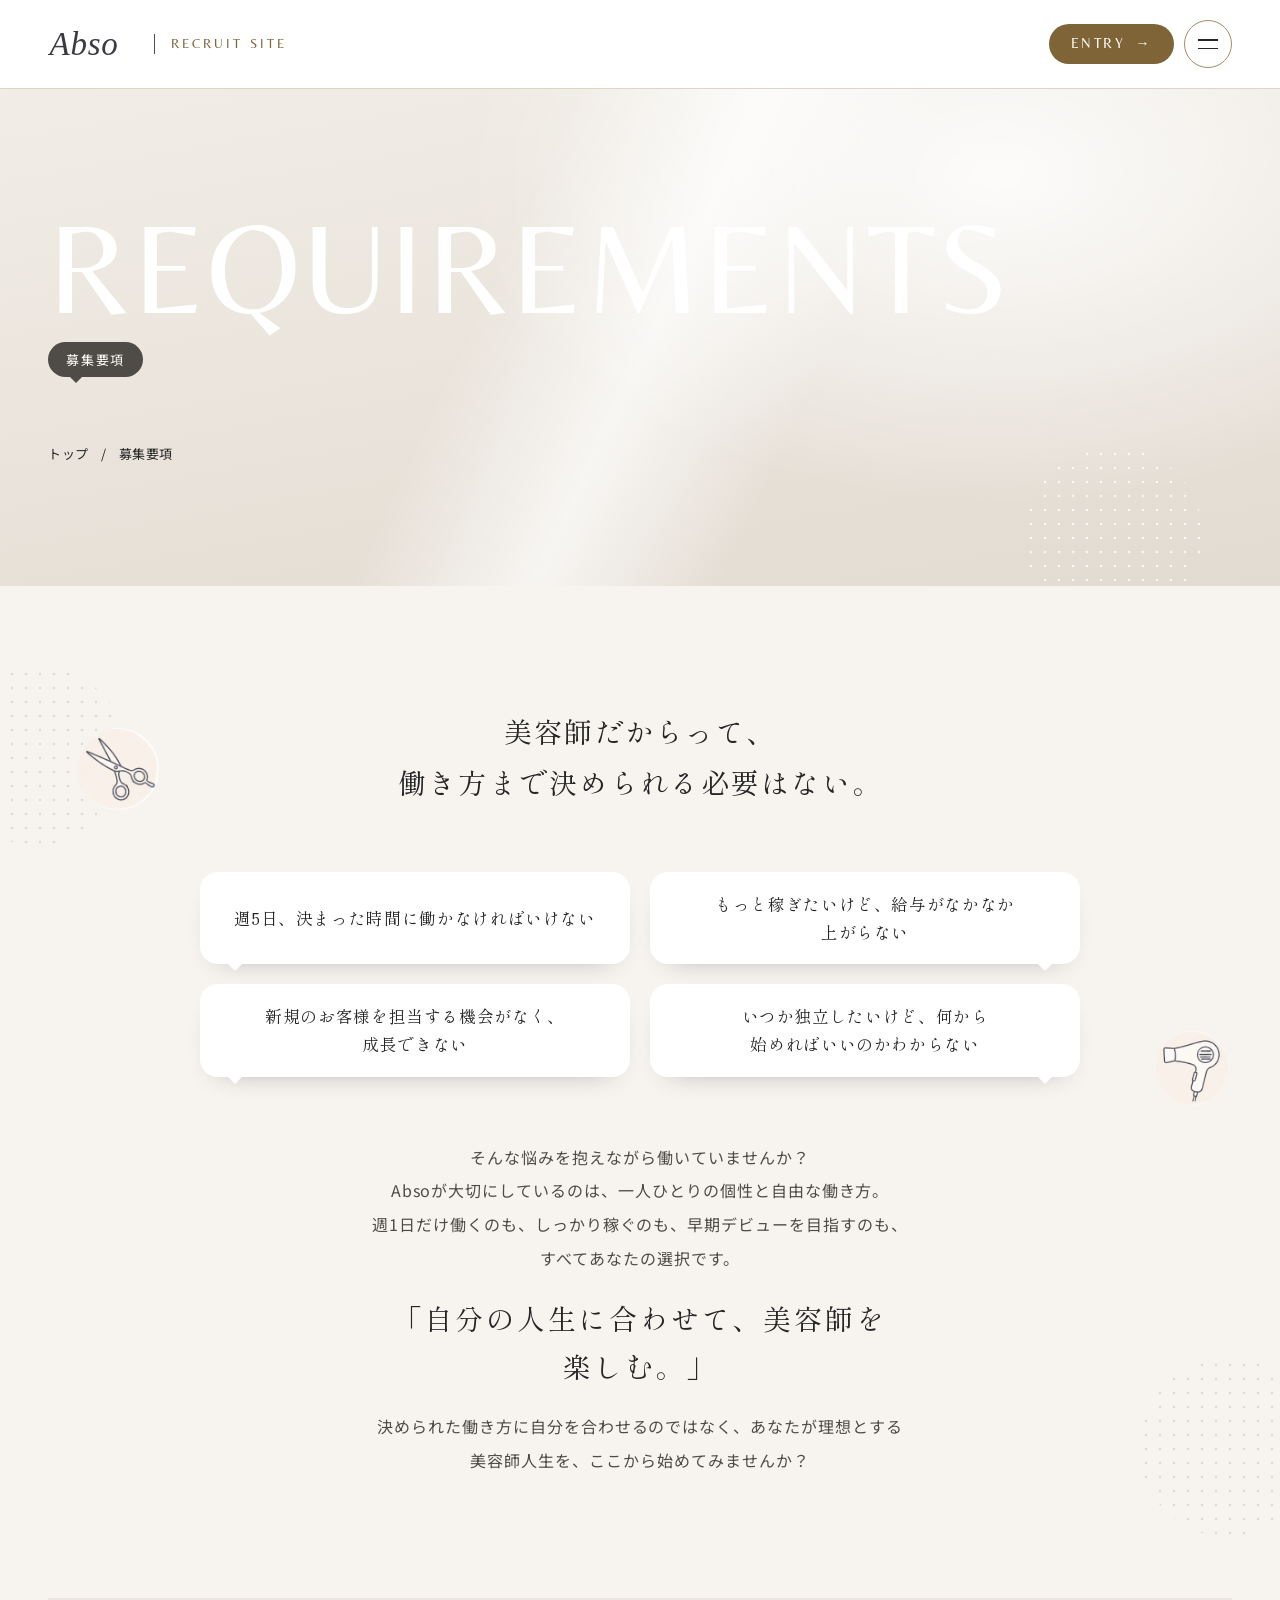
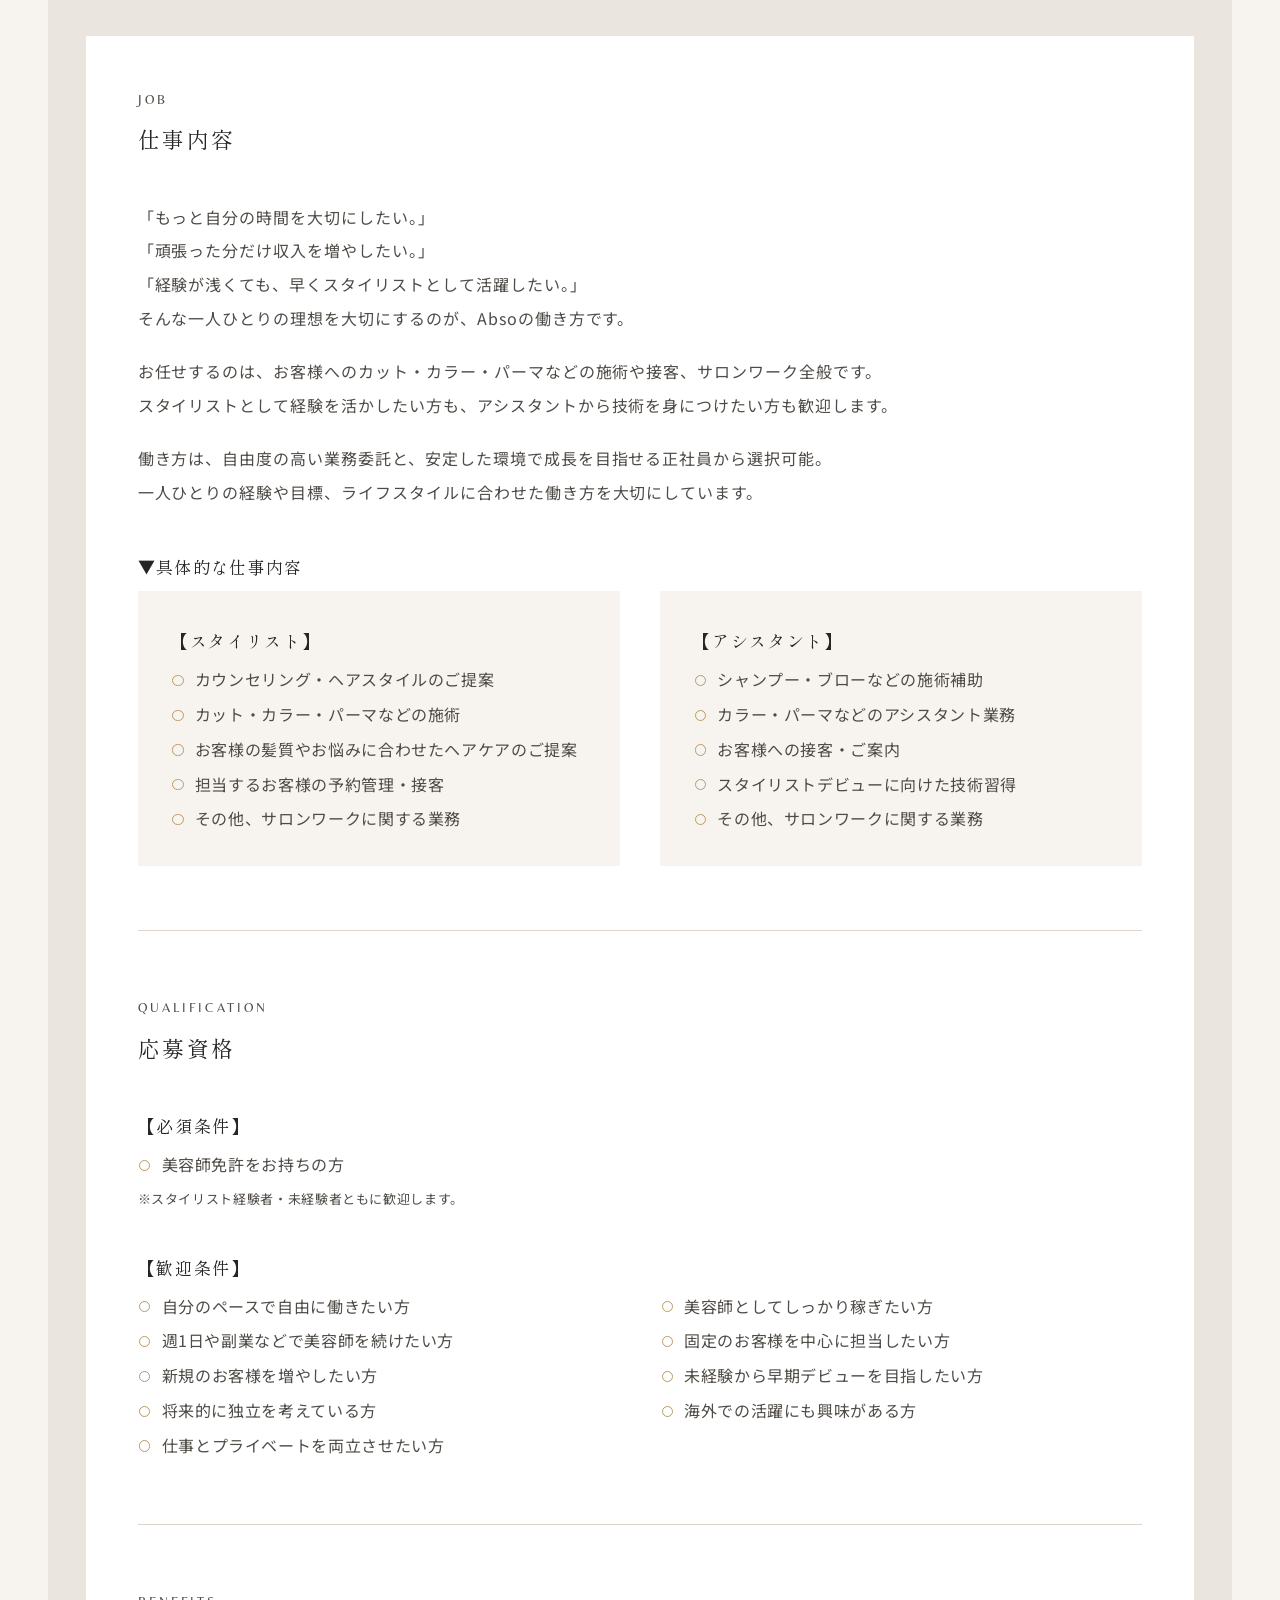
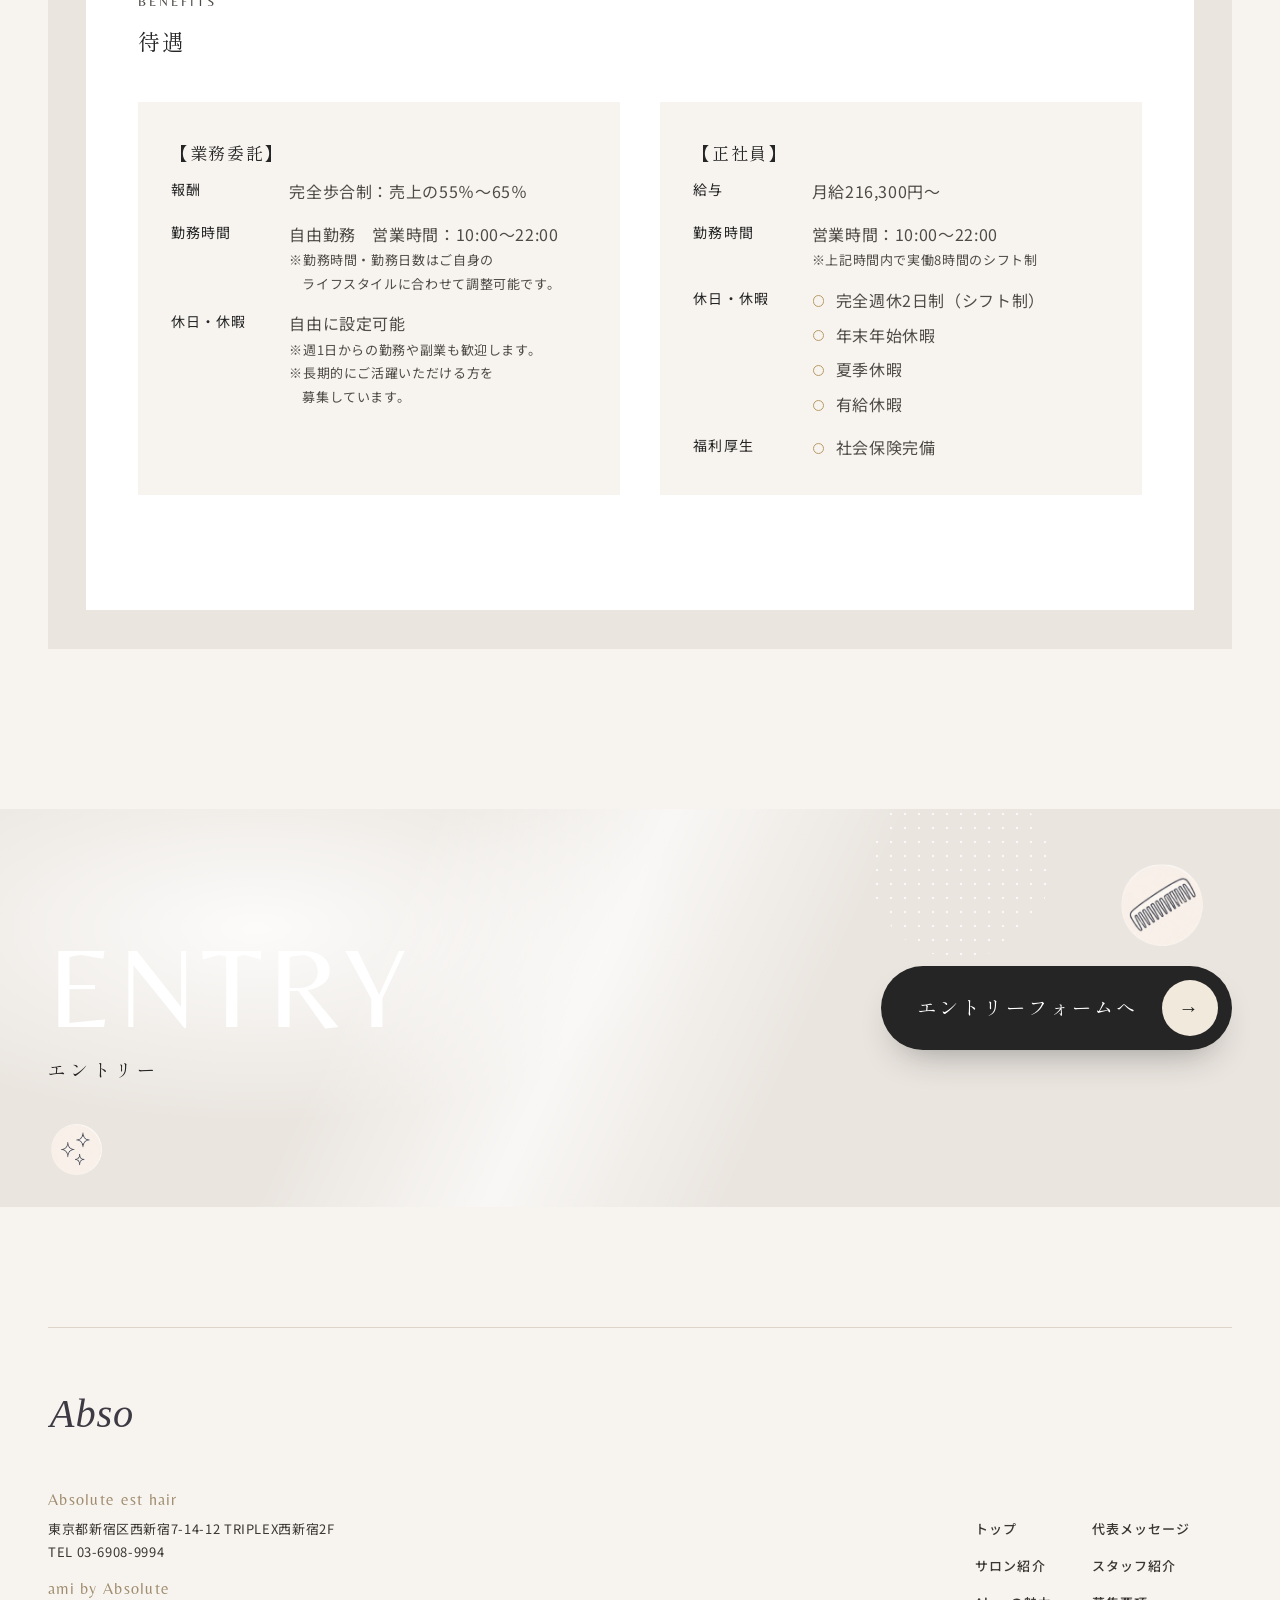
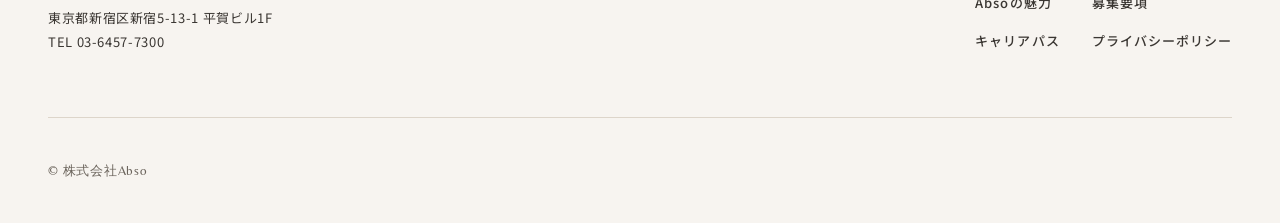
<file: requirements/index.html>
<!doctype html>
<html lang="ja">
<head>
<meta charset="utf-8">
<meta name="viewport" content="width=device-width, initial-scale=1">
<meta name="robots" content="noindex, nofollow">
<meta name="generator" content="SPINOVA HP kit v1.0 master">
<title>募集要項｜株式会社Abso 採用サイト</title>
<meta name="description" content="株式会社Absoのスタイリスト・アシスタントの募集要項です。">
<meta property="og:type" content="article">
<meta property="og:site_name" content="株式会社Abso 採用サイト">
<meta property="og:title" content="募集要項｜株式会社Abso 採用サイト">
<meta property="og:description" content="株式会社Absoのスタイリスト・アシスタントの募集要項です。">
<meta property="og:url" content="https://hse-inc.github.io/abso-hp/requirements/">
<meta property="og:image" content="https://hse-inc.github.io/abso-hp/assets/ogp.jpg?v=20261123c">
<meta property="og:image:width" content="1200">
<meta property="og:image:height" content="630">
<meta name="twitter:card" content="summary_large_image">
<meta name="twitter:image" content="https://hse-inc.github.io/abso-hp/assets/ogp.jpg?v=20261123c">
<link rel="preconnect" href="https://fonts.googleapis.com">
<link rel="preconnect" href="https://fonts.gstatic.com" crossorigin>
<link href="https://fonts.googleapis.com/css2?family=Belleza&family=Great+Vibes&family=Cormorant+Garamond:wght@500&family=Noto+Sans+JP:wght@400;500&family=Shippori+Mincho:wght@400;500&display=swap" rel="stylesheet">
<link rel="icon" href="../assets/favicon.ico?v=20261128212101" sizes="any">
<link rel="icon" href="../assets/favicon-32.png?v=20261128212101" type="image/png" sizes="32x32">
<link rel="apple-touch-icon" href="../assets/apple-touch-icon.png?v=20261128212101">
<link rel="stylesheet" href="../tokens.css?v=20261128212101">
<link rel="stylesheet" href="../base.css?v=20261128212101">
<link rel="stylesheet" href="../style.css?v=20261128212101">
</head>
<body class="is-sub is-sub--requirements">
<div class="opening" aria-hidden="true"><span class="opening__logo">Abso</span></div>
<div class="progress" aria-hidden="true"></div>

<header class="header header--burger">
  <a class="logo" href="../" aria-label="株式会社Abso 採用サイト トップへ">
    <img class="logo__w" src="../assets/logo_w.svg?v=20261128212101" alt="" width="120" height="48">
    <img class="logo__c" src="../assets/logo.svg?v=20261128212101" alt="" width="120" height="48">
  </a>
  <span class="header__tag" aria-hidden="true">RECRUIT SITE</span>
  <div class="header__acts">
    <a class="pill" href="../entry/">ENTRY<span class="pill__arw" aria-hidden="true">→</span></a>
    <button class="menu-btn" type="button" aria-expanded="false" aria-controls="drawer" aria-label="メニューを開く"><span></span><span></span></button>
  </div>
</header>

<div class="drawer" id="drawer">
  <ul class="drawer__list">
    <li style="--i:0"><a href="../"><span class="drawer__en" aria-hidden="true">TOP</span><span class="drawer__ja">トップ</span></a></li>
    <li style="--i:1"><a href="../message/"><span class="drawer__en" aria-hidden="true">MESSAGE</span><span class="drawer__ja">代表メッセージ</span></a></li>
    <li style="--i:2"><a href="../salon/"><span class="drawer__en" aria-hidden="true">SALON</span><span class="drawer__ja">サロン紹介</span></a></li>
    <li style="--i:3"><a href="../staff/"><span class="drawer__en" aria-hidden="true">STAFF</span><span class="drawer__ja">スタッフ紹介</span></a></li>
    <li style="--i:4"><a href="../appeal/"><span class="drawer__en" aria-hidden="true">ABOUT Abso</span><span class="drawer__ja">Absoの魅力</span></a></li>
    <li style="--i:5"><a href="../requirements/" aria-current="page"><span class="drawer__en" aria-hidden="true">REQUIREMENTS</span><span class="drawer__ja">募集要項</span></a></li>
    <li style="--i:6"><a href="../career/"><span class="drawer__en" aria-hidden="true">CAREER PATH</span><span class="drawer__ja">キャリアパス</span></a></li>
  </ul>
</div>

<main>
    <section class="phero">
    <div class="phero__light" aria-hidden="true"></div>
    <span class="dots dots--p1" aria-hidden="true"></span>
    <div class="wrap phero__in">
      <div class="ttl2">
        <p class="ttl2__en" aria-hidden="true"><span class="mask"><span>REQUIREMENTS</span></span></p>
        <h1 class="ttl2__ja">募集要項</h1>
      </div>
      <ol class="crumb"><li><a href="../">トップ</a></li><li>募集要項</li></ol>
    </div>
  </section>

  <section class="sec rq-intro">
    <span class="dots dots--l" aria-hidden="true"></span><span class="dots dots--r" aria-hidden="true"></span>
    <img class="deco deco--a" src="../assets/il-scissors.webp?v=20261128212101" alt="" width="360" height="360" loading="lazy" aria-hidden="true"><img class="deco deco--k" src="../assets/il-dryer.webp?v=20261128212101" alt="" width="360" height="360" loading="lazy" aria-hidden="true">
    <div class="wrap rq-intro__in">
      <h2 class="head head--c rv">美容師だからって、<br>働き方まで<wbr>決められる<wbr>必要はない。</h2>
      <ul class="bubbles">
        <li class="rv">週5日、<wbr>決まった<wbr>時間に<wbr>働かなければいけない</li>
        <li class="rv">もっと<wbr>稼ぎたいけど、<wbr>給与がなかなか<wbr>上がらない</li>
        <li class="rv">新規の<wbr>お客様を<wbr>担当する<wbr>機会がなく、<wbr>成長できない</li>
        <li class="rv">いつか<wbr>独立したいけど、<wbr>何から<wbr>始めればいいのかわからない</li>
      </ul>
      <div class="body rq-intro__body rv">
        <p>そんな<wbr>悩みを<wbr>抱えながら<wbr>働いていませんか？<br>Absoが<wbr>大切にしているのは、<wbr>一人ひとりの<wbr>個性と<wbr>自由な働き方。<br>週1日だけ<wbr>働くのも、<wbr>しっかり<wbr>稼ぐのも、<wbr>早期デビューを<wbr>目指すのも、<wbr>すべてあなたの<wbr>選択です。</p>
        <p class="rq-intro__key">「自分の<wbr>人生に<wbr>合わせて、<wbr>美容師を<wbr>楽しむ。」</p>
        <p>決められた<wbr>働き方に<wbr>自分を<wbr>合わせるのではなく、<wbr>あなたが<wbr>理想とする<wbr>美容師人生を、<wbr>ここから<wbr>始めてみませんか？</p>
      </div>
    </div>
  </section>

  <section class="sec spec">
    <div class="wrap">
      <div class="frame">
        <div class="frame__card spec__card">
          <dl class="spec__list">
            <dt class="spec__dt"><span class="spec__en" aria-hidden="true">JOB</span>仕事内容</dt>
            <dd class="spec__dd">
              <div class="body">
                <p>「もっと<wbr>自分の<wbr>時間を<wbr>大切にしたい。」<br>「頑張った<wbr>分だけ<wbr>収入を<wbr>増やしたい。」<br>「経験が<wbr>浅くても、<wbr>早くスタイリストとして<wbr>活躍したい。」<br>そんな<wbr>一人ひとりの<wbr>理想を<wbr>大切にするのが、<wbr>Absoの<wbr>働き方です。</p>
                <p>お任せするのは、<wbr>お客様への<wbr>カット・カラー・パーマなどの<wbr>施術や<wbr>接客、<wbr>サロンワーク全般です。<br>スタイリストとして<wbr>経験を<wbr>活かしたい<wbr>方も、<wbr>アシスタントから<wbr>技術を<wbr>身につけたい<wbr>方も<wbr>歓迎します。</p>
                <p>働き方は、<wbr>自由度の<wbr>高い業務委託と、<wbr>安定した<wbr>環境で<wbr>成長を<wbr>目指せる<wbr>正社員から<wbr>選択可能。<br>一人ひとりの<wbr>経験や<wbr>目標、<wbr>ライフスタイルに<wbr>合わせた<wbr>働き方を<wbr>大切にしています。</p>
              </div>
              <div class="spec__grp">
              <p class="spec__sub">▼具体的な仕事内容</p>
              <div class="spec__two">
                <div class="spec__box">
                  <p class="spec__boxh">【スタイリスト】</p>
                  <ul class="marks"><li>カウンセリング・ヘアスタイルの<wbr>ご提案</li><li>カット・カラー・パーマなどの<wbr>施術</li><li>お客様の<wbr>髪質やお悩みに<wbr>合わせた<wbr>ヘアケアの<wbr>ご提案</li><li>担当するお客様の<wbr>予約管理・接客</li><li>その<wbr>他、<wbr>サロンワークに<wbr>関する<wbr>業務</li></ul>
                </div>
                <div class="spec__box">
                  <p class="spec__boxh">【アシスタント】</p>
                  <ul class="marks"><li>シャンプー・ブローなどの<wbr>施術補助</li><li>カラー・パーマなどの<wbr>アシスタント業務</li><li>お客様への<wbr>接客・ご案内</li><li>スタイリストデビューに<wbr>向けた<wbr>技術習得</li><li>その<wbr>他、<wbr>サロンワークに<wbr>関する<wbr>業務</li></ul>
                </div>
              </div>
              </div>
            </dd>
            <dt class="spec__dt"><span class="spec__en" aria-hidden="true">QUALIFICATION</span>応募資格</dt>
            <dd class="spec__dd">
              <div class="spec__grp">
              <p class="spec__boxh">【必須条件】</p>
              <ul class="marks"><li>美容師免許を<wbr>お持ちの方</li></ul>
              <p class="spec__note"><span class="kome">※スタイリスト経験者・未経験者ともに<wbr>歓迎します。</span></p>
              </div>
              <div class="spec__grp">
              <p class="spec__boxh">【歓迎条件】</p>
              <ul class="marks marks--2"><li>自分の<wbr>ペースで<wbr>自由に<wbr>働きたい方</li><li>美容師としてしっかり<wbr>稼ぎたい方</li><li>週1日や<wbr>副業などで<wbr>美容師を<wbr>続けたい方</li><li>固定の<wbr>お客様を<wbr>中心に<wbr>担当したい方</li><li>新規の<wbr>お客様を<wbr>増やしたい方</li><li>未経験から<wbr>早期デビューを<wbr>目指したい方</li><li>将来的に<wbr>独立を<wbr>考えている方</li><li>海外での<wbr>活躍にも<wbr>興味がある方</li><li>仕事と<wbr>プライベートを<wbr>両立させたい方</li></ul>
              </div>
            </dd>
            <dt class="spec__dt"><span class="spec__en" aria-hidden="true">BENEFITS</span>待遇</dt>
            <dd class="spec__dd">
              <div class="spec__two">
                <div class="spec__box">
                  <p class="spec__boxh">【業務委託】</p>
                  <dl class="terms">
                    <dt>報酬</dt><dd>完全歩合制：売上の55％〜65％</dd>
                    <dt>勤務時間</dt><dd>自由勤務　<span class="nb">営業時間：10:00〜22:00</span><br><span class="spec__note"><span class="kome">※勤務時間・勤務日数は<wbr>ご自身の<wbr>ライフスタイルに<wbr>合わせて<wbr>調整可能です。</span></span></dd>
                    <dt>休日・休暇</dt><dd>自由に<wbr>設定可能<br><span class="spec__note"><span class="kome">※週1日からの<wbr>勤務や<wbr>副業も<wbr>歓迎します。</span><span class="kome">※長期的に<wbr>ご活躍いただける<wbr>方を<wbr>募集しています。</span></span></dd>
                  </dl>
                </div>
                <div class="spec__box">
                  <p class="spec__boxh">【正社員】</p>
                  <dl class="terms">
                    <dt>給与</dt><dd>月給216,300円〜</dd>
                    <dt>勤務時間</dt><dd><span class="nb">営業時間：10:00〜22:00</span><br><span class="spec__note"><span class="kome">※上記時間内で<wbr>実働8時間の<wbr>シフト制</span></span></dd>
                    <dt>休日・休暇</dt><dd><ul class="marks"><li>完全週休2日制<wbr>（シフト制）</li><li>年末年始休暇</li><li>夏季休暇</li><li>有給休暇</li></ul></dd>
                    <dt>福利厚生</dt><dd><ul class="marks"><li>社会保険完備</li></ul></dd>
                  </dl>
                </div>
              </div>
            </dd>
          </dl>
        </div>
      </div>
    </div>
  </section>

    <section class="entry">
    <span class="dots dots--e1" aria-hidden="true"></span>
    <div class="entry__light" aria-hidden="true"></div>
    <img class="deco deco--e" src="../assets/il-comb.webp?v=20261128212101" alt="" width="360" height="360" loading="lazy" aria-hidden="true"><img class="deco deco--m" src="../assets/il-sparkle.webp?v=20261128212101" alt="" width="360" height="360" loading="lazy" aria-hidden="true">
    <div class="wrap entry__in">
      <div class="entry__head">
        <p class="entry__en" aria-hidden="true">ENTRY</p>
        <p class="entry__ja">エントリー</p>
      </div>
      <a class="entry__btn" href="../entry/" data-todo>エントリーフォームへ<span aria-hidden="true">→</span></a>
    </div>
  </section>

</main>

<footer class="footer">
  <div class="wrap footer__top">
    <div class="footer__co">
      <a class="footer__logo" href="../" aria-label="株式会社Abso 採用サイト トップへ"><img src="../assets/logo.svg?v=20261128212101" alt="" width="120" height="48" loading="lazy"></a>
      <dl class="footer__info">
        <dt>Absolute est hair</dt><dd>東京都新宿区西新宿7-14-12 <span class="nb">TRIPLEX西新宿2F</span><br><a class="nb" href="tel:0369089994">TEL 03-6908-9994</a></dd>
        <dt>ami by Absolute</dt><dd>東京都新宿区新宿5-13-1 <span class="nb">平賀ビル1F</span><br><a class="nb" href="tel:0364577300">TEL 03-6457-7300</a></dd>
      </dl>
    </div>
    <ul class="footer__nav">
      <li><a href="../">トップ</a></li>
      <li><a href="../message/">代表メッセージ</a></li>
      <li><a href="../salon/">サロン紹介</a></li>
      <li><a href="../staff/">スタッフ紹介</a></li>
      <li><a href="../appeal/">Absoの魅力</a></li>
      <li><a href="../requirements/">募集要項</a></li>
      <li><a href="../career/">キャリアパス</a></li>
      <li><a href="../privacy/">プライバシーポリシー</a></li>
    </ul>
  </div>
  <p class="wrap footer__copy">© 株式会社Abso</p>
</footer>

<script src="../site.js?v=20261128212101"></script>
</body>
</html>
</file>
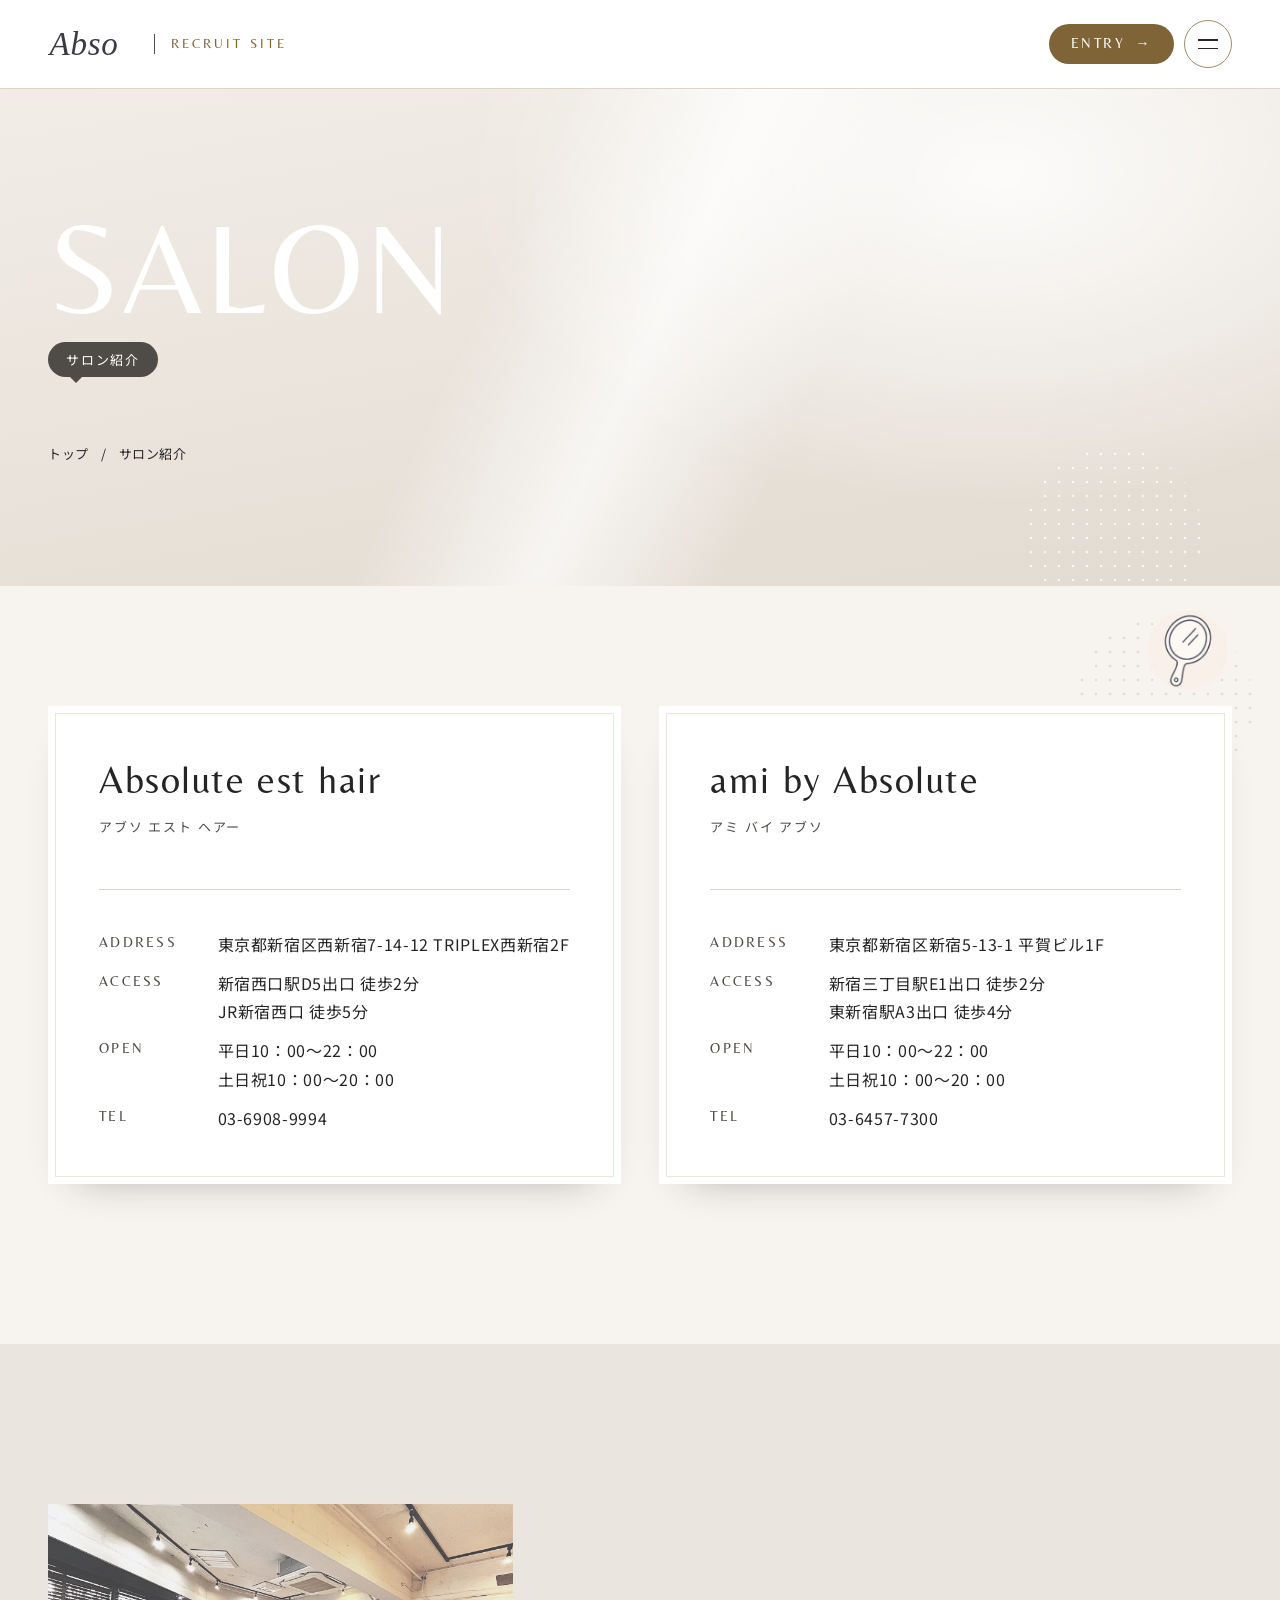
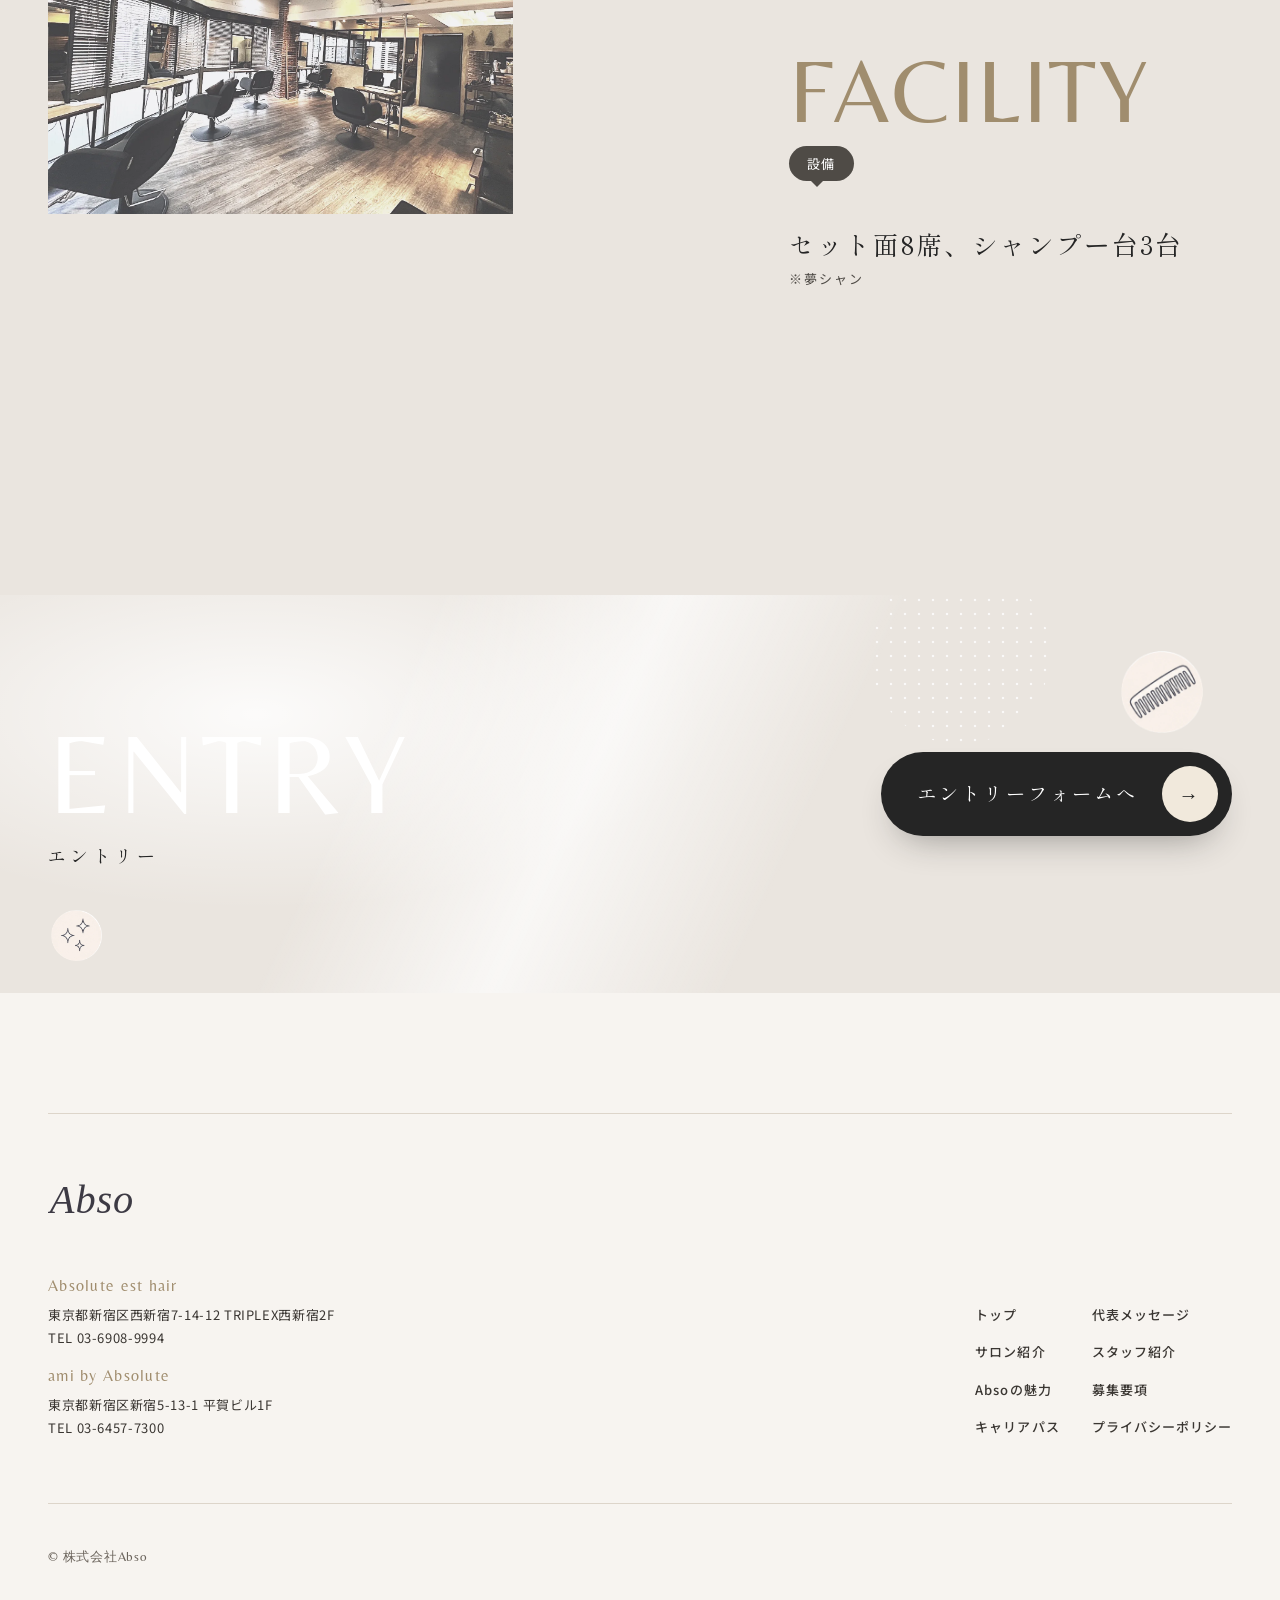
<file: salon/index.html>
<!doctype html>
<html lang="ja">
<head>
<meta charset="utf-8">
<meta name="viewport" content="width=device-width, initial-scale=1">
<meta name="robots" content="noindex, nofollow">
<meta name="generator" content="SPINOVA HP kit v1.0 master">
<title>サロン紹介｜株式会社Abso 採用サイト</title>
<meta name="description" content="Absolute est hair（西新宿）・ami by Absolute（新宿）のサロン紹介です。">
<meta property="og:type" content="article">
<meta property="og:site_name" content="株式会社Abso 採用サイト">
<meta property="og:title" content="サロン紹介｜株式会社Abso 採用サイト">
<meta property="og:description" content="Absolute est hair（西新宿）・ami by Absolute（新宿）のサロン紹介です。">
<meta property="og:url" content="https://hse-inc.github.io/abso-hp/salon/">
<meta property="og:image" content="https://hse-inc.github.io/abso-hp/assets/ogp.jpg?v=20261123c">
<meta property="og:image:width" content="1200">
<meta property="og:image:height" content="630">
<meta name="twitter:card" content="summary_large_image">
<meta name="twitter:image" content="https://hse-inc.github.io/abso-hp/assets/ogp.jpg?v=20261123c">
<link rel="preconnect" href="https://fonts.googleapis.com">
<link rel="preconnect" href="https://fonts.gstatic.com" crossorigin>
<link href="https://fonts.googleapis.com/css2?family=Belleza&family=Great+Vibes&family=Cormorant+Garamond:wght@500&family=Noto+Sans+JP:wght@400;500&family=Shippori+Mincho:wght@400;500&display=swap" rel="stylesheet">
<link rel="icon" href="../assets/favicon.ico?v=20261128212101" sizes="any">
<link rel="icon" href="../assets/favicon-32.png?v=20261128212101" type="image/png" sizes="32x32">
<link rel="apple-touch-icon" href="../assets/apple-touch-icon.png?v=20261128212101">
<link rel="stylesheet" href="../tokens.css?v=20261128212101">
<link rel="stylesheet" href="../base.css?v=20261128212101">
<link rel="stylesheet" href="../style.css?v=20261128212101">
</head>
<body class="is-sub is-sub--salon">
<div class="opening" aria-hidden="true"><span class="opening__logo">Abso</span></div>
<div class="progress" aria-hidden="true"></div>

<header class="header header--burger">
  <a class="logo" href="../" aria-label="株式会社Abso 採用サイト トップへ">
    <img class="logo__w" src="../assets/logo_w.svg?v=20261128212101" alt="" width="120" height="48">
    <img class="logo__c" src="../assets/logo.svg?v=20261128212101" alt="" width="120" height="48">
  </a>
  <span class="header__tag" aria-hidden="true">RECRUIT SITE</span>
  <div class="header__acts">
    <a class="pill" href="../entry/">ENTRY<span class="pill__arw" aria-hidden="true">→</span></a>
    <button class="menu-btn" type="button" aria-expanded="false" aria-controls="drawer" aria-label="メニューを開く"><span></span><span></span></button>
  </div>
</header>

<div class="drawer" id="drawer">
  <ul class="drawer__list">
    <li style="--i:0"><a href="../"><span class="drawer__en" aria-hidden="true">TOP</span><span class="drawer__ja">トップ</span></a></li>
    <li style="--i:1"><a href="../message/"><span class="drawer__en" aria-hidden="true">MESSAGE</span><span class="drawer__ja">代表メッセージ</span></a></li>
    <li style="--i:2"><a href="../salon/" aria-current="page"><span class="drawer__en" aria-hidden="true">SALON</span><span class="drawer__ja">サロン紹介</span></a></li>
    <li style="--i:3"><a href="../staff/"><span class="drawer__en" aria-hidden="true">STAFF</span><span class="drawer__ja">スタッフ紹介</span></a></li>
    <li style="--i:4"><a href="../appeal/"><span class="drawer__en" aria-hidden="true">ABOUT Abso</span><span class="drawer__ja">Absoの魅力</span></a></li>
    <li style="--i:5"><a href="../requirements/"><span class="drawer__en" aria-hidden="true">REQUIREMENTS</span><span class="drawer__ja">募集要項</span></a></li>
    <li style="--i:6"><a href="../career/"><span class="drawer__en" aria-hidden="true">CAREER PATH</span><span class="drawer__ja">キャリアパス</span></a></li>
  </ul>
</div>

<main>
    <section class="phero">
    <div class="phero__light" aria-hidden="true"></div>
    <span class="dots dots--p1" aria-hidden="true"></span>
    <div class="wrap phero__in">
      <div class="ttl2">
        <p class="ttl2__en" aria-hidden="true"><span class="mask"><span>SALON</span></span></p>
        <h1 class="ttl2__ja">サロン紹介</h1>
      </div>
      <ol class="crumb"><li><a href="../">トップ</a></li><li>サロン紹介</li></ol>
    </div>
  </section>

  <section class="sec shops">
    <span class="dots dots--s1" aria-hidden="true"></span>
    <img class="deco deco--o" src="../assets/il-mirror.webp?v=20261128212101" alt="" width="360" height="360" loading="lazy" aria-hidden="true">
    <div class="wrap shops__in">
      <article class="shop rv">
        <h2 class="shop__name">Absolute est hair</h2>
        <p class="shop__kana">アブソ エスト ヘアー</p>
        <dl class="shop__info">
          <dt>ADDRESS</dt><dd>東京都新宿区西新宿<wbr><span class="nb">7-14-12</span> <span class="nb">TRIPLEX西新宿2F</span></dd>
          <dt>ACCESS</dt><dd>新宿西口駅D5出口 <span class="nb">徒歩2分</span><br>JR新宿西口 <span class="nb">徒歩5分</span></dd>
          <dt>OPEN</dt><dd><span class="nb">平日10：00〜22：00</span>　<span class="nb">土日祝10：00〜20：00</span></dd>
          <dt>TEL</dt><dd><a class="nb" href="tel:0369089994">03-6908-9994</a></dd>
        </dl>
      </article>
      <article class="shop rv">
        <h2 class="shop__name">ami by Absolute</h2>
        <p class="shop__kana">アミ バイ アブソ</p>
        <dl class="shop__info">
          <dt>ADDRESS</dt><dd>東京都新宿区新宿<wbr><span class="nb">5-13-1</span> <span class="nb">平賀ビル1F</span></dd>
          <dt>ACCESS</dt><dd>新宿三丁目駅E1出口 <span class="nb">徒歩2分</span><br>東新宿駅A3出口 <span class="nb">徒歩4分</span></dd>
          <dt>OPEN</dt><dd><span class="nb">平日10：00〜22：00</span>　<span class="nb">土日祝10：00〜20：00</span></dd>
          <dt>TEL</dt><dd><a class="nb" href="tel:0364577300">03-6457-7300</a></dd>
        </dl>
      </article>
    </div>
  </section>

  <section class="sec equip">
    <div class="wrap equip__in">
      <div class="equip__pics">
        <div class="equip__a pic"><img src="../assets/fv-salon.webp?v=20261128212101" alt="サロンのセット面" width="1538" height="1063" loading="lazy"></div>
        <div class="equip__b pic"><img src="../assets/salon-shampoo.webp?v=20261128212101" alt="サロンのシャンプー台" width="1300" height="987" loading="lazy"></div>
      </div>
      <div class="equip__txt">
        <div class="ttl2">
          <p class="ttl2__en" aria-hidden="true"><span class="mask"><span>FACILITY</span></span></p>
          <h2 class="ttl2__ja">設備</h2>
        </div>
        <p class="equip__list rv"><span class="nb">セット面8席、</span><wbr><span class="nb">シャンプー台3台</span><span class="nb equip__note">※夢シャン</span></p>
      </div>
    </div>
  </section>

    <section class="entry">
    <span class="dots dots--e1" aria-hidden="true"></span>
    <div class="entry__light" aria-hidden="true"></div>
    <img class="deco deco--e" src="../assets/il-comb.webp?v=20261128212101" alt="" width="360" height="360" loading="lazy" aria-hidden="true"><img class="deco deco--m" src="../assets/il-sparkle.webp?v=20261128212101" alt="" width="360" height="360" loading="lazy" aria-hidden="true">
    <div class="wrap entry__in">
      <div class="entry__head">
        <p class="entry__en" aria-hidden="true">ENTRY</p>
        <p class="entry__ja">エントリー</p>
      </div>
      <a class="entry__btn" href="../entry/" data-todo>エントリーフォームへ<span aria-hidden="true">→</span></a>
    </div>
  </section>

</main>

<footer class="footer">
  <div class="wrap footer__top">
    <div class="footer__co">
      <a class="footer__logo" href="../" aria-label="株式会社Abso 採用サイト トップへ"><img src="../assets/logo.svg?v=20261128212101" alt="" width="120" height="48" loading="lazy"></a>
      <dl class="footer__info">
        <dt>Absolute est hair</dt><dd>東京都新宿区西新宿7-14-12 <span class="nb">TRIPLEX西新宿2F</span><br><a class="nb" href="tel:0369089994">TEL 03-6908-9994</a></dd>
        <dt>ami by Absolute</dt><dd>東京都新宿区新宿5-13-1 <span class="nb">平賀ビル1F</span><br><a class="nb" href="tel:0364577300">TEL 03-6457-7300</a></dd>
      </dl>
    </div>
    <ul class="footer__nav">
      <li><a href="../">トップ</a></li>
      <li><a href="../message/">代表メッセージ</a></li>
      <li><a href="../salon/">サロン紹介</a></li>
      <li><a href="../staff/">スタッフ紹介</a></li>
      <li><a href="../appeal/">Absoの魅力</a></li>
      <li><a href="../requirements/">募集要項</a></li>
      <li><a href="../career/">キャリアパス</a></li>
      <li><a href="../privacy/">プライバシーポリシー</a></li>
    </ul>
  </div>
  <p class="wrap footer__copy">© 株式会社Abso</p>
</footer>

<script src="../site.js?v=20261128212101"></script>
</body>
</html>
</file>
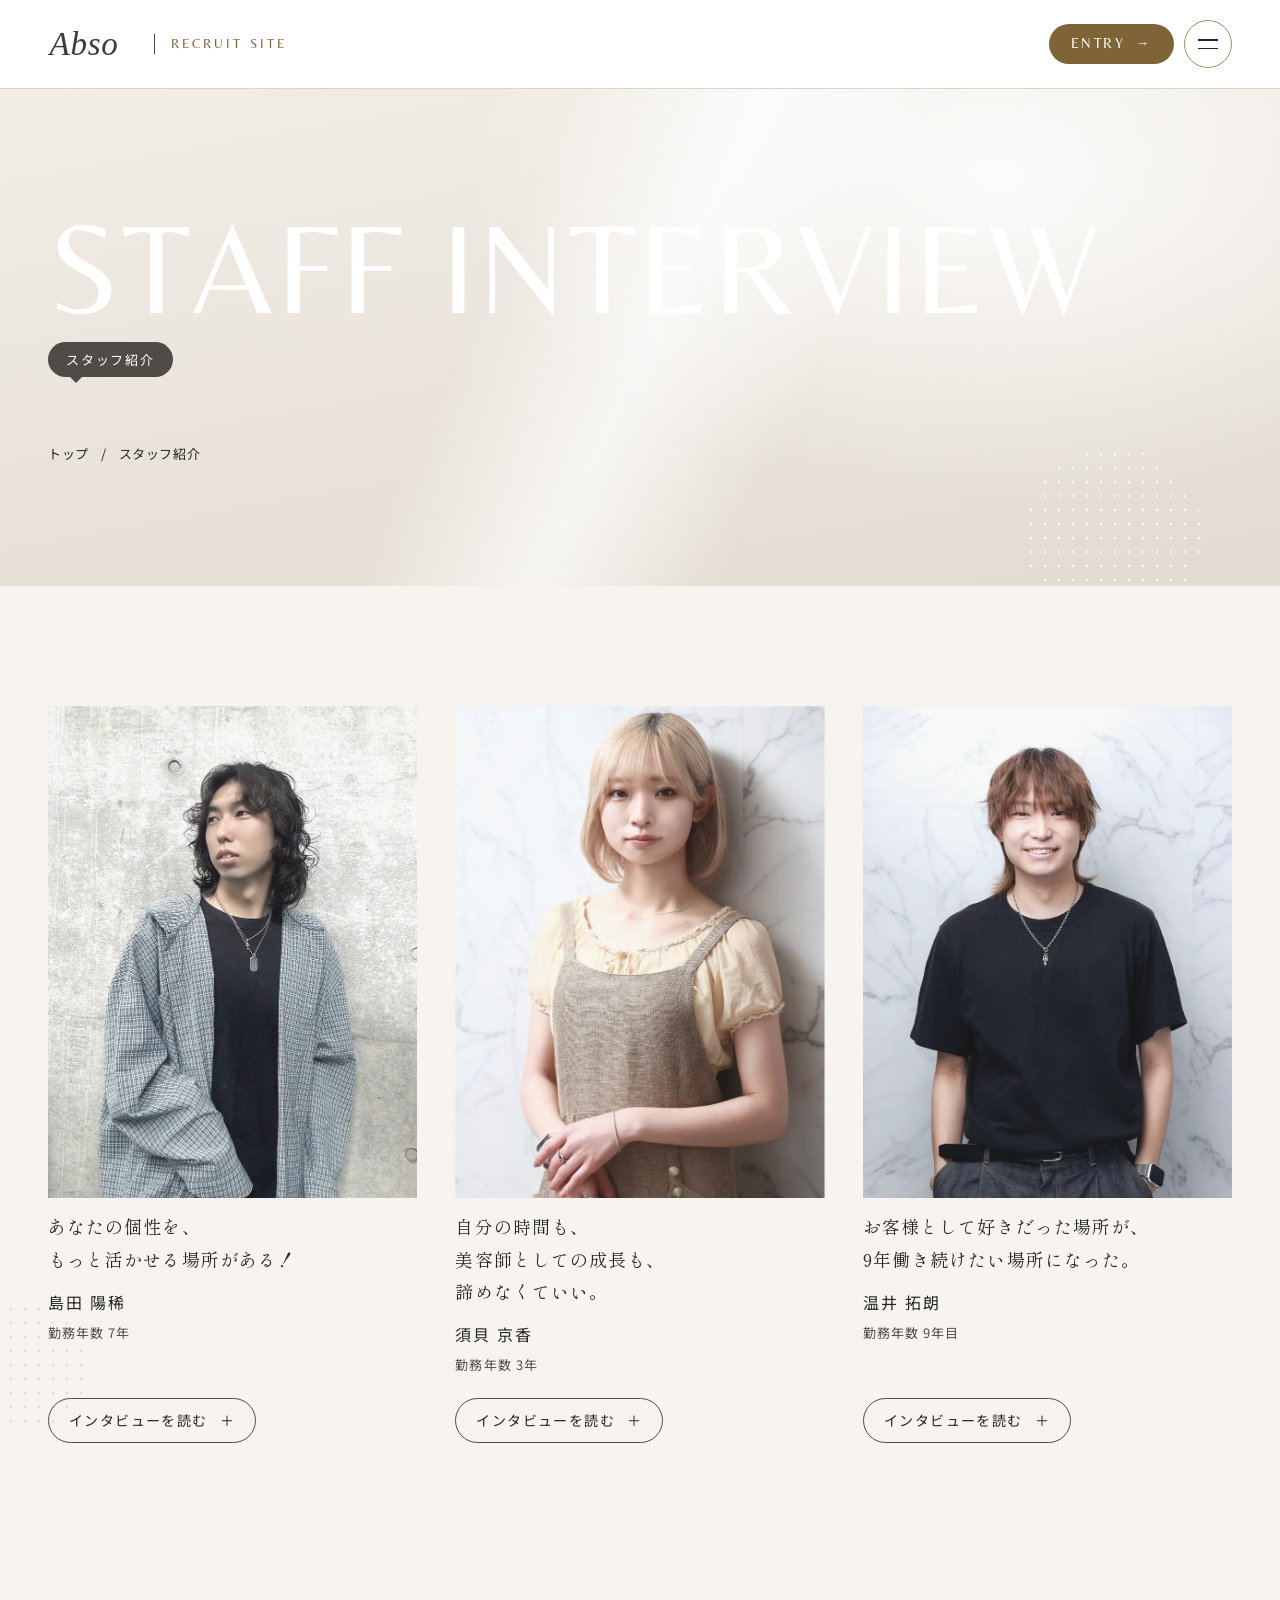
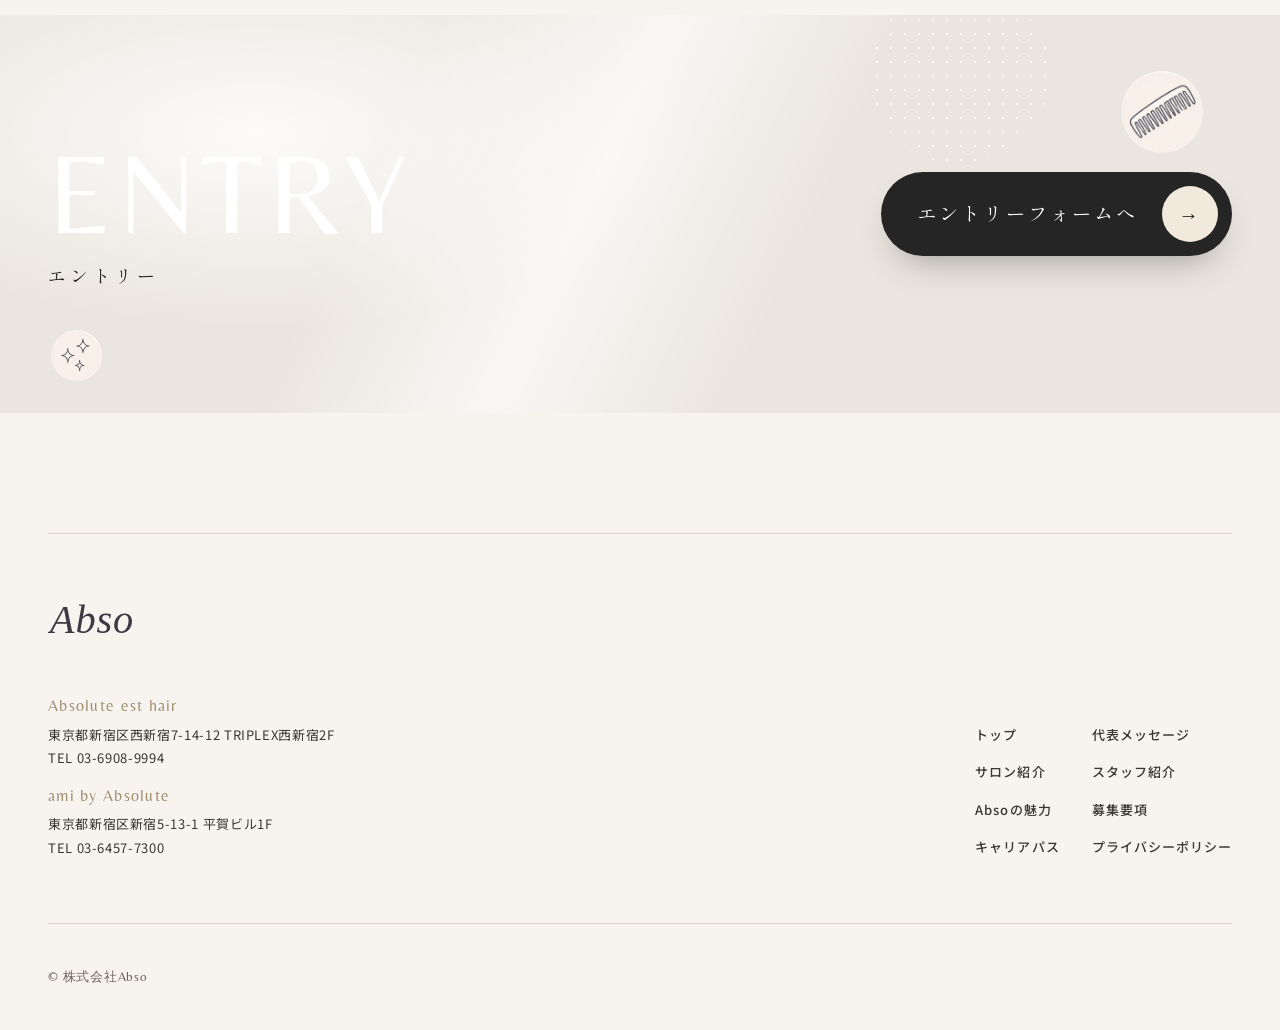
<file: staff/index.html>
<!doctype html>
<html lang="ja">
<head>
<meta charset="utf-8">
<meta name="viewport" content="width=device-width, initial-scale=1">
<meta name="robots" content="noindex, nofollow">
<meta name="generator" content="SPINOVA HP kit v1.0 master">
<title>スタッフ紹介｜株式会社Abso 採用サイト</title>
<meta name="description" content="株式会社Absoで働くスタッフの紹介です。">
<meta property="og:type" content="article">
<meta property="og:site_name" content="株式会社Abso 採用サイト">
<meta property="og:title" content="スタッフ紹介｜株式会社Abso 採用サイト">
<meta property="og:description" content="株式会社Absoで働くスタッフの紹介です。">
<meta property="og:url" content="https://hse-inc.github.io/abso-hp/staff/">
<meta property="og:image" content="https://hse-inc.github.io/abso-hp/assets/ogp.jpg?v=20261123c">
<meta property="og:image:width" content="1200">
<meta property="og:image:height" content="630">
<meta name="twitter:card" content="summary_large_image">
<meta name="twitter:image" content="https://hse-inc.github.io/abso-hp/assets/ogp.jpg?v=20261123c">
<link rel="preconnect" href="https://fonts.googleapis.com">
<link rel="preconnect" href="https://fonts.gstatic.com" crossorigin>
<link href="https://fonts.googleapis.com/css2?family=Belleza&family=Great+Vibes&family=Cormorant+Garamond:wght@500&family=Noto+Sans+JP:wght@400;500&family=Shippori+Mincho:wght@400;500&display=swap" rel="stylesheet">
<link rel="icon" href="../assets/favicon.ico?v=20261128212101" sizes="any">
<link rel="icon" href="../assets/favicon-32.png?v=20261128212101" type="image/png" sizes="32x32">
<link rel="apple-touch-icon" href="../assets/apple-touch-icon.png?v=20261128212101">
<link rel="stylesheet" href="../tokens.css?v=20261128212101">
<link rel="stylesheet" href="../base.css?v=20261128212101">
<link rel="stylesheet" href="../style.css?v=20261128212101">
</head>
<body class="is-sub is-sub--staff">
<div class="opening" aria-hidden="true"><span class="opening__logo">Abso</span></div>
<div class="progress" aria-hidden="true"></div>

<header class="header header--burger">
  <a class="logo" href="../" aria-label="株式会社Abso 採用サイト トップへ">
    <img class="logo__w" src="../assets/logo_w.svg?v=20261128212101" alt="" width="120" height="48">
    <img class="logo__c" src="../assets/logo.svg?v=20261128212101" alt="" width="120" height="48">
  </a>
  <span class="header__tag" aria-hidden="true">RECRUIT SITE</span>
  <div class="header__acts">
    <a class="pill" href="../entry/">ENTRY<span class="pill__arw" aria-hidden="true">→</span></a>
    <button class="menu-btn" type="button" aria-expanded="false" aria-controls="drawer" aria-label="メニューを開く"><span></span><span></span></button>
  </div>
</header>

<div class="drawer" id="drawer">
  <ul class="drawer__list">
    <li style="--i:0"><a href="../"><span class="drawer__en" aria-hidden="true">TOP</span><span class="drawer__ja">トップ</span></a></li>
    <li style="--i:1"><a href="../message/"><span class="drawer__en" aria-hidden="true">MESSAGE</span><span class="drawer__ja">代表メッセージ</span></a></li>
    <li style="--i:2"><a href="../salon/"><span class="drawer__en" aria-hidden="true">SALON</span><span class="drawer__ja">サロン紹介</span></a></li>
    <li style="--i:3"><a href="../staff/" aria-current="page"><span class="drawer__en" aria-hidden="true">STAFF</span><span class="drawer__ja">スタッフ紹介</span></a></li>
    <li style="--i:4"><a href="../appeal/"><span class="drawer__en" aria-hidden="true">ABOUT Abso</span><span class="drawer__ja">Absoの魅力</span></a></li>
    <li style="--i:5"><a href="../requirements/"><span class="drawer__en" aria-hidden="true">REQUIREMENTS</span><span class="drawer__ja">募集要項</span></a></li>
    <li style="--i:6"><a href="../career/"><span class="drawer__en" aria-hidden="true">CAREER PATH</span><span class="drawer__ja">キャリアパス</span></a></li>
  </ul>
</div>

<main>
    <section class="phero">
    <div class="phero__light" aria-hidden="true"></div>
    <span class="dots dots--p1" aria-hidden="true"></span>
    <div class="wrap phero__in">
      <div class="ttl2">
        <p class="ttl2__en" aria-hidden="true"><span class="mask"><span>STAFF</span></span><span class="mask"><span>INTERVIEW</span></span></p>
        <h1 class="ttl2__ja">スタッフ紹介</h1>
      </div>
      <ol class="crumb"><li><a href="../">トップ</a></li><li>スタッフ紹介</li></ol>
    </div>
  </section>

  <section class="sec crew">
    <span class="dots dots--s2" aria-hidden="true"></span>
    <ul class="wrap crew__list">
      <li class="mate">
        <button class="mate__btn" type="button" data-pop="pop-shimada" aria-haspopup="dialog">
          <span class="mate__img pic"><img src="../assets/st-shimada.webp?v=20261128212101" alt="" width="800" height="1075" loading="lazy"></span>
          <span class="mate__catch">あなたの<wbr>個性を、<br>もっと<wbr>活かせる<wbr>場所がある！</span>
          <span class="mate__name">島田 陽稀<span>勤務年数 7年</span></span>
          <span class="mate__more" data-todo>インタビューを<wbr>読む<span aria-hidden="true">＋</span></span>
        </button>
      </li>
      <li class="mate">
        <button class="mate__btn" type="button" data-pop="pop-sugai" aria-haspopup="dialog">
          <span class="mate__img pic"><img src="../assets/st-sugai.webp?v=20261128212101" alt="" width="800" height="1200" loading="lazy"></span>
          <span class="mate__catch">自分の<wbr>時間も、<br>美容師としての<wbr>成長も、<br>諦めなくていい。</span>
          <span class="mate__name">須貝 京香<span>勤務年数 3年</span></span>
          <span class="mate__more" data-todo>インタビューを<wbr>読む<span aria-hidden="true">＋</span></span>
        </button>
      </li>
      <li class="mate">
        <button class="mate__btn" type="button" data-pop="pop-nukui" aria-haspopup="dialog">
          <span class="mate__img pic"><img src="../assets/st-nukui.webp?v=20261128212101" alt="" width="800" height="1200" loading="lazy"></span>
          <span class="mate__catch">お客様として<wbr>好きだった<wbr>場所が、<br>9年働き続けたい<wbr>場所になった。</span>
          <span class="mate__name">温井 拓朗<span>勤務年数 9年目</span></span>
          <span class="mate__more" data-todo>インタビューを<wbr>読む<span aria-hidden="true">＋</span></span>
        </button>
      </li>
    </ul>
  </section>

  <dialog class="pop" id="pop-shimada" aria-labelledby="pop-shimada-t">
    <div class="pop__in">
      <button class="pop__close" type="button" aria-label="閉じる"><span></span><span></span></button>
      <div class="pop__img"><img src="../assets/st-shimada.webp?v=20261128212101" alt="島田 陽稀" width="800" height="1075" loading="lazy"></div>
      <div class="pop__txt">
        <p class="pop__catch">あなたの<wbr>個性を、<br>もっと<wbr>活かせる<wbr>場所がある！</p>
        <h2 class="pop__name" id="pop-shimada-t">島田 陽稀</h2>
        <dl class="qa">
          <dt>勤務年数</dt><dd>7年</dd>
          <dt>得意なスタイル・施術</dt><dd>レイヤーカット</dd>
          <dt>この<wbr>サロンを<wbr>選んだ<wbr>理由</dt><dd>スタッフ同士の<wbr>雰囲気が<wbr>良かった</dd>
          <dt>この<wbr>サロンの<wbr>好きなところ</dt><dd>自由な雰囲気で<wbr>自分らしく<wbr>働ける</dd>
          <dt>求職者(応募者)へ<wbr>一言</dt><dd>スタッフ同士の<wbr>雰囲気が<wbr>良く、<wbr>お互いを<wbr>尊重しながら、<wbr>のびのびと<wbr>美容師の<wbr>仕事を<wbr>楽しめる<wbr>環境です！<br>自分の<wbr>個性や<wbr>得意なことを<wbr>活かしながら<wbr>働きたい<wbr>方には、<wbr>ぴったりの<wbr>サロンだと<wbr>思います。<wbr>一緒に<wbr>頑張りましょう♪</dd>
        </dl>
      </div>
    </div>
  </dialog>
  <dialog class="pop" id="pop-sugai" aria-labelledby="pop-sugai-t">
    <div class="pop__in">
      <button class="pop__close" type="button" aria-label="閉じる"><span></span><span></span></button>
      <div class="pop__img"><img src="../assets/st-sugai.webp?v=20261128212101" alt="須貝 京香" width="800" height="1200" loading="lazy"></div>
      <div class="pop__txt">
        <p class="pop__catch">自分の<wbr>時間も、<br>美容師としての<wbr>成長も、<br>諦めなくていい。</p>
        <h2 class="pop__name" id="pop-sugai-t">須貝 京香</h2>
        <dl class="qa">
          <dt>勤務年数</dt><dd>3年</dd>
          <dt>得意なスタイル・施術</dt><dd>メンズカット、<wbr>パーマスタイル</dd>
          <dt>この<wbr>サロンを<wbr>選んだ<wbr>理由</dt><dd>自分の<wbr>ライフスタイルに<wbr>合わせた<wbr>シフトが<wbr>組める<wbr>（自由出勤）</dd>
          <dt>この<wbr>サロンの<wbr>好きなところ</dt><dd>集客力があり、<wbr>チャレンジができる</dd>
          <dt>求職者(応募者)へ<wbr>一言</dt><dd>新しいお客様と<wbr>出会う機会が<wbr>多く、<wbr>いろいろな<wbr>スタイルに<wbr>挑戦できるので、<wbr>日々成長を<wbr>感じられる<wbr>環境です！<br>もっと<wbr>経験を<wbr>積みたい<wbr>方や、<wbr>自分の<wbr>可能性を<wbr>広げたい<wbr>方にはおすすめです。<wbr>一緒に<wbr>楽しく<wbr>働きましょう♪</dd>
        </dl>
      </div>
    </div>
  </dialog>
  <dialog class="pop" id="pop-nukui" aria-labelledby="pop-nukui-t">
    <div class="pop__in">
      <button class="pop__close" type="button" aria-label="閉じる"><span></span><span></span></button>
      <div class="pop__img"><img src="../assets/st-nukui.webp?v=20261128212101" alt="温井 拓朗" width="800" height="1200" loading="lazy"></div>
      <div class="pop__txt">
        <p class="pop__catch">お客様として<wbr>好きだった<wbr>場所が、<br>9年働き続けたい<wbr>場所になった。</p>
        <h2 class="pop__name" id="pop-nukui-t">温井 拓朗</h2>
        <dl class="qa">
          <dt>勤務年数</dt><dd>9年目</dd>
          <dt>得意なスタイル・施術</dt><dd>レイヤーカット、<wbr>顔まわり<wbr>カット</dd>
          <dt>この<wbr>サロンを<wbr>選んだ<wbr>理由</dt><dd>お客さんとして<wbr>通っていたときに<wbr>雰囲気が<wbr>良いなと<wbr>感じたから</dd>
          <dt>この<wbr>サロンの<wbr>好きなところ</dt><dd>アットホームで<wbr>落ち着いた<wbr>雰囲気なところ</dd>
          <dt>求職者(応募者)へ<wbr>一言</dt><dd>スタッフ同士の<wbr>距離が<wbr>近く、<wbr>気軽に<wbr>話せる<wbr>アットホームな<wbr>雰囲気が<wbr>魅力です！<br>新しい<wbr>環境に<wbr>飛び込むのは<wbr>緊張すると<wbr>思いますが、<wbr>きっとすぐに<wbr>馴染めると<wbr>思います。<wbr>まずは<wbr>気軽に<wbr>ご応募ください！<wbr>一緒に<wbr>頑張りましょう！</dd>
        </dl>
      </div>
    </div>
  </dialog>

    <section class="entry">
    <span class="dots dots--e1" aria-hidden="true"></span>
    <div class="entry__light" aria-hidden="true"></div>
    <img class="deco deco--e" src="../assets/il-comb.webp?v=20261128212101" alt="" width="360" height="360" loading="lazy" aria-hidden="true"><img class="deco deco--m" src="../assets/il-sparkle.webp?v=20261128212101" alt="" width="360" height="360" loading="lazy" aria-hidden="true">
    <div class="wrap entry__in">
      <div class="entry__head">
        <p class="entry__en" aria-hidden="true">ENTRY</p>
        <p class="entry__ja">エントリー</p>
      </div>
      <a class="entry__btn" href="../entry/" data-todo>エントリーフォームへ<span aria-hidden="true">→</span></a>
    </div>
  </section>

</main>

<footer class="footer">
  <div class="wrap footer__top">
    <div class="footer__co">
      <a class="footer__logo" href="../" aria-label="株式会社Abso 採用サイト トップへ"><img src="../assets/logo.svg?v=20261128212101" alt="" width="120" height="48" loading="lazy"></a>
      <dl class="footer__info">
        <dt>Absolute est hair</dt><dd>東京都新宿区西新宿7-14-12 <span class="nb">TRIPLEX西新宿2F</span><br><a class="nb" href="tel:0369089994">TEL 03-6908-9994</a></dd>
        <dt>ami by Absolute</dt><dd>東京都新宿区新宿5-13-1 <span class="nb">平賀ビル1F</span><br><a class="nb" href="tel:0364577300">TEL 03-6457-7300</a></dd>
      </dl>
    </div>
    <ul class="footer__nav">
      <li><a href="../">トップ</a></li>
      <li><a href="../message/">代表メッセージ</a></li>
      <li><a href="../salon/">サロン紹介</a></li>
      <li><a href="../staff/">スタッフ紹介</a></li>
      <li><a href="../appeal/">Absoの魅力</a></li>
      <li><a href="../requirements/">募集要項</a></li>
      <li><a href="../career/">キャリアパス</a></li>
      <li><a href="../privacy/">プライバシーポリシー</a></li>
    </ul>
  </div>
  <p class="wrap footer__copy">© 株式会社Abso</p>
</footer>

<script src="../site.js?v=20261128212101"></script>
</body>
</html>
</file>
<file: tokens.css>
:root {
  
  --c-base: #ffffff;
  --c-sub: #eae5df;
  --c-bg: #f7f4f0;
  --c-fv-a: #f3efe9;
  --c-fv-b: #e2dbd1;
  --c-band: #252525;
  --c-en: #a08d6e;
  --c-accent-pale: #f1e9dc;
  --c-sub-deep: #cfc5b7;
  --c-sub-ink: #8a7f72;
  --c-sub-ghost: rgba(255, 255, 255, 0.16);
  --c-accent: #b99a65;
  --c-accent-deep: #7f6438;
  --c-pale: #eae5df;
  --c-ink: #252525;
  --c-ink-soft: #4f4b46;
  --c-line: #ddd5ca;
  --c-dark: #f7f4f0;
  --c-dark-text: #3a3632;
  --c-dark-soft: #6b645c;
  --c-dark-ghost: #ddd5ca;
  --c-on-photo: #ffffff;
  --c-shade: rgba(22, 19, 16, 0.58);
  --c-shade-0: rgba(8, 14, 36, 0);
  --c-shade-side: rgba(12, 26, 69, 0.86);
  --c-ph-1: #ece6de;
  --c-ph-2: #8e9bb3;

  
  --ff-body: "Noto Sans JP", "Hiragino Sans", "Hiragino Kaku Gothic ProN", "Yu Gothic", sans-serif;
  --ff-en: "Belleza", "Helvetica Neue", Arial, sans-serif;
  --ff-num: "Cormorant Garamond", "Times New Roman", serif;
  --ff-script: "Great Vibes", "Snell Roundhand", cursive;
  --ff-min: "Shippori Mincho", "Hiragino Mincho ProN", "Yu Mincho", serif;

  
  --fs-body: 15px;
  --fw-body: 400;
  --lh-body: 1.95;
  --ls-body: 0.04em;
  --fs-small: 13px;
  --fs-label: 14px;
  --fs-nav: 14px;
  --fs-input: 16px;
  --fs-lead: clamp(22px, 2.8vw, 42px);
  --lh-lead: 1.55;
  --fs-head: clamp(20px, 2.2vw, 30px);
  --lh-head: 1.6;
  --fs-en-l: clamp(40px, 6.4vw, 112px);
  --lh-en: 0.9;
  --ls-en: -0.04em;

  
  --sp-1: 8px;
  --sp-p: 16px;
  --sp-b: 32px;
  --sp-g: 48px;
  --sp-s: 80px;
  --sec-y: 96px;
  --gutter: 20px;
  --frame: 10px;
  --wrap: 1200px;
  --radius: 0px;

  --c-cream: #fbf8f3;
  --c-sub-veil: rgba(234, 229, 223, 0.86);
  --c-cream-0: rgba(251, 248, 243, 0);
  --c-cream-35: rgba(251, 248, 243, 0.35);
  --c-cream-90: rgba(251, 248, 243, 0.9);
  --c-white-12: rgba(255, 255, 255, 0.12);
  --c-white-20: rgba(255, 255, 255, 0.2);
  --c-en-shadow: rgba(37, 37, 37, 0.35);
  --c-white-35: rgba(255, 255, 255, 0.35);
  --c-white-70: rgba(255, 255, 255, 0.7);
  --c-white-86: rgba(255, 255, 255, 0.86);
  --c-white-94: rgba(255, 255, 255, 0.94);
  --c-ink-line: rgba(37, 37, 37, 0.2);
  --c-ink-shadow: rgba(37, 37, 37, 0.45);
  --c-ink-veil: rgba(37, 37, 37, 0.62);

  
  --header-h: 64px;
  --btn-arw: 40px;
  --label-col: 7em;

  
  --ease: cubic-bezier(0.22, 1, 0.36, 1);
  --dur-rv: 0.9s;
}
@media (min-width: 960px) {
  :root {
    --fs-body: 16px;
    --sp-p: 20px;
    --sp-b: 40px;
    --sp-g: 64px;
    --sp-s: 120px;
    --sec-y: 160px;
    --gutter: 48px;
    --frame: 16px;
    --header-h: 88px;
    --btn-arw: 46px;
  }
}
@media (min-width: 1600px) {
  :root { --fs-body: 17px; --wrap: 1400px; --sp-s: 140px; --sec-y: 190px; }
}
</file>
<file: base.css>
*, *::before, *::after { box-sizing: border-box; }
html { -webkit-text-size-adjust: 100%; scroll-padding-top: var(--header-h); }
body {
  margin: 0;
  background: var(--c-base);
  color: var(--c-ink);
  font-family: var(--ff-body);
  font-size: var(--fs-body);
  font-weight: var(--fw-body);
  line-height: var(--lh-body);
  letter-spacing: var(--ls-body);
  line-break: strict;
  word-break: keep-all;
  overflow-wrap: anywhere;
  overflow-x: clip;
}
img, svg { display: block; max-width: 100%; height: auto; }
a { color: inherit; text-decoration: none; }
ul, ol, dl, dd, figure { margin: 0; padding: 0; list-style: none; }
h1, h2, h3, p { margin: 0; font-weight: inherit; }

.nb { white-space: nowrap; }
.cl { display: inline-block; max-width: 100%; }
.vh { position: absolute; width: 1px; height: 1px; overflow: hidden; clip-path: inset(50%); white-space: nowrap; }

.wrap { width: min(100% - var(--gutter) * 2, var(--wrap)); margin-inline: auto; }
.sec { position: relative; padding-block: var(--sec-y); }
.txt { display: grid; gap: var(--sp-p); }
.lead { font-family: var(--ff-min); font-weight: 600; font-size: var(--fs-lead); line-height: var(--lh-lead); letter-spacing: 0.06em; }
.head3 { font-size: var(--fs-head); line-height: var(--lh-head); font-weight: 700; letter-spacing: 0.06em; }

.ttl { display: grid; gap: var(--sp-p); }
.ttl__en {
  display: flex;
  flex-wrap: wrap;
  column-gap: 0.22em;
  font-family: var(--ff-en);
  font-weight: 800;
  font-size: var(--fs-en-l);
  line-height: var(--lh-en);
  letter-spacing: var(--ls-en);
}
.ttl__ja { display: flex; align-items: center; gap: 12px; font-size: var(--fs-label); font-weight: 500; letter-spacing: 0.12em; }
.ttl__ja::before { content: ""; width: 24px; height: 1px; background: currentColor; }

.mask { display: block; overflow: hidden; white-space: nowrap; padding: 0.14em 0.1em 0.08em; margin: -0.14em -0.1em -0.08em; }
.mask > span { display: block; transform: translateY(105%); transition: transform 1.1s var(--ease); }
.ttl__en.is-on .mask > span { transform: none; transition-delay: calc(var(--m, 0) * 0.1s); }

.btn {
  display: inline-flex;
  align-items: center;
  gap: 24px;
  padding: 6px 6px 6px 30px;
  border: 1px solid currentColor;
  border-radius: 999px;
  font-size: var(--fs-label);
  font-weight: 700;
  letter-spacing: 0.08em;
  transition: background-color 0.35s var(--ease), color 0.35s var(--ease), border-color 0.35s var(--ease);
}
.btn__arw {
  display: grid;
  place-items: center;
  width: var(--btn-arw);
  aspect-ratio: 1;
  border-radius: 50%;
  background: var(--c-sub);
  color: var(--c-base);
  transition: transform 0.35s var(--ease);
}
.btn__arw svg { width: 16px; }
.btn--w .btn__arw { background: var(--c-base); color: var(--c-sub); }
@media (hover: hover) {
  .btn:hover { background: var(--c-ink); color: var(--c-base); border-color: var(--c-ink); }
  .btn--w:hover { background: var(--c-base); color: var(--c-sub-deep); border-color: var(--c-base); }
  .btn:hover .btn__arw { transform: translateX(4px); }
}

.header {
  position: fixed;
  inset: 0 0 auto;
  z-index: 50;
  height: var(--header-h);
  display: flex;
  align-items: center;
  justify-content: space-between;
  padding-inline: var(--gutter);
  color: var(--c-on-photo);
  transition: background-color 0.4s var(--ease), color 0.4s var(--ease), box-shadow 0.4s var(--ease);
}
.header.is-scrolled { background: var(--c-base); color: var(--c-ink); box-shadow: 0 1px 0 var(--c-line); }
.logo { position: relative; display: block; width: clamp(150px, 14vw, 230px); }
.logo img { width: 100%; height: auto; transition: opacity 0.4s var(--ease); }
.logo__c { position: absolute; inset: 0; opacity: 0; }
.header.is-scrolled .logo__w { opacity: 0; }
.header.is-scrolled .logo__c { opacity: 1; }
.nav { display: none; }
.nav__list { display: flex; gap: clamp(24px, 2.4vw, 44px); font-size: var(--fs-nav); font-weight: 500; letter-spacing: 0.08em; white-space: nowrap; }
.nav__list a { position: relative; }
.nav__list a::after { content: ""; position: absolute; left: 0; right: 0; bottom: -6px; height: 1px; background: currentColor; transform: scaleX(0); transform-origin: right; transition: transform 0.4s var(--ease); }
.nav__list a[aria-current="page"]::after { transform: scaleX(1); }
@media (hover: hover) { .nav__list a:hover::after { transform: scaleX(1); transform-origin: left; } }
.header__acts { display: flex; align-items: center; gap: 10px; }
.pill {
  display: none;
  place-items: center;
  min-height: 44px;
  padding-inline: 26px;
  border-radius: 999px;
  background: var(--c-sub);
  color: var(--c-base);
  font-family: var(--ff-en);
  font-weight: 500;
  font-size: var(--fs-label);
  letter-spacing: 0.08em;
}
.menu-btn {
  display: grid;
  place-content: center;
  gap: 7px;
  width: 48px;
  aspect-ratio: 1;
  border: 0;
  border-radius: 50%;
  background: var(--c-sub);
  cursor: pointer;
}
.menu-btn span { display: block; width: 20px; height: 1.5px; background: var(--c-base); transition: transform 0.4s var(--ease); }
.menu-btn[aria-expanded="true"] span:first-child { transform: translateY(4.25px) rotate(45deg); }
.menu-btn[aria-expanded="true"] span:last-child { transform: translateY(-4.25px) rotate(-45deg); }
@media (min-width: 960px) {
  .nav { display: block; margin-left: auto; margin-right: clamp(28px, 2.6vw, 48px); }
  .pill { display: inline-grid; }
  .menu-btn { display: none; }
}

.drawer {
  position: fixed;
  inset: 0;
  z-index: 40;
  display: grid;
  align-content: center;
  gap: var(--sp-g);
  padding: calc(var(--header-h) + var(--sp-b)) var(--gutter) var(--sp-g);
  overflow: hidden auto;
  background: var(--c-sub);
  color: var(--c-base);
  clip-path: circle(0 at calc(100% - var(--gutter) - 24px) calc(var(--header-h) / 2));
  visibility: hidden;
  transition: clip-path 0.6s cubic-bezier(0.7, 0, 0.3, 1), visibility 0s 0.6s;
}
.drawer.is-open { clip-path: circle(150% at calc(100% - var(--gutter) - 24px) calc(var(--header-h) / 2)); visibility: visible; transition: clip-path 0.7s cubic-bezier(0.7, 0, 0.3, 1); }
.drawer__list { display: grid; gap: var(--sp-p); }
.drawer__list a { display: grid; gap: 2px; }
.drawer__en { font-family: var(--ff-en); font-weight: 800; font-size: 34px; line-height: 1; letter-spacing: -0.03em; }
.drawer__ja { font-size: var(--fs-small); letter-spacing: 0.12em; opacity: 0.8; }
.drawer__tel { display: grid; gap: 2px; padding-top: var(--sp-b); border-top: 1px solid var(--c-sub-ghost); }
.drawer__tel-label { font-size: var(--fs-small); }
.drawer__tel-num { font-family: var(--ff-en); font-weight: 500; font-size: 26px; letter-spacing: 0.04em; }
.drawer li, .drawer__tel { opacity: 0; }
.drawer.is-open li, .drawer.is-open .drawer__tel { animation: drawer-in 0.7s var(--ease) calc(0.25s + var(--i, 0) * 0.06s) both; }
@keyframes drawer-in { from { opacity: 0; transform: translateY(24px); } to { opacity: 1; transform: none; } }
@media (min-width: 960px) { .drawer { display: none; } }
html.is-locked { overflow: hidden; }

.sub-hero { padding-top: calc(var(--header-h) + var(--sp-s)); padding-bottom: var(--sp-g); }
.sub-hero + .sec { padding-top: var(--sp-g); }
.sub-hero__head { display: grid; gap: var(--sp-b); }
.crumb { display: flex; flex-wrap: wrap; gap: 0 12px; font-size: var(--fs-small); color: var(--c-ink-soft); }
.crumb li + li::before { content: "/"; margin-right: 12px; }

.info { display: grid; grid-template-columns: var(--label-col) 1fr; border-top: 1px solid var(--c-line); }
.info dt, .info dd { padding-block: var(--sp-p); border-bottom: 1px solid var(--c-line); }
.info dt { font-weight: 700; letter-spacing: 0.08em; }
.info dd { padding-left: var(--sp-p); }
@media (max-width: 599px) {
  .info { grid-template-columns: 1fr; }
  .info dt { padding-bottom: 0; border-bottom: 0; }
  .info dd { padding-left: 0; padding-top: var(--sp-1); }
}

.form { display: grid; gap: var(--sp-b); }
.field { display: grid; gap: var(--sp-1); }
.field__label { display: flex; align-items: center; gap: 10px; font-weight: 700; letter-spacing: 0.06em; }
.field__req { padding: 2px 8px; border-radius: 4px; background: var(--c-sub); color: var(--c-base); font-size: var(--fs-small); font-weight: 500; line-height: 1.6; }
.field__input {
  width: 100%;
  min-height: 52px;
  padding: 12px 16px;
  border: 1px solid var(--c-line);
  border-radius: 8px;
  background: var(--c-base);
  color: var(--c-ink);
  font: inherit;
  font-size: var(--fs-input);
}
textarea.field__input { min-height: 200px; resize: vertical; }

select.field__input {
  appearance: none;
  padding-right: 48px;
  background-image: linear-gradient(45deg, transparent 50%, currentColor 50%), linear-gradient(135deg, currentColor 50%, transparent 50%);
  background-position: calc(100% - 26px) 50%, calc(100% - 20px) 50%;
  background-size: 6px 6px;
  background-repeat: no-repeat;
}
.form__agree { display: flex; align-items: center; justify-content: center; gap: 10px; }
.form__send { justify-self: center; min-width: min(100%, 320px); justify-content: space-between; cursor: pointer; background: transparent; font: inherit; color: inherit; }

.footer { position: relative; overflow: hidden; background: var(--c-dark); color: var(--c-dark-text); padding-top: var(--sp-s); font-size: var(--fs-small); }
.footer__top { display: grid; gap: var(--sp-g); padding-bottom: var(--sp-g); border-bottom: 1px solid var(--c-dark-ghost); }
.footer__co { display: grid; gap: var(--sp-b); }
.footer__logo { display: block; width: min(240px, 70%); }
.footer__info { display: grid; grid-template-columns: 6em 1fr; gap: 8px 16px; line-height: 1.8; }
.footer__info dt { font-family: var(--ff-en); font-weight: 500; letter-spacing: 0.08em; color: var(--c-dark-soft); }
.footer__nav { display: grid; grid-template-columns: repeat(2, max-content); gap: 14px 40px; font-weight: 500; letter-spacing: 0.08em; }
.footer__copy { padding-block: var(--sp-b); font-family: var(--ff-en); color: var(--c-dark-soft); letter-spacing: 0.06em; }
@media (min-width: 960px) {
  .footer__top { grid-template-columns: 1fr auto; align-items: start; }
  .footer__nav { grid-template-columns: repeat(3, max-content); }
}

.rv { opacity: 0; transform: translateY(28px); transition: opacity var(--dur-rv) var(--ease), transform var(--dur-rv) var(--ease); }
.rv.is-on { opacity: 1; transform: none; transition-delay: var(--rv-delay, 0s); }

@media (prefers-reduced-motion: reduce) {
  *, *::before, *::after { animation-duration: 0.01ms !important; animation-iteration-count: 1 !important; transition-duration: 0.01ms !important; }
}
</file>
<file: style.css>
main { background: var(--c-bg); }

.header--burger { color: var(--c-ink); }
.header--burger .logo { width: clamp(84px, 7vw, 112px); }
.header__tag { margin-right: auto; margin-left: 16px; padding-left: 16px; border-left: 1px solid var(--c-ink-soft); font-family: var(--ff-en); font-size: var(--fs-small); line-height: 1.6; letter-spacing: 0.24em; color: var(--c-accent-deep); white-space: nowrap; }
.header--burger .pill { display: inline-flex; gap: 10px; align-items: center; min-height: 40px; padding-inline: 22px; background: var(--c-accent-deep); color: var(--c-base); font-family: var(--ff-en); font-weight: 400; letter-spacing: 0.18em; }
.pill__arw { font-family: var(--ff-en); transition: transform 0.4s var(--ease); }
@media (hover: hover) { .header--burger .pill:hover .pill__arw { transform: translateX(4px); } }
.header--burger .menu-btn { display: grid; background: transparent; border: 1px solid var(--c-en); }
.header--burger .menu-btn span { background: var(--c-ink); }
#drawer { background: var(--c-bg); color: var(--c-ink); }
#drawer .drawer__en { font-family: var(--ff-en); font-weight: 400; letter-spacing: 0.04em; color: var(--c-en); }
#drawer .drawer__ja { font-size: var(--fs-label); opacity: 1; }
@media (max-width: 599px) { .header__tag { display: none; } .header--burger .pill { display: none; } }
@media (min-width: 960px) {
  #drawer { display: grid; padding-inline: max(var(--gutter), calc(50% - 420px)); }
  #drawer .drawer__list { grid-template-columns: 1fr 1fr; column-gap: var(--sp-s); row-gap: var(--sp-b); }
  #drawer .drawer__en { font-size: 40px; }
}

.fv { position: relative; height: 240svh; }
.fv__stage { position: sticky; top: 0; height: 100svh; min-height: 600px; overflow: hidden; background: var(--c-base); }
.fv__photo { position: absolute; right: 0; top: var(--header-h); bottom: 9%; width: 72%; overflow: hidden; background: var(--c-ph-1); }
.fv__photo img { width: 100%; height: 100%; object-fit: cover; object-position: 40% 50%; transform: scale(calc(1.06 - var(--p2, 0) * 0.06)); }
.fv__veil { position: absolute; inset: 0; background: linear-gradient(90deg, var(--c-base) 26%, var(--c-white-86) 38%, transparent 60%), linear-gradient(0deg, var(--c-base) 6%, transparent 20%); }
.fv__body { position: absolute; left: 0; right: 0; top: 0; bottom: 0; z-index: 2; display: grid; align-content: center; justify-items: start; gap: 22px; padding-top: var(--header-h); pointer-events: none; }
.fv__catch { font-family: var(--ff-min); font-weight: 500; font-size: clamp(32px, 4.6vw, 74px); line-height: 1.45; letter-spacing: 0.04em; color: var(--c-ink); }
.fv__line { display: block; white-space: nowrap; }
.fv__em { position: relative; display: inline-block; }
.fv__em::after { content: ""; position: absolute; left: -6%; right: -24%; bottom: -0.08em; height: 0.12em; border-radius: 100% / 50%; background: linear-gradient(90deg, var(--c-accent), var(--c-accent-deep)); transform: rotate(-2deg) scaleX(0); transform-origin: 0 50%; animation: fv-u 1.1s var(--ease) 3.4s forwards; }
@keyframes fv-u { to { transform: rotate(-2deg) scaleX(1); } }
.fv__lead { font-family: var(--ff-min); font-size: clamp(15px, 1.4vw, 22px); letter-spacing: 0.12em; color: var(--c-ink); }
.fv__brand { margin-top: 18px; padding-left: 26px; border-left: 2px solid var(--c-accent); font-family: var(--ff-en); font-size: 15px; line-height: 2.4; letter-spacing: 0.3em; color: var(--c-accent-deep); }
.fv__lead, .fv__brand { animation: fv-up 1.2s var(--ease) 3.6s both; }
@keyframes fv-up { from { clip-path: inset(0 100% 0 0); } to { clip-path: inset(0 0 0 0); } }
.fv__ch { display: inline-block; animation: fv-ch 1.2s var(--ease) both; animation-delay: calc(2.4s + var(--c) * 0.05s); }
@keyframes fv-ch { from { opacity: 0; filter: blur(6px); transform: translateY(12px); } to { opacity: 1; filter: blur(0); transform: none; } }
.fv.is-rest .fv__ch { filter: none; }

.fv__rep { position: absolute; z-index: 3; right: clamp(16px, 4vw, 80px); bottom: 0; height: 80%; display: flex; align-items: flex-end; gap: clamp(16px, 2vw, 32px); opacity: var(--p2, 0); transform: translateY(calc((1 - var(--p2, 0)) * 80px)); pointer-events: none; }
.fv.is-msg .fv__rep { pointer-events: auto; }
.fv__rep-txt { order: -1; display: grid; gap: 16px; justify-items: start; margin-bottom: 18%; padding: 20px 24px; background: var(--c-white-86); }
.fv__rep-name { display: grid; gap: 4px; font-family: var(--ff-min); font-size: clamp(22px, 2vw, 32px); letter-spacing: 0.14em; color: var(--c-ink); }
.fv__rep-name span { font-size: var(--fs-small); letter-spacing: 0.16em; color: var(--c-ink-soft); }
.fv__rep-img { height: 100%; aspect-ratio: 763 / 1215; overflow: hidden; -webkit-mask-image: linear-gradient(0deg, transparent, var(--c-ink) 14%), linear-gradient(90deg, transparent, var(--c-ink) 10%, var(--c-ink) 90%, transparent); -webkit-mask-composite: source-in; mask-image: linear-gradient(0deg, transparent, var(--c-ink) 14%), linear-gradient(90deg, transparent, var(--c-ink) 10%, var(--c-ink) 90%, transparent); mask-composite: intersect; }
.fv__rep-img img { width: 100%; height: 100%; object-fit: cover; }

.btn--gold { border-color: transparent; background: var(--c-accent-deep); color: var(--c-base); font-weight: 500; }
.btn--gold .btn__arw { background: var(--c-base); color: var(--c-accent-deep); }
@media (hover: hover) { .btn--gold:hover { background: var(--c-ink); color: var(--c-base); border-color: var(--c-ink); } }
.btn--soft { margin-top: 8px; border-color: transparent; background: var(--c-accent-pale); color: var(--c-ink); font-weight: 400; }
.btn--soft .btn__arw { background: var(--c-base); color: var(--c-ink); }
@media (hover: hover) { .btn--soft:hover { background: var(--c-ink); color: var(--c-base); border-color: var(--c-ink); } }
@media (max-width: 767px) {
  .fv__photo { top: calc(var(--header-h) + 34svh); bottom: 0; width: 100%; }
  .fv__veil { background: linear-gradient(180deg, var(--c-base) calc(var(--header-h) + 36svh), var(--c-white-70) calc(var(--header-h) + 44svh), transparent 70%); }
  .fv__body { align-content: start; padding-top: calc(var(--header-h) + 6svh); gap: 14px; }
  .fv__catch { font-size: 8.2vw; }
  .fv__lead { font-size: 15px; }
  .fv__brand { margin-top: 4px; font-size: 13px; }
  .fv__rep { left: 12px; right: 0; height: 50%; justify-content: flex-end; gap: 0; }
  .fv__rep-txt { margin-bottom: 8%; margin-right: -36px; padding: 14px 16px; gap: 10px; position: relative; z-index: 1; }
  .fv__rep .btn { white-space: nowrap; gap: 14px; padding-left: 20px; }
}
@media (prefers-reduced-motion: reduce) { .fv__ch, .fv__lead, .fv__brand, .fv__em::after { animation: none; } .fv__em::after { transform: rotate(-2deg); } }

.ttl2 { display: grid; gap: 12px; justify-items: start; }
.ttl2__en.is-on .mask > span { transform: none; transition-delay: calc(var(--m, 0) * 0.1s); }
.ttl2__en { display: flex; flex-wrap: wrap; gap: 0 0.28em; max-width: 100%; font-family: var(--ff-en); font-weight: 400; font-size: clamp(44px, 7vw, 104px); line-height: 0.95; letter-spacing: 0.02em; color: var(--c-en); }
.ttl2__ja { position: relative; padding: 5px 18px; border-radius: 999px; background: var(--c-ink-soft); color: var(--c-base); font-size: var(--fs-small); letter-spacing: 0.14em; }
.ttl2__ja::after { content: ""; position: absolute; left: 22px; bottom: -6px; border: 6px solid transparent; border-bottom: 0; border-top-color: var(--c-ink-soft); }
.head { font-family: var(--ff-min); font-weight: 400; font-size: clamp(21px, 2.2vw, 32px); line-height: 1.8; letter-spacing: 0.08em; }
.head--c { text-align: center; }
.body { color: var(--c-ink-soft); line-height: 2.1; letter-spacing: 0.06em; }

.ttl2 + .head { margin-top: 8px; }
.head + .body, .head +
.body + .sec__more { margin-top: 8px; }

.deco { position: absolute; z-index: 1; width: clamp(60px, 6.4vw, 104px); height: auto; pointer-events: none; clip-path: inset(0 100% 0 0); opacity: 0; transform: rotate(-12deg) scale(0.86); transition: clip-path 1.4s cubic-bezier(0.6, 0, 0.2, 1), opacity 0.3s linear, transform 1.4s cubic-bezier(0.2, 0.8, 0.2, 1.3); }
.deco.is-on { clip-path: inset(0 0 0 0); opacity: 1; transform: none; animation: deco-float 6s ease-in-out 1.6s infinite; }
@keyframes deco-float { 0%, 100% { translate: 0 0; rotate: -4deg; } 50% { translate: 0 -10px; rotate: 4deg; } }
.deco--a { left: 6%; top: 14%; }
.deco--c { right: -18px; top: -30px; }
.deco--e { right: 6%; top: 14%; }
.deco--f { right: 40%; top: 10%; width: clamp(52px, 5.4vw, 88px); }
.deco--i { right: 14%; top: 10%; width: clamp(52px, 5.2vw, 84px); }
.deco--k { right: 4%; top: 44%; width: clamp(56px, 5.8vw, 96px); }
.deco--m { left: 4%; bottom: 8%; width: clamp(40px, 4vw, 64px); }
@media (max-width: 767px) {
  .deco { width: 52px; }
  .deco--a { left: 3%; top: 3%; } .deco--i { right: 4%; top: 3%; }
  .deco--k, .deco--f,   .deco--c { right: -10px; top: -40px; } .deco--e { right: 4%; top: auto; bottom: 12px; } .deco--m { left: auto; right: 22%; bottom: 12px; width: 40px; }
}

.pic { clip-path: inset(100% 0 0 0); transition: clip-path 1.3s cubic-bezier(0.7, 0, 0.2, 1); transition-delay: var(--rv-delay, 0s); }
.pic img { transform: scale(1.18); transition: transform 2s cubic-bezier(0.2, 0.8, 0.2, 1); transition-delay: var(--rv-delay, 0s); }
.pic.is-on { clip-path: inset(0 0 0 0); }
.pic.is-on img { transform: none; }

.bgsec { position: relative; overflow: hidden; color: var(--c-base); }
.bgsec__bg { position: absolute; inset: 0; }
.bgsec__bg img { width: 100%; height: 100%; object-fit: cover; }
.bgsec__bg::after { content: ""; position: absolute; inset: 0; background: var(--c-shade); }
.bgsec__in { position: relative; z-index: 2; display: grid; gap: var(--sp-p); justify-items: start; }
.bgsec__in > * { max-width: 34em; }
.bgsec .ttl2__en, .req .ttl2__en { color: var(--c-base); }
.bgsec .ttl2__ja, .req .ttl2__ja { background: var(--c-accent-deep); }
.bgsec .ttl2__ja::after, .req .ttl2__ja::after { border-top-color: var(--c-accent-deep); }
.bgsec .body, .req .body { color: var(--c-base); }
.interview__en { font-family: var(--ff-en); font-size: clamp(40px, 6.6vw, 96px); line-height: 1; letter-spacing: 0.02em; color: var(--c-en); }
.interview { position: relative; padding-block: var(--sp-s) var(--sec-y); background: var(--c-pale); text-align: center; }
.faces { display: flex; justify-content: center; align-items: center; gap: clamp(12px, 2.4vw, 36px); padding: var(--sp-g) var(--gutter) var(--sp-b); text-align: left; }
.face { width: clamp(92px, 18vw, 230px); }
.face a { display: grid; gap: 10px; }
.face__img { display: block; aspect-ratio: 3 / 4; overflow: hidden; }
.face__img img { width: 100%; height: 100%; object-fit: cover; object-position: 50% 20%; transition: transform 0.8s var(--ease); }
.face__catch { font-family: var(--ff-min); font-size: clamp(13px, 1.1vw, 16px); line-height: 1.8; letter-spacing: 0.04em; }
.face__name { font-size: var(--fs-small); color: var(--c-ink-soft); letter-spacing: 0.12em; }
.face--main { width: clamp(124px, 24vw, 300px); }
@media (hover: hover) { .face a:hover .face__img img { transform: scale(1.04); } }
.faces__dots { display: none; }

.appeal { background: var(--c-bg); }
.appeal__in { display: grid; gap: var(--sp-g); justify-items: center; }
.appeal__head { display: grid; gap: 16px; justify-items: center; text-align: center; }
.appeal__ttl { font-family: var(--ff-min); font-weight: 400; font-size: clamp(24px, 2.6vw, 38px); letter-spacing: 0.1em; color: var(--c-ink); }
.appeal__ttl::after { content: ""; display: block; width: 40px; height: 1px; margin: 16px auto 0; background: var(--c-accent); }
.appeal__abso { margin-right: 0.08em; font-family: var(--ff-num); font-style: italic; font-size: 1.25em; letter-spacing: 0.02em; }
.appeal__sub { font-size: var(--fs-label); letter-spacing: 0.08em; color: var(--c-ink-soft); }
.points { display: grid; grid-template-columns: minmax(0, 1fr); gap: 14px; width: 100%; }
.point { display: grid; grid-template-columns: auto auto auto; justify-content: center; align-items: center; column-gap: 14px; row-gap: 12px; padding: 24px 16px 22px; background: var(--c-base); box-shadow: 0 16px 32px -26px var(--c-ink-shadow); }
.point.rv { opacity: 0; transform: perspective(800px) rotateX(-28deg) translateY(40px) scale(0.94); transform-origin: 50% 0; transition: opacity 0.9s var(--ease), transform 1.2s cubic-bezier(0.2, 0.8, 0.2, 1.15); }
.point.rv.is-on { opacity: 1; transform: none; transition-delay: var(--rv-delay, 0s); }
.point__ic { transform: scale(0) rotate(-30deg); transition: transform 0.9s cubic-bezier(0.3, 1.6, 0.5, 1); transition-delay: calc(var(--rv-delay, 0s) + 0.4s); }
.point.is-on .point__ic { transform: none; }
.point__ic { width: 52px; height: auto; }
.point__lbl { font-family: var(--ff-en); font-size: 13px; letter-spacing: 0.24em; color: var(--c-ink-soft); }
.point__no { font-family: var(--ff-num); font-weight: 500; font-variant-numeric: lining-nums; font-size: 38px; line-height: 1; color: var(--c-ink-soft); }
.point__t { grid-column: 1 / -1; position: relative; padding-top: 12px; font-family: var(--ff-min); font-size: clamp(16px, 1.4vw, 19px); line-height: 1.6; letter-spacing: 0.06em; text-align: center; }
.point__t::before { content: ""; position: absolute; left: calc(50% - 14px); top: 0; width: 28px; height: 1px; background: var(--c-accent); }

.tilt { display: inline-block; transform: skewX(-14deg); }
@media (hover: hover) { .point:hover .point__ic { transform: rotate(-8deg) scale(1.08); } }
.appeal__more { display: flex; justify-content: center; }
@media (min-width: 768px) { .points { grid-template-columns: repeat(3, 1fr); } }

.req { position: relative; overflow: hidden; background: var(--c-band); color: var(--c-base); }
.req__photo { position: relative; aspect-ratio: 16 / 10; }
.req__photo img { width: 100%; height: 100%; object-fit: cover; object-position: 30% 40%; }
.req__in { position: relative; z-index: 2; display: grid; gap: var(--sp-p); justify-items: start; padding-block: var(--sp-g) var(--sp-s); }
.req .ttl2__en { font-size: clamp(34px, 5vw, 84px); }
@media (min-width: 960px) {
  .req__photo { position: absolute; inset: 0; aspect-ratio: auto; }
  .req__photo::after { content: ""; position: absolute; inset: 0; background: linear-gradient(90deg, var(--c-shade-0) 34%, var(--c-shade) 58%); }
  .req__in { padding-block: var(--sec-y); padding-left: 52%; }
  .req .ttl2__en { font-size: clamp(34px, 4.2vw, 68px); }
}

.dots { position: absolute; z-index: 0; width: clamp(110px, 14vw, 220px); aspect-ratio: 1; border-radius: 50%; background-image: radial-gradient(var(--c-sub-deep) 1.4px, transparent 1.6px); background-size: 14px 14px; opacity: 0.55; pointer-events: none; animation: dots-spin 50s linear infinite; }
.dots--l { left: -4%; top: 8%; }
.dots--r { right: -3%; bottom: 6%; animation-direction: reverse; }
.dots--s1 { right: 2%; top: 4%; } .dots--s2 { left: -3%; bottom: 18%; width: clamp(90px, 10vw, 160px); animation-direction: reverse; }
.dots--c1 { left: 1%; top: 2%; } .dots--c2 { right: 1%; bottom: 0; width: clamp(90px, 10vw, 160px); animation-direction: reverse; }
.dots--e1 { right: 18%; top: -30px; background-image: radial-gradient(var(--c-base) 1.4px, transparent 1.6px); opacity: 0.8; }
@keyframes dots-spin { to { rotate: 360deg; } }

.frame { padding: clamp(14px, 3vw, 48px); background: var(--c-sub); }
.frame__card { position: relative; background: var(--c-base); padding: clamp(28px, 4vw, 64px) clamp(20px, 4vw, 64px); }
.career { background: var(--c-base); }
.career__in { display: grid; grid-template-columns: minmax(0, 1fr); gap: var(--sp-b); }
.career__logo { display: grid; gap: 6px; font-family: var(--ff-script); font-size: clamp(52px, 6vw, 96px); line-height: 1; color: var(--c-ink); }
.career__logo span { font-family: var(--ff-min); font-size: var(--fs-label); letter-spacing: 0.24em; color: var(--c-ink-soft); }
.career__txt { display: grid; gap: var(--sp-p); align-content: center; }
.career__img { aspect-ratio: 1671 / 941; width: min(100%, 960px); justify-self: center; overflow: hidden; background: var(--c-ph-1); }
.career__img img { width: 100%; height: 100%; object-fit: cover; }
.career__more { display: flex; justify-content: center; }
@media (min-width: 960px) { .career__in { grid-template-columns: 5fr 7fr; column-gap: var(--sp-s); align-items: center; } .career__img, .career__more { grid-column: 1 / -1; } }

.entry { position: relative; overflow: hidden; background: var(--c-sub); }
.entry__light { position: absolute; inset: 0; background: linear-gradient(115deg, transparent 30%, var(--c-white-70) 46%, transparent 62%), radial-gradient(50% 70% at 20% 30%, var(--c-white-86), transparent 70%); }
.entry__in { position: relative; z-index: 2; display: grid; gap: var(--sp-g); padding-block: var(--sp-s); }
.entry__en { font-family: var(--ff-en); font-size: clamp(64px, 9vw, 140px); line-height: 1; letter-spacing: 0.04em; color: var(--c-base); }
.entry__ja { margin-top: 8px; font-family: var(--ff-min); font-size: clamp(16px, 1.4vw, 20px); letter-spacing: 0.24em; color: var(--c-ink); }
.entry__btn { display: flex; justify-content: space-between; align-items: center; gap: 24px; width: min(100%, 460px); padding: 14px 14px 14px 36px; border-radius: 999px; background: var(--c-ink); color: var(--c-base); box-shadow: 0 18px 36px -18px var(--c-ink-shadow); font-family: var(--ff-min); font-size: clamp(18px, 1.5vw, 21px); letter-spacing: 0.16em; white-space: nowrap; transition: transform 0.35s var(--ease), box-shadow 0.35s var(--ease); }
@media (max-width: 599px) { .entry__btn { padding-left: 24px; font-size: 16px; letter-spacing: 0.1em; } }
.entry__btn span { display: grid; place-items: center; flex: none; width: 56px; aspect-ratio: 1; border-radius: 50%; background: var(--c-accent-pale); color: var(--c-ink); font-family: var(--ff-en); font-size: 20px; transition: transform 0.4s var(--ease); }
@media (hover: hover) { .entry__btn:hover { transform: translateY(-3px); box-shadow: 0 24px 40px -18px var(--c-ink-shadow); } .entry__btn:hover span { transform: translateX(4px); } }
@media (min-width: 960px) { .entry__in { grid-template-columns: 1fr auto; align-items: center; } }

.footer__top { border-top: 1px solid var(--c-line); padding-top: var(--sp-g); }

.footer .footer__nav { grid-template-columns: repeat(2, max-content); gap: 12px 32px; font-size: var(--fs-small); }
@media (min-width: 960px) { .footer .footer__top { align-items: end; } }
.footer .footer__info { grid-template-columns: 1fr; gap: 2px; }
.footer .footer__info dt { font-family: var(--ff-en); font-size: 16px; color: var(--c-en); margin-top: 10px; }
.footer .footer__logo { width: 110px; }

.opening { position: fixed; inset: 0; z-index: 100; display: grid; place-items: center; background: linear-gradient(170deg, var(--c-fv-a), var(--c-fv-b)); animation: op-out 1s cubic-bezier(0.8, 0, 0.2, 1) 1.5s forwards; pointer-events: none; }
.opening__logo { font-family: var(--ff-en); font-size: clamp(40px, 6vw, 88px); letter-spacing: 0.12em; color: var(--c-base); animation: op-logo 1.4s cubic-bezier(0.2, 0.8, 0.2, 1) both; }
@keyframes op-logo { from { opacity: 0; letter-spacing: 0.5em; filter: blur(8px); } to { opacity: 1; letter-spacing: 0.12em; filter: blur(0); } }
@keyframes op-out { to { transform: translateY(-100%); visibility: hidden; } }

.progress { position: fixed; left: 0; top: 0; z-index: 60; height: 2px; width: 100%; background: var(--c-accent); transform-origin: 0 50%; transform: scaleX(var(--sp, 0)); pointer-events: none; }

.fv__photo { clip-path: inset(0 0 0 100%); animation: fv-photo 1.6s cubic-bezier(0.7, 0, 0.2, 1) 1.9s forwards; }
@keyframes fv-photo { to { clip-path: inset(0 0 0 0); } }

.ttl2__en .ch2 { display: inline-block; transform: translateY(110%) rotate(10deg); transform-origin: 0 100%; transition: transform 1.1s cubic-bezier(0.2, 0.8, 0.2, 1); transition-delay: calc(var(--m, 0) * 0.12s + var(--i, 0) * 0.04s); }
.ttl2__en.is-on .ch2 { transform: none; }

.head.rv { opacity: 1; transform: none; clip-path: inset(0 100% 0 0); transition: clip-path 1.4s cubic-bezier(0.7, 0, 0.2, 1); }
.head.rv.is-on { clip-path: inset(0 -2% 0 0); transition-delay: var(--rv-delay, 0s); }

.marquee { overflow: hidden; padding-block: clamp(18px, 3vw, 40px); background: var(--c-pale); }
.marquee__in { display: flex; width: max-content; animation: mq 36s linear infinite; }
.marquee__in span { padding-right: 0.6em; font-family: var(--ff-en); font-size: clamp(56px, 9vw, 150px); line-height: 1; white-space: nowrap; color: transparent; -webkit-text-stroke: 1px var(--c-en); }
.marquee__in span:nth-child(even) { color: var(--c-sub); -webkit-text-stroke: 0; }
@keyframes mq { to { transform: translateX(-50%); } }

.btn--soft, .btn--gold, .entry__btn { position: relative; overflow: hidden; }
.btn--soft::after, .btn--gold::after, .entry__btn::after { content: ""; position: absolute; top: 0; bottom: 0; left: -60%; width: 40%; background: linear-gradient(100deg, transparent, var(--c-white-70), transparent); transform: skewX(-20deg); animation: shine 4.5s ease-in-out infinite; pointer-events: none; }
@keyframes shine { 0%, 70% { left: -60%; } 100% { left: 130%; } }
@media (prefers-reduced-motion: reduce) { .opening { display: none; } .fv__photo { clip-path: none; animation: none; } .marquee__in, .btn--soft::after, .btn--gold::after, .entry__btn::after { animation: none; } .ttl2__en .ch2 { transform: none; } .head.rv { clip-path: none; } }

@media (max-width: 767px) {
  .interview { padding-block: var(--sp-g) var(--sp-s); }
  .faces { padding-top: var(--sp-b); }
  .appeal, .career, .bgsec { padding-block: var(--sp-s); }
  .bgsec__in .head br { display: none; }
  .frame { padding: 10px; }
  .frame__card { padding: 28px 18px; }
  .entry__in { gap: var(--sp-b); padding-block: var(--sp-g); }
  .entry__btn { width: 100%; }
  .dots { width: 96px; background-size: 12px 12px; }
}

@media (max-width: 767px) {
  .faces { display: grid; justify-content: center; padding: var(--sp-b) 15vw var(--sp-p); }
  .face, .face--main { grid-area: 1 / 1; width: 70vw; opacity: 0; visibility: hidden; transform: translateX(40px); transition: opacity 0.7s var(--ease), transform 0.9s var(--ease), visibility 0s 0.9s; }
  .face.is-cur { opacity: 1; visibility: visible; transform: none; transition: opacity 0.7s var(--ease), transform 0.9s var(--ease); }
  .face.rv { opacity: 0; }
  .face.rv.is-cur { opacity: 1; }
  .face__catch { font-size: 15px; }
  .faces__dots { display: flex; justify-content: center; gap: 8px; margin-bottom: var(--sp-b); }
  .faces__dots span { width: 6px; height: 6px; border-radius: 50%; background: var(--c-sub-deep); transition: width 0.4s var(--ease), background-color 0.4s; }
  .faces__dots span.is-on { width: 22px; border-radius: 3px; background: var(--c-ink-soft); }
}

body:not(:has(.fv)) .opening { display: none; }

.phero { position: relative; overflow: hidden; padding: calc(var(--header-h) + var(--sp-s)) 0 var(--sp-s); background: var(--c-pale); }
.phero__light { position: absolute; inset: 0; background: radial-gradient(60% 80% at 78% 30%, var(--c-white-86), transparent 70%), linear-gradient(115deg, transparent 40%, var(--c-white-70) 52%, transparent 64%), linear-gradient(170deg, var(--c-fv-a), var(--c-fv-b)); }
.phero__in { position: relative; z-index: 2; display: grid; gap: var(--sp-g); }
.phero .ttl2__en { color: var(--c-base); font-size: clamp(38px, 10vw, 150px); }
.phero .crumb { color: var(--c-ink); }
.phero + .sec { padding-top: var(--sp-s); }
.dots--p1 { right: 6%; bottom: -40px; background-image: radial-gradient(var(--c-base) 1.4px, transparent 1.6px); opacity: 0.8; }
.dots--m1 { left: -3%; top: 34%; }
.dots--f2 { right: -3%; top: 12%; }
.deco--n { right: -16px; top: -28px; z-index: 2; }
.deco--o { right: 4%; top: 3%; }

.body > p + p { margin-top: var(--sp-p); }

.voices { display: grid; gap: 10px; justify-items: start; }
.voices li { position: relative; padding: 10px 20px; border-radius: 22px; background: var(--c-base); color: var(--c-ink); font-family: var(--ff-min); font-size: clamp(15px, 1.2vw, 17px); line-height: 1.7; box-shadow: 0 10px 24px -18px var(--c-ink-shadow); }
.voices li::before { content: ""; position: absolute; left: 22px; bottom: -6px; border: 6px solid transparent; border-bottom: 0; border-top-color: var(--c-base); }
.voices--s { margin-block: var(--sp-p); }
.voices--s li { font-size: 15px; }

.msg { position: relative; overflow: hidden; }
.msg__in { display: grid; grid-template-columns: minmax(0, 1fr); gap: var(--sp-g); }
.msg__side { position: relative; display: grid; gap: var(--sp-p); align-content: start; max-width: 420px; }
.msg__photo { aspect-ratio: 763 / 1215; overflow: hidden; background: var(--c-ph-1); }
.msg__photo img { width: 100%; height: 100%; object-fit: cover; }
.msg__name { display: grid; gap: 2px; font-family: var(--ff-min); font-size: 20px; letter-spacing: 0.14em; }
.msg__name span { font-family: var(--ff-body); font-size: var(--fs-small); letter-spacing: 0.1em; color: var(--c-ink-soft); }
.msg__txt { display: grid; gap: var(--sp-b); align-content: start; }
.msg__catch { font-family: var(--ff-min); font-weight: 400; font-size: clamp(26px, 2.8vw, 40px); line-height: 1.5; letter-spacing: 0.06em; }
.msg__end { font-family: var(--ff-min); font-size: clamp(16px, 1.3vw, 19px); line-height: 2.1; letter-spacing: 0.06em; }
@media (min-width: 960px) {
  .msg__in { grid-template-columns: 5fr 7fr; column-gap: var(--sp-s); }
  .msg__side { position: sticky; top: calc(var(--header-h) + 32px); align-self: start; }
}

.shops { position: relative; overflow: hidden; }
.shops__in { display: grid; gap: var(--sp-b); }
.shop { position: relative; display: grid; gap: 10px; align-content: start; padding: clamp(28px, 4vw, 56px); background: var(--c-base); outline: 1px solid var(--c-sub); outline-offset: -8px; box-shadow: 0 20px 40px -30px var(--c-ink-shadow); }
.shop__name { font-family: var(--ff-en); font-weight: 400; font-size: clamp(28px, 3vw, 42px); line-height: 1.2; letter-spacing: 0.04em; }
.shop__kana { font-size: var(--fs-small); letter-spacing: 0.14em; color: var(--c-ink-soft); }
.shop__info { display: grid; grid-template-columns: 6.4em 1fr; gap: 10px 16px; margin-top: var(--sp-b); padding-top: var(--sp-b); border-top: 1px solid var(--c-line); line-height: 1.8; }
.shop__info dt { font-family: var(--ff-en); font-size: 14px; letter-spacing: 0.16em; color: var(--c-ink-soft); }
.shop__info dd { color: var(--c-ink); }
@media (min-width: 960px) { .shops__in { grid-template-columns: 1fr 1fr; column-gap: clamp(24px, 3vw, 48px); } }
.equip { background: var(--c-pale); }
.equip__in { display: grid; grid-template-columns: minmax(0, 1fr); gap: var(--sp-g); }
.equip__pics { display: grid; grid-template-columns: repeat(12, 1fr); }
.equip__pics > div { overflow: hidden; }
.equip__pics img { width: 100%; height: 100%; object-fit: cover; }
.equip__a { grid-column: 1 / 10; grid-row: 1; aspect-ratio: 3 / 2; }
.equip__b { grid-column: 6 / 13; grid-row: 2; aspect-ratio: 4 / 3; margin-top: -14%; outline: 8px solid var(--c-pale); }
.equip__txt { display: grid; gap: var(--sp-b); align-content: center; }
.equip__list { font-family: var(--ff-min); font-size: clamp(20px, 2vw, 28px); line-height: 1.8; letter-spacing: 0.08em; }
.equip__note { display: block; padding-left: 1em; text-indent: -1em; font-family: var(--ff-body); font-size: var(--fs-small); color: var(--c-ink-soft); }
@media (min-width: 960px) { .equip__in { grid-template-columns: 7fr 5fr; column-gap: var(--sp-s); } }

.crew { position: relative; overflow: hidden; }
.crew__list { display: grid; gap: var(--sp-g); }
.mate__btn { position: relative; display: grid; gap: 12px; width: 100%; padding: 0; border: 0; background: none; color: inherit; font: inherit; text-align: left; cursor: pointer; }
.mate__img { display: block; aspect-ratio: 3 / 4; overflow: hidden; }
.mate__img img { width: 100%; height: 100%; object-fit: cover; object-position: 50% 20%; transition: transform 0.8s var(--ease); }
.mate__catch { font-family: var(--ff-min); font-size: clamp(17px, 1.4vw, 20px); line-height: 1.8; letter-spacing: 0.06em; }
.mate__name { display: grid; gap: 2px; font-size: 16px; letter-spacing: 0.12em; }
.mate__name span { font-size: var(--fs-small); color: var(--c-ink-soft); letter-spacing: 0.08em; }
.mate__more { display: inline-flex; justify-self: start; gap: 12px; align-items: center; margin-top: 8px; padding: 8px 20px; border: 1px solid var(--c-ink-soft); border-radius: 999px; font-size: var(--fs-label); letter-spacing: 0.1em; transition: background-color 0.35s var(--ease), color 0.35s var(--ease); }
@media (hover: hover) { .mate__btn:hover .mate__img img { transform: scale(1.04); } .mate__btn:hover .mate__more { background: var(--c-ink); color: var(--c-base); } }
@media (min-width: 768px) { .crew__list { grid-template-columns: repeat(3, 1fr); column-gap: clamp(20px, 3vw, 48px); } .mate { display: grid; } .mate__btn { grid-template-rows: auto auto 1fr auto auto; } }
.pop { width: min(100% - 32px, 980px); max-width: none; max-height: calc(100svh - 48px); margin: auto; padding: 0; border: 0; background: var(--c-bg); color: var(--c-ink); overflow: auto; }
.pop::backdrop { background: var(--c-ink-veil); }
.pop[open] { animation: pop-in 0.5s var(--ease); }
@keyframes pop-in { from { opacity: 0; transform: translateY(24px); } to { opacity: 1; transform: none; } }
.pop__in { position: relative; display: grid; }
.pop__img { aspect-ratio: 4 / 3; overflow: hidden; }
.pop__img img { width: 100%; height: 100%; object-fit: cover; object-position: 50% 18%; }
.pop__txt { display: grid; gap: var(--sp-p); align-content: start; padding: clamp(24px, 4vw, 48px); }
.pop__catch { font-family: var(--ff-min); font-size: clamp(19px, 1.8vw, 25px); line-height: 1.8; letter-spacing: 0.06em; }
.pop__name { font-family: var(--ff-min); font-weight: 400; font-size: 18px; letter-spacing: 0.14em; }
.qa { display: grid; gap: 4px; margin-top: var(--sp-p); }
.qa dt { margin-top: var(--sp-p); padding-top: var(--sp-p); border-top: 1px solid var(--c-line); font-size: var(--fs-small); letter-spacing: 0.12em; color: var(--c-accent-deep); }
.qa dt:first-child { margin-top: 0; }
.qa dd { line-height: 1.95; color: var(--c-ink-soft); }
.pop__close { position: absolute; z-index: 2; right: 12px; top: 12px; display: grid; place-items: center; width: 44px; aspect-ratio: 1; padding: 0; border: 0; border-radius: 50%; background: var(--c-base); cursor: pointer; }
.pop__close span { grid-area: 1 / 1; width: 18px; height: 1px; background: var(--c-ink); rotate: 45deg; }
.pop__close span + span { rotate: -45deg; }
@media (min-width: 768px) { .pop__in { grid-template-columns: 2fr 3fr; } .pop__img { aspect-ratio: auto; min-height: 100%; } }

.feats { position: relative; overflow: hidden; }
.feats__list { display: grid; gap: var(--sp-s); }
.feat { display: grid; gap: var(--sp-b); padding-top: var(--sp-g); border-top: 1px solid var(--c-line); }
.feat__mark { display: flex; gap: 14px; align-items: end; }
.feat__lbl { font-family: var(--ff-en); font-size: 13px; letter-spacing: 0.3em; color: var(--c-ink-soft); }
.feat__no { font-family: var(--ff-num); font-weight: 500; font-variant-numeric: lining-nums; font-size: clamp(64px, 7vw, 112px); line-height: 0.9; color: var(--c-ink-soft); }
.feat__mark img { width: clamp(64px, 6.4vw, 104px); height: auto; }
.feat__txt { display: grid; gap: var(--sp-b); align-content: start; }
.feat__h { font-family: var(--ff-min); font-weight: 400; font-size: clamp(21px, 2.2vw, 30px); line-height: 1.7; letter-spacing: 0.06em; }
@media (min-width: 960px) {
  .feat { grid-template-columns: 240px 1fr; column-gap: var(--sp-s); }
  .feat__mark { flex-direction: column; align-items: start; }
}
.event { overflow: hidden; background: var(--c-pale); }
.event__in { display: grid; grid-template-columns: minmax(0, 1fr); gap: var(--sp-g); }
.event__pics { position: relative; display: grid; }
.event__pics > div { overflow: hidden; }
.event__pics img { width: 100%; height: 100%; object-fit: cover; }
.event__a { position: relative; z-index: 2; width: 64%; aspect-ratio: 4 / 3; outline: 8px solid var(--c-pale); }
.event__b { width: 64%; margin: -16% 0 0 auto; aspect-ratio: 4 / 3; }
.event__txt { display: grid; gap: var(--sp-b); align-content: center; }
@media (min-width: 960px) { .event__in { grid-template-columns: 7fr 5fr; column-gap: var(--sp-s); } }

.rq-intro { position: relative; overflow: hidden; padding-bottom: var(--sp-s); }
.rq-intro__in { position: relative; z-index: 2; display: grid; gap: var(--sp-g); justify-items: center; text-align: center; }
.bubbles { display: grid; gap: 20px; width: min(100%, 880px); }
.bubbles li { position: relative; display: grid; place-items: center; padding: 18px 24px; border-radius: 18px; background: var(--c-base); font-family: var(--ff-min); font-size: clamp(15px, 1.3vw, 18px); line-height: 1.7; box-shadow: 0 12px 28px -20px var(--c-ink-shadow); }
.bubbles li::after { content: ""; position: absolute; left: 28px; bottom: -7px; border: 7px solid transparent; border-bottom: 0; border-top-color: var(--c-base); }
.bubbles li:nth-child(even)::after { left: auto; right: 28px; }
@media (min-width: 768px) { .bubbles { grid-template-columns: 1fr 1fr; } }
.rq-intro__body { max-width: 38em; }
.rq-intro__key { white-space: nowrap; font-family: var(--ff-min); font-size: clamp(16px, 4.2vw, 28px); line-height: 1.7; letter-spacing: 0.1em; color: var(--c-ink); }
.rq-intro + .spec { padding-top: 0; }
.spec__list { display: grid; grid-template-columns: minmax(0, 1fr); }
.spec__dt { display: grid; gap: 6px; align-content: start; padding-top: var(--sp-g); border-top: 1px solid var(--c-line); font-family: var(--ff-min); font-size: clamp(19px, 1.7vw, 23px); letter-spacing: 0.12em; }
.spec__dt:first-child { padding-top: 0; border-top: 0; }
.spec__en { font-family: var(--ff-en); font-size: var(--fs-small); letter-spacing: 0.24em; color: var(--c-ink-soft); }
.spec__dd { display: grid; gap: var(--sp-b); padding: var(--sp-b) 0 var(--sp-g); }
.spec__sub { font-family: var(--ff-min); font-size: 17px; letter-spacing: 0.08em; }
.spec__two { display: grid; gap: var(--sp-b); }
.spec__box { display: grid; gap: 8px; align-content: start; padding: clamp(22px, 2.6vw, 36px); background: var(--c-bg); }
.spec__boxh { font-family: var(--ff-min); font-size: 17px; letter-spacing: 0.1em; color: var(--c-ink); }
.spec__note { display: block; font-size: var(--fs-small); line-height: 1.8; color: var(--c-ink-soft); }

.kome { display: block; padding-left: 1em; text-indent: -1em; }
.spec__grp { display: grid; gap: 8px; }
.marks { display: grid; gap: 6px; }
.marks li { position: relative; padding-left: 1.5em; line-height: 1.8; color: var(--c-ink-soft); }
.marks li::before { content: ""; position: absolute; left: 0.1em; top: 0.6em; width: 0.7em; aspect-ratio: 1; border: 1px solid var(--c-accent); border-radius: 50%; }
.terms { display: grid; grid-template-columns: 6.4em 1fr; gap: 14px 16px; line-height: 1.8; }
.terms dt { font-size: var(--fs-label); letter-spacing: 0.08em; color: var(--c-ink); }
.terms dd { color: var(--c-ink-soft); }
@media (min-width: 960px) {
  .spec__two { grid-template-columns: 1fr 1fr; }
  .marks--2 { grid-template-columns: 1fr 1fr; column-gap: var(--sp-b); }
}

.steps { position: relative; overflow: hidden; }
.steps__in { display: grid; gap: var(--sp-g); }
.steps__img { width: min(100%, 900px); justify-self: center; aspect-ratio: 1671 / 941; overflow: hidden; }
.steps__img img { width: 100%; height: 100%; object-fit: cover; }
.stairs { display: grid; gap: 14px; }
.stair { position: relative; display: grid; gap: 8px; align-content: start; padding: 26px 22px; background: var(--c-base); outline: 1px solid var(--c-sub); outline-offset: -6px; box-shadow: 0 18px 36px -28px var(--c-ink-shadow); }
.stair__img { margin: -26px -22px 8px; aspect-ratio: 4 / 3; overflow: hidden; }
.stair__img img { width: 100%; height: 100%; object-fit: cover; transform: scale(1.08); }
.stair__no { display: flex; gap: 8px; align-items: baseline; font-family: var(--ff-num); font-weight: 500; font-variant-numeric: lining-nums; font-size: 44px; line-height: 1; color: var(--c-ink-soft); }
.stair__no span { font-family: var(--ff-en); font-size: 13px; letter-spacing: 0.24em; color: var(--c-ink-soft); }
.stair__h { font-family: var(--ff-min); font-weight: 400; font-size: 19px; line-height: 1.6; letter-spacing: 0.06em; }
.stair__yr { display: block; font-family: var(--ff-body); font-size: var(--fs-small); color: var(--c-ink-soft); letter-spacing: 0.06em; }
.stair__lead { margin-top: 4px; font-family: var(--ff-min); font-size: 16px; line-height: 1.7; color: var(--c-ink); }
.stair__txt { font-size: 14px; line-height: 1.85; color: var(--c-ink-soft); }
@media (min-width: 768px) {
  .stairs { grid-template-columns: repeat(3, 1fr); gap: 20px; }
}
.value { position: relative; overflow: hidden; padding-top: 0; }
.value__in { display: grid; gap: var(--sp-g); }
.value__head { display: grid; gap: var(--sp-p); align-content: start; }
.value__lbl { font-size: var(--fs-label); letter-spacing: 0.14em; color: var(--c-accent-deep); }
.value__ex { display: grid; gap: 8px; align-content: start; }
.value__exh { font-family: var(--ff-min); font-size: 17px; }
.chips { display: grid; gap: 10px; justify-items: start; }
.chips li { padding: 10px 20px; border-radius: 22px; background: var(--c-bg); line-height: 1.7; }
.value__end { display: grid; gap: var(--sp-p); }
.value__last { font-family: var(--ff-min); font-size: clamp(17px, 1.4vw, 20px); line-height: 1.9; color: var(--c-ink); }
@media (min-width: 960px) { .value__in { grid-template-columns: 1fr 1fr; column-gap: var(--sp-s); } .value__end { grid-column: 1 / -1; } }

.apply { position: relative; overflow: hidden; }
.apply__in { position: relative; z-index: 2; max-width: 760px; }
.apply__form { padding: clamp(24px, 4vw, 56px); background: var(--c-base); outline: 1px solid var(--c-sub); outline-offset: -8px; }
fieldset.field { margin: 0; padding: 0; border: 0; min-width: 0; }
legend.field__label { padding: 0; margin-bottom: var(--sp-1); }
.apply .field__req { background: var(--c-ink-soft); }
.apply .field__req--any { background: var(--c-line); color: var(--c-ink-soft); }
.choice { display: flex; flex-wrap: wrap; gap: 10px; }
.choice + .choice { margin-top: 10px; }
.choice__item { display: inline-flex; gap: 10px; align-items: center; min-height: 48px; padding: 8px 22px; border: 1px solid var(--c-line); border-radius: 999px; background: var(--c-bg); cursor: pointer; }
.choice__item input { width: 18px; height: 18px; accent-color: var(--c-ink); }
.field__file { min-height: 0; }
.form__agree a { text-decoration: underline; text-underline-offset: 3px; }

.policy__in { display: grid; gap: var(--sp-g); max-width: 880px; }
.policy__lead { color: var(--c-ink-soft); line-height: 2; }
.policy__art { display: grid; gap: 10px; }
.policy__h { padding-bottom: 12px; border-bottom: 1px solid var(--c-line); font-family: var(--ff-min); font-weight: 400; font-size: clamp(17px, 1.5vw, 20px); letter-spacing: 0.08em; }
.policy__p { padding-left: 1.8em; line-height: 1.95; color: var(--c-ink-soft); }
.policy__p .policy__no { display: inline-block; width: 1.8em; margin-left: -1.8em; }
.policy__ol { display: grid; gap: 4px; padding-left: 1.8em; }
.policy__ol li { padding-left: 2.6em; line-height: 1.9; color: var(--c-ink-soft); }
.policy__ol .policy__no { display: inline-block; width: 2.6em; margin-left: -2.6em; }
.policy__co { display: grid; grid-template-columns: 6.4em 1fr; gap: 10px 16px; padding: clamp(22px, 3vw, 36px); background: var(--c-base); line-height: 1.8; }
.policy__co dt { color: var(--c-ink-soft); }

@media (max-width: 767px) {
  .phero { padding: calc(var(--header-h) + var(--sp-g)) 0 var(--sp-g); }
  .phero + .sec { padding-top: var(--sp-g); }
  .phero ~ .sec { padding-bottom: var(--sp-s); }
  .phero ~ .sec + .sec { padding-top: var(--sp-s); }
  .msg__in { gap: var(--sp-b); }
  .rq-intro .deco--a { top: 6px; left: 8px; width: 40px; }
  .shops .deco--o { top: 4px; right: 4px; width: 40px; z-index: 3; }
  .feats__list { gap: var(--sp-g); }
  .shops__in, .equip__in, .event__in, .steps__in, .value__in, .rq-intro__in { gap: var(--sp-b); }
  .phero__in { gap: var(--sp-b); }
  .msg__side { max-width: none; }
  .msg__photo { aspect-ratio: 4 / 5; }
  .msg__photo img { object-position: 50% 15%; }
  .msg__catch br { display: none; }
  .equip__b { outline-width: 6px; }
  .feat__mark img { width: 56px; }
  .event__a { outline-width: 6px; }
  .terms { grid-template-columns: 5.4em 1fr; }
  .shop__info { grid-template-columns: 5.6em 1fr; }
  .stair { padding: 22px 20px; }
  .stair__img { margin: -22px -20px 8px; }
  .mate__btn { grid-template-columns: 42% 1fr; column-gap: 16px; row-gap: 8px; align-content: start; }
  .mate__img { grid-row: 1 / 6; align-self: start; }
    .mate__catch { font-size: 16px; }
  .mate__more { padding: 6px 14px; font-size: var(--fs-small); }
  .crew__list { gap: var(--sp-b); }
  .spec__box { padding: 20px 14px; }
  .frame__card.spec__card { padding: 24px 16px; }
  .policy__p, .policy__ol { padding-left: 1.6em; }
  .policy__p .policy__no { width: 1.6em; margin-left: -1.6em; }
}
.pop__close:focus { outline: none; }
.pop__close:focus-visible { outline: 1px solid var(--c-ink); outline-offset: 2px; }
</file>
